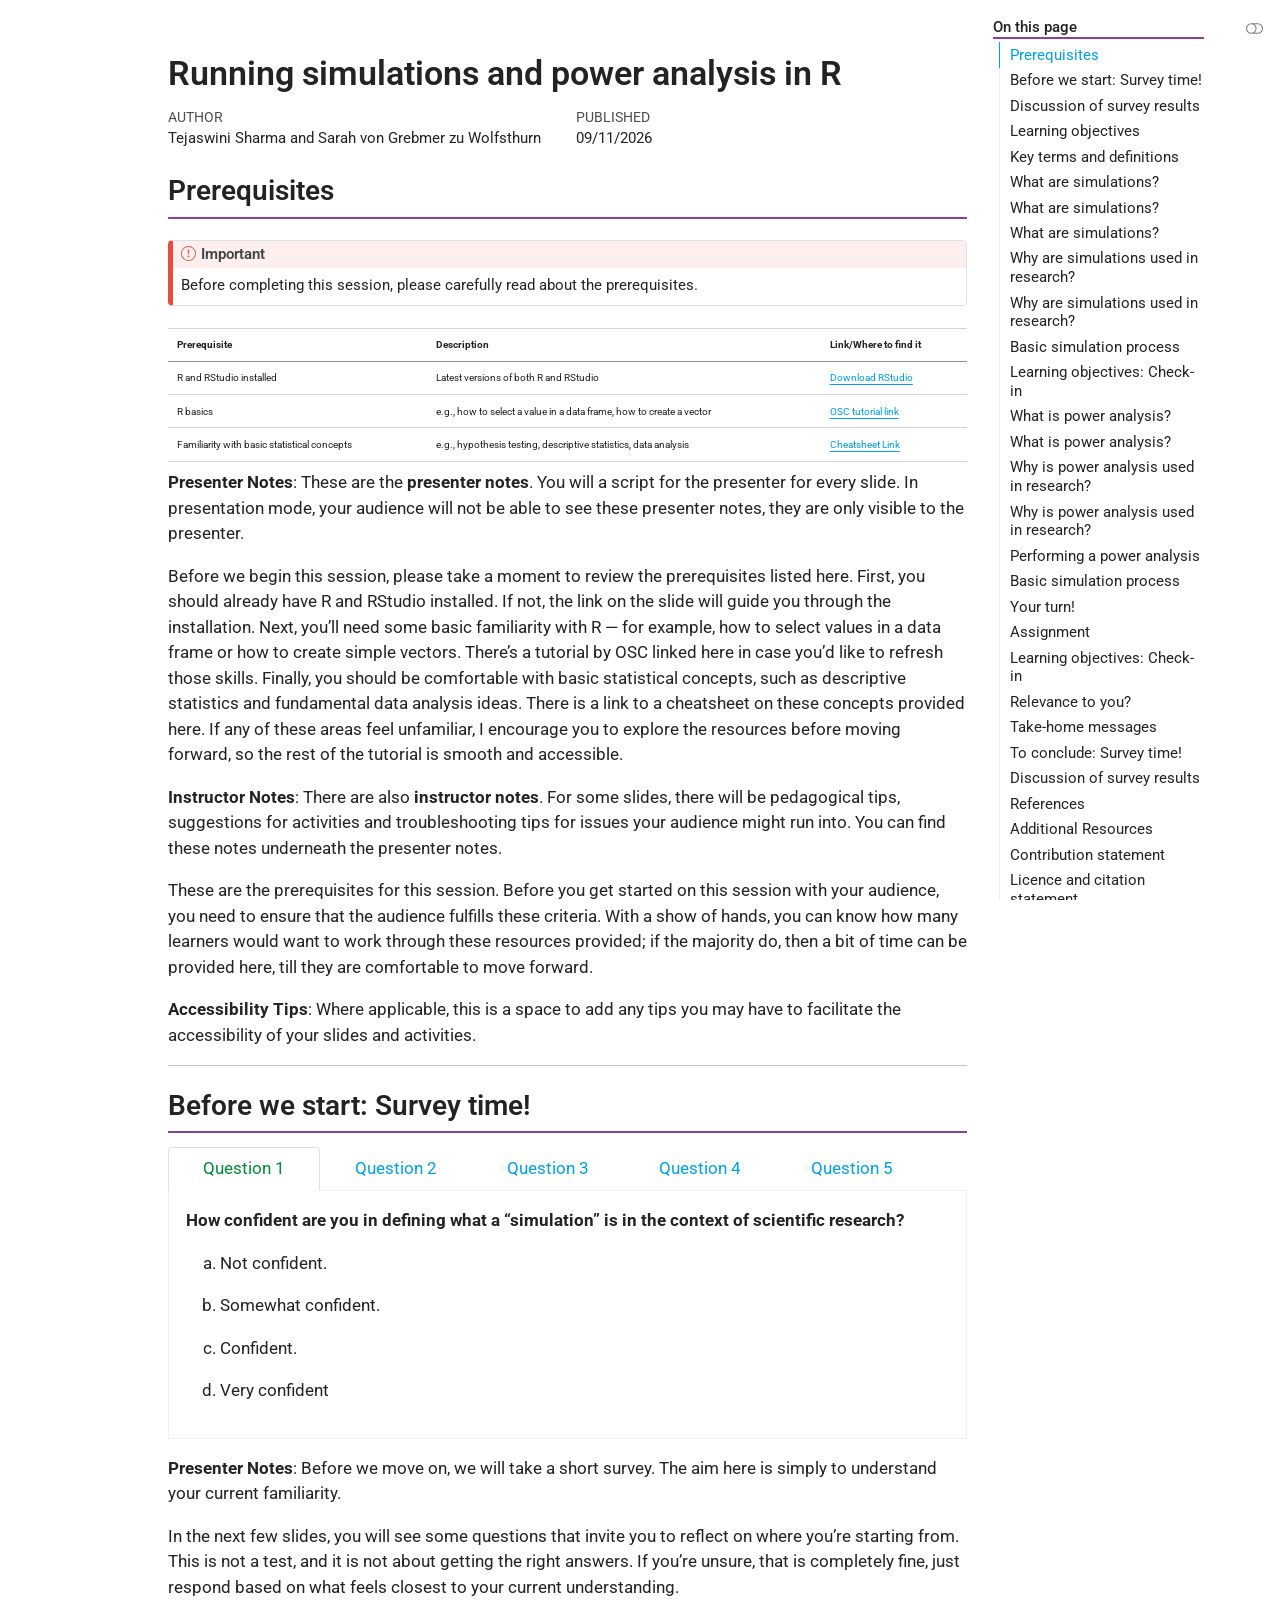
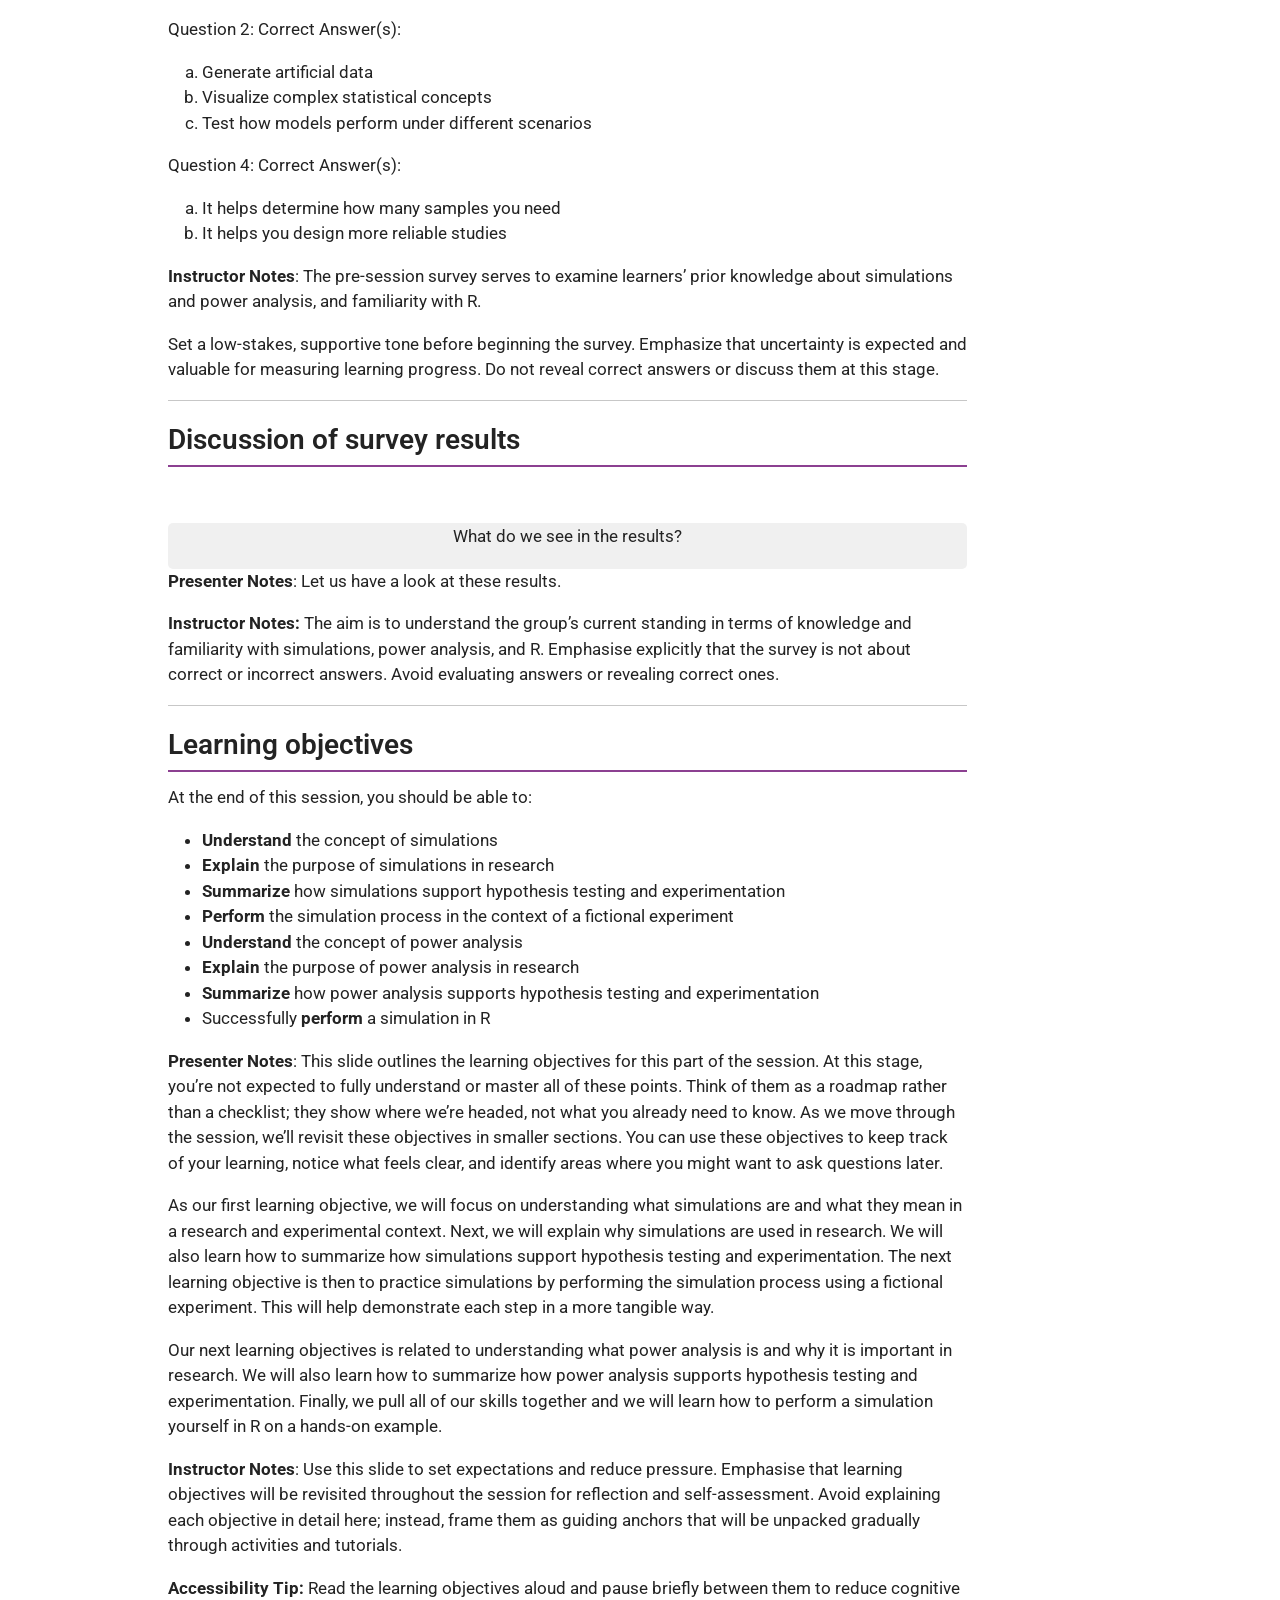
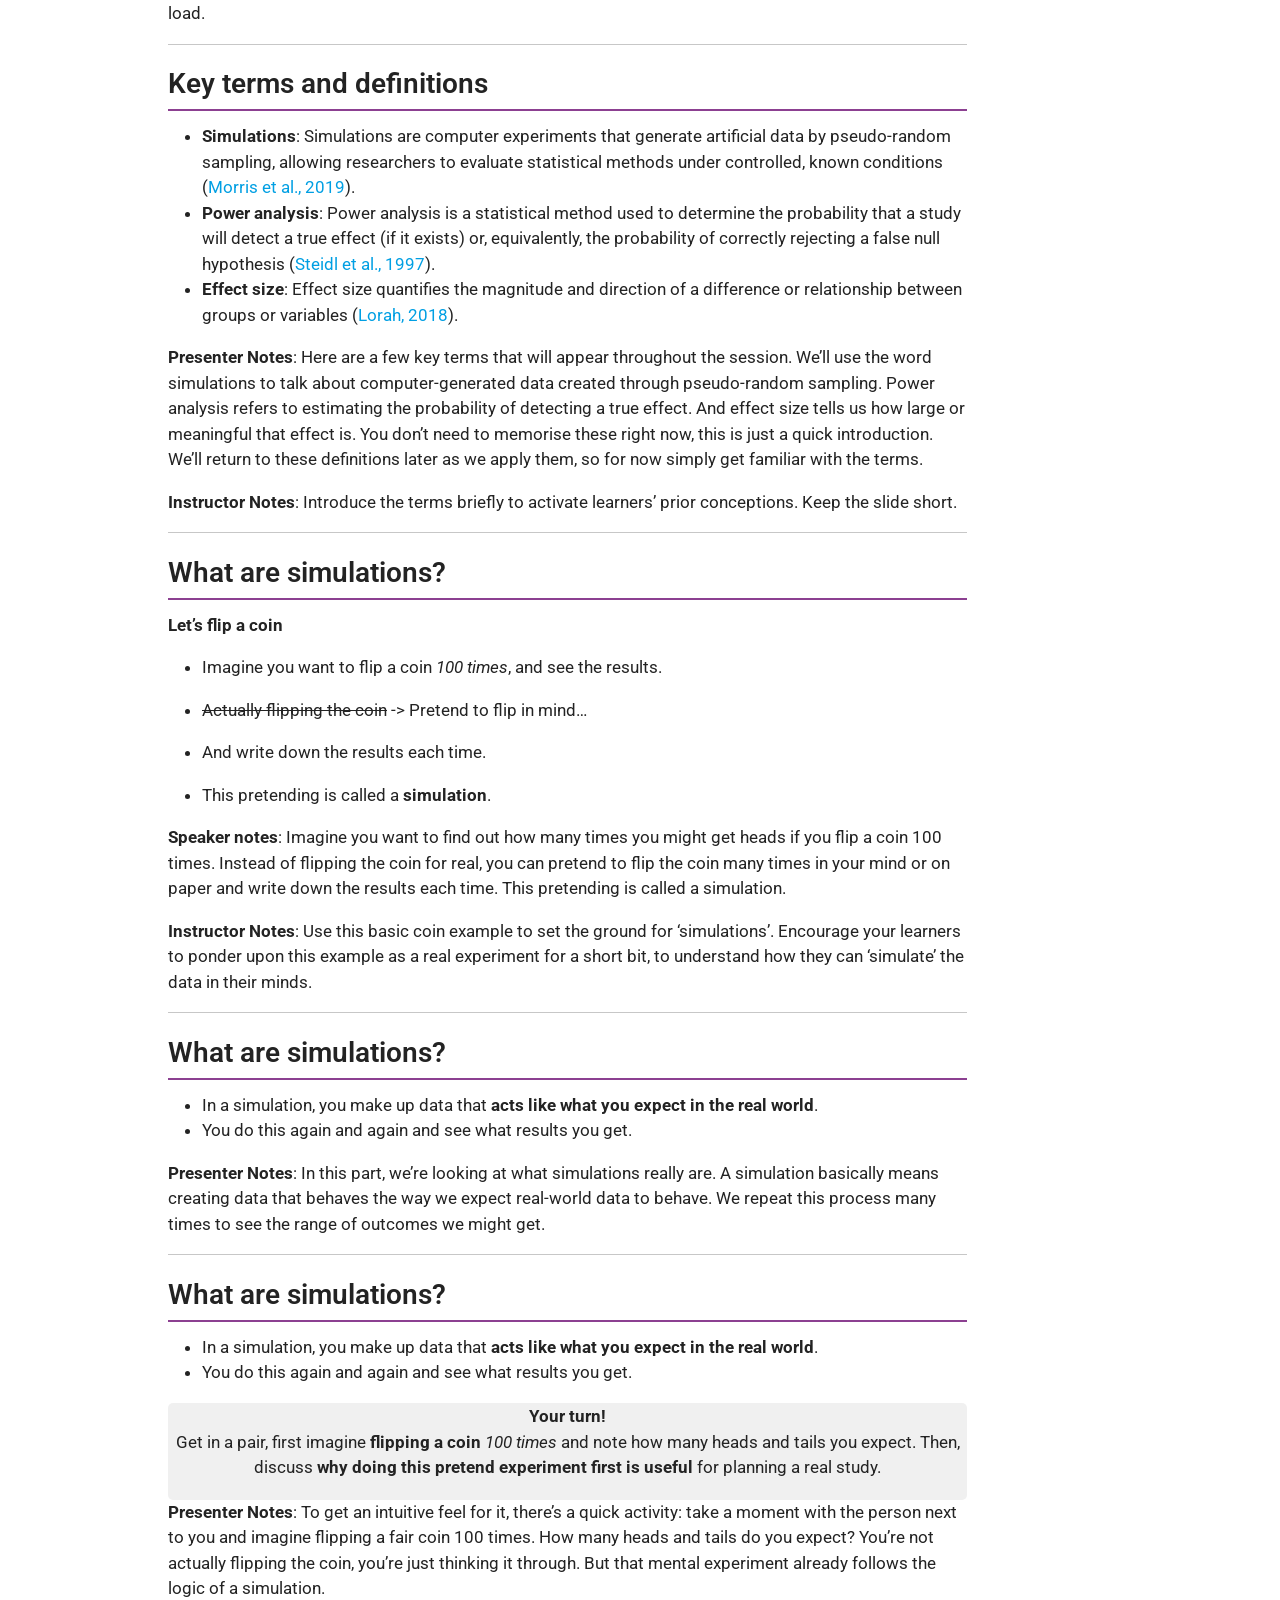
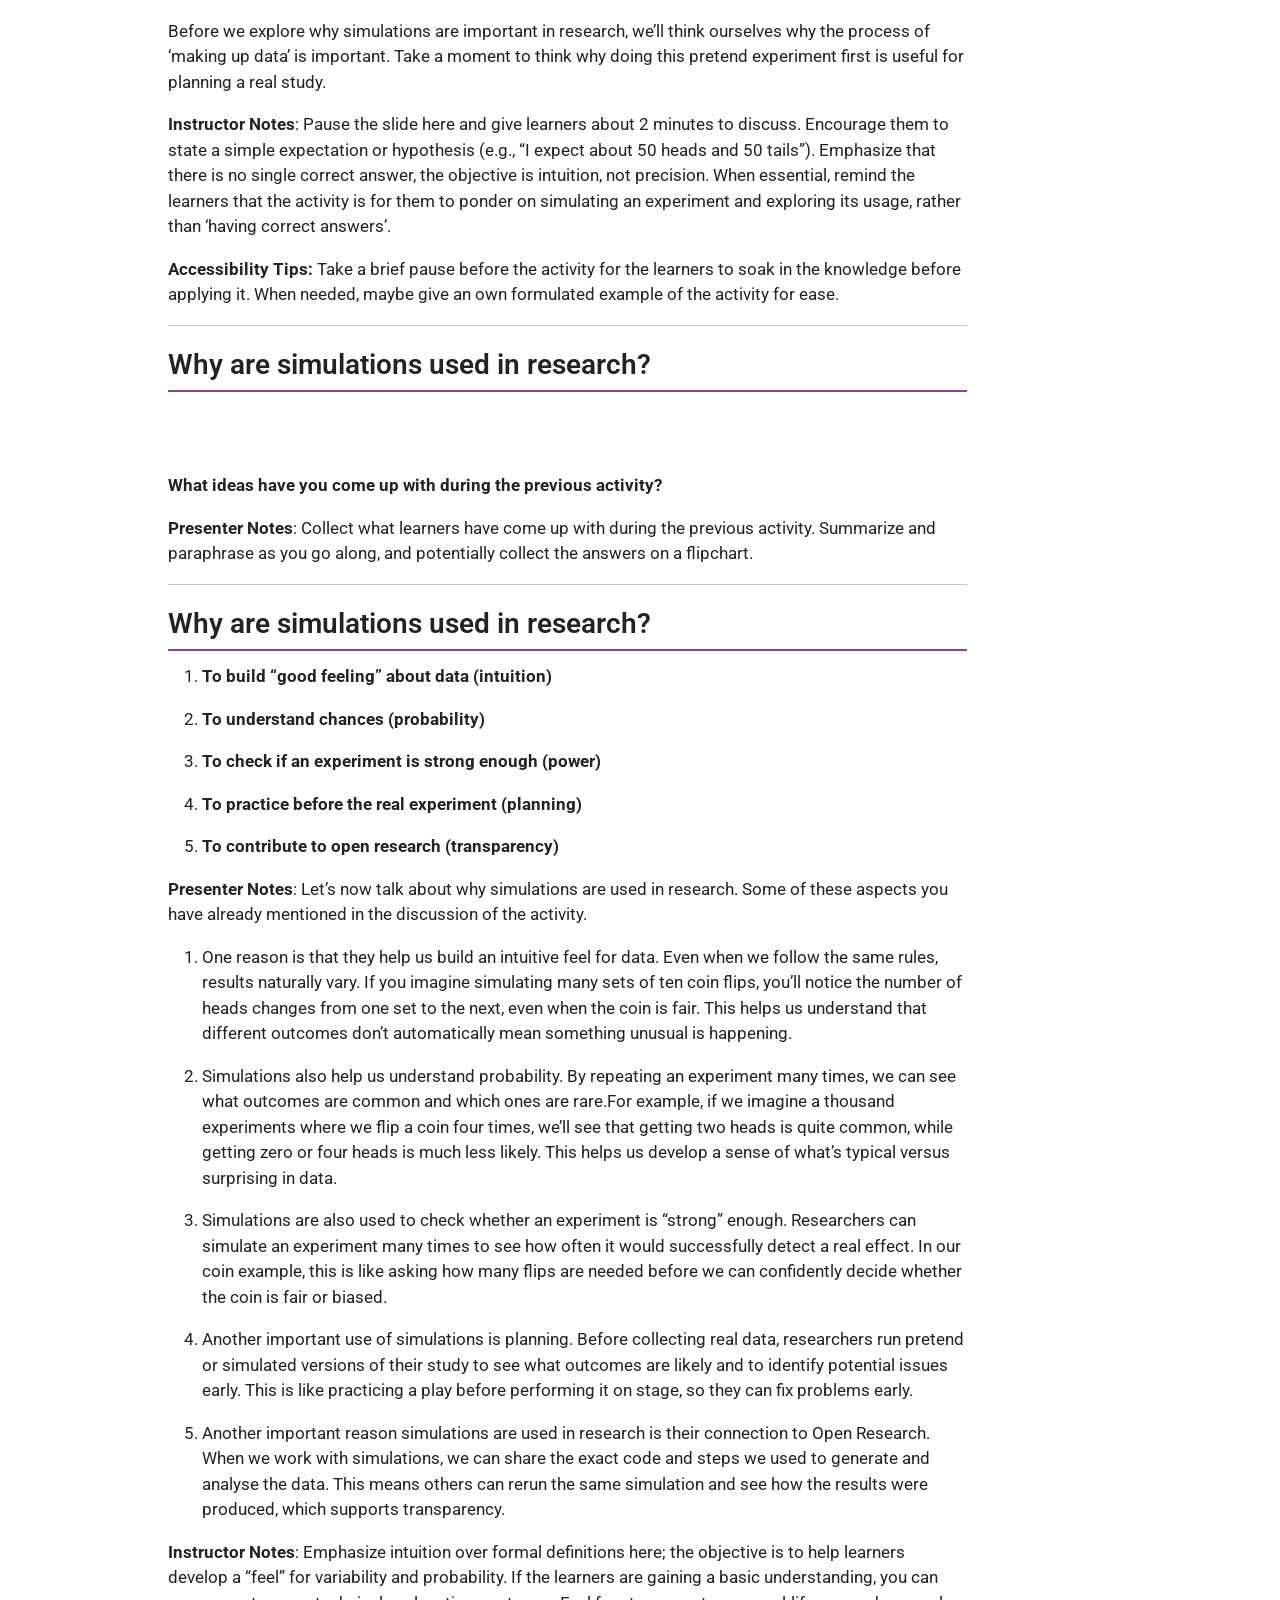
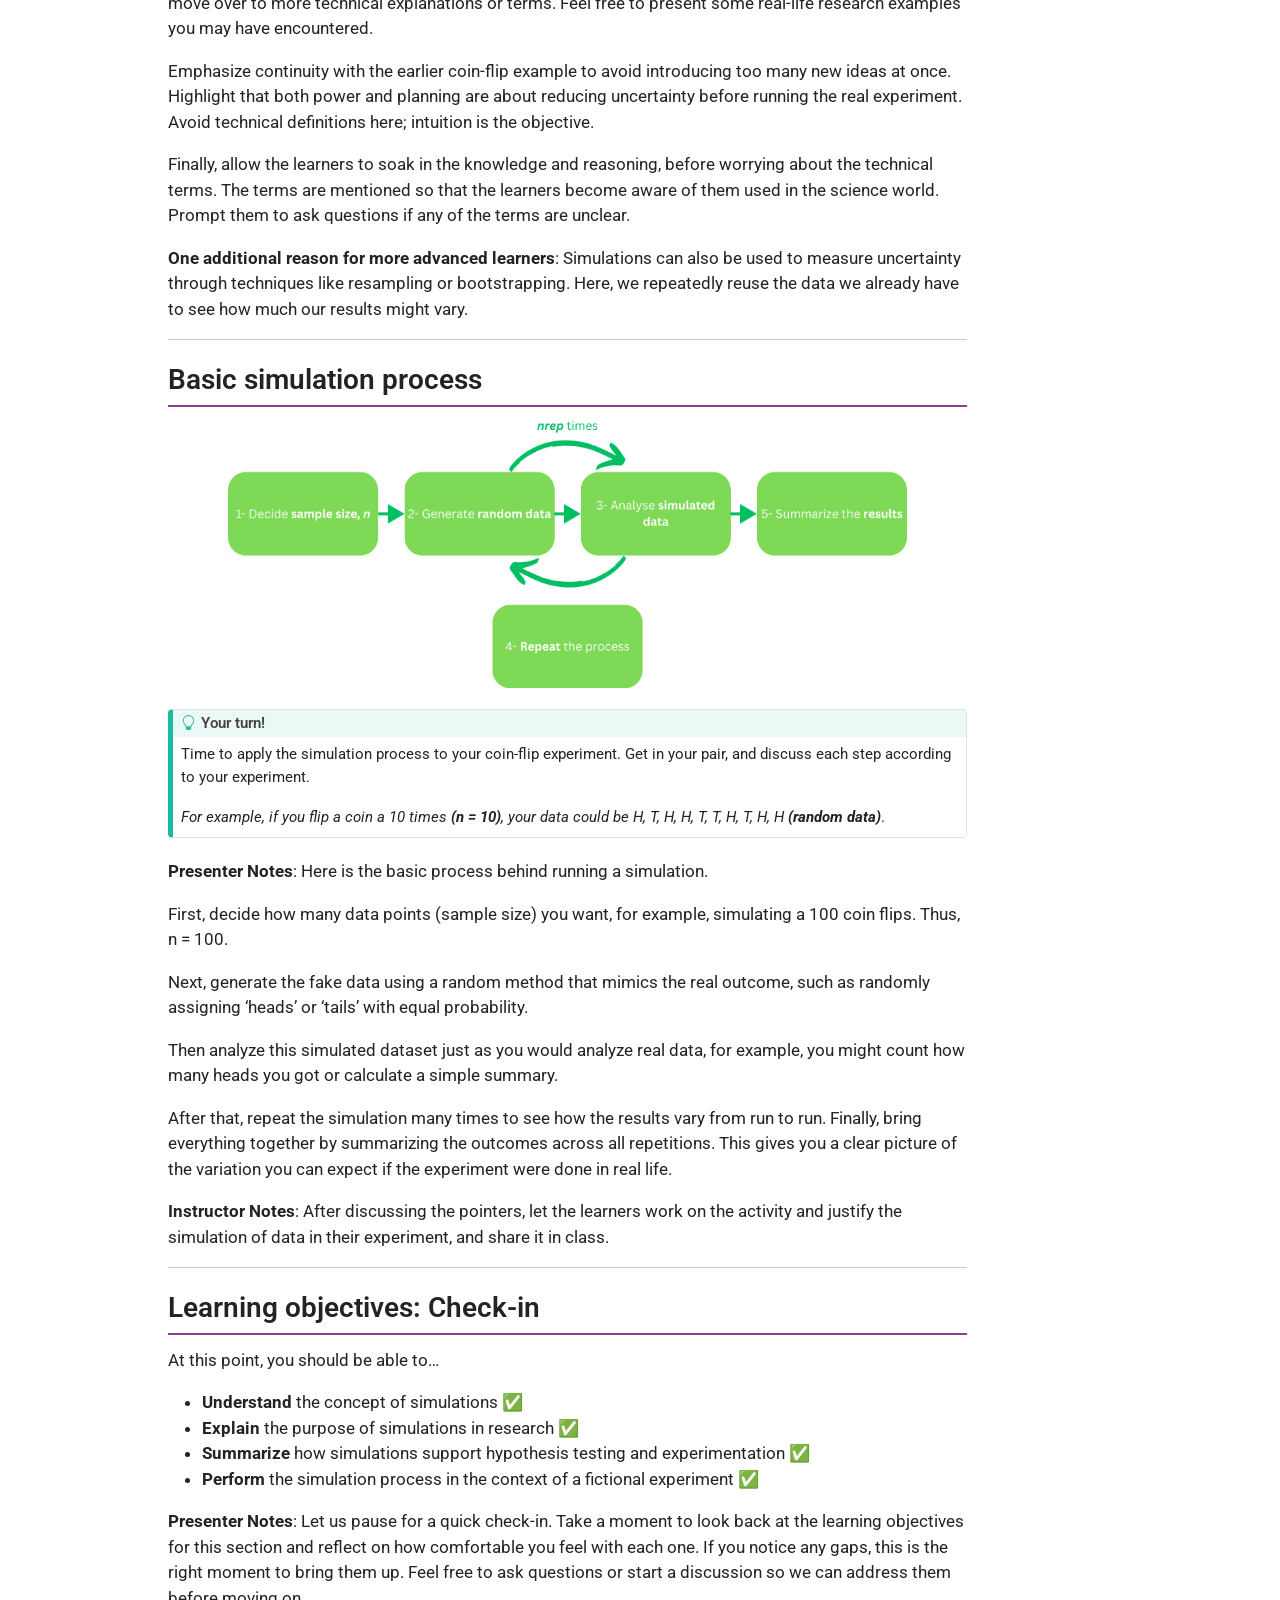
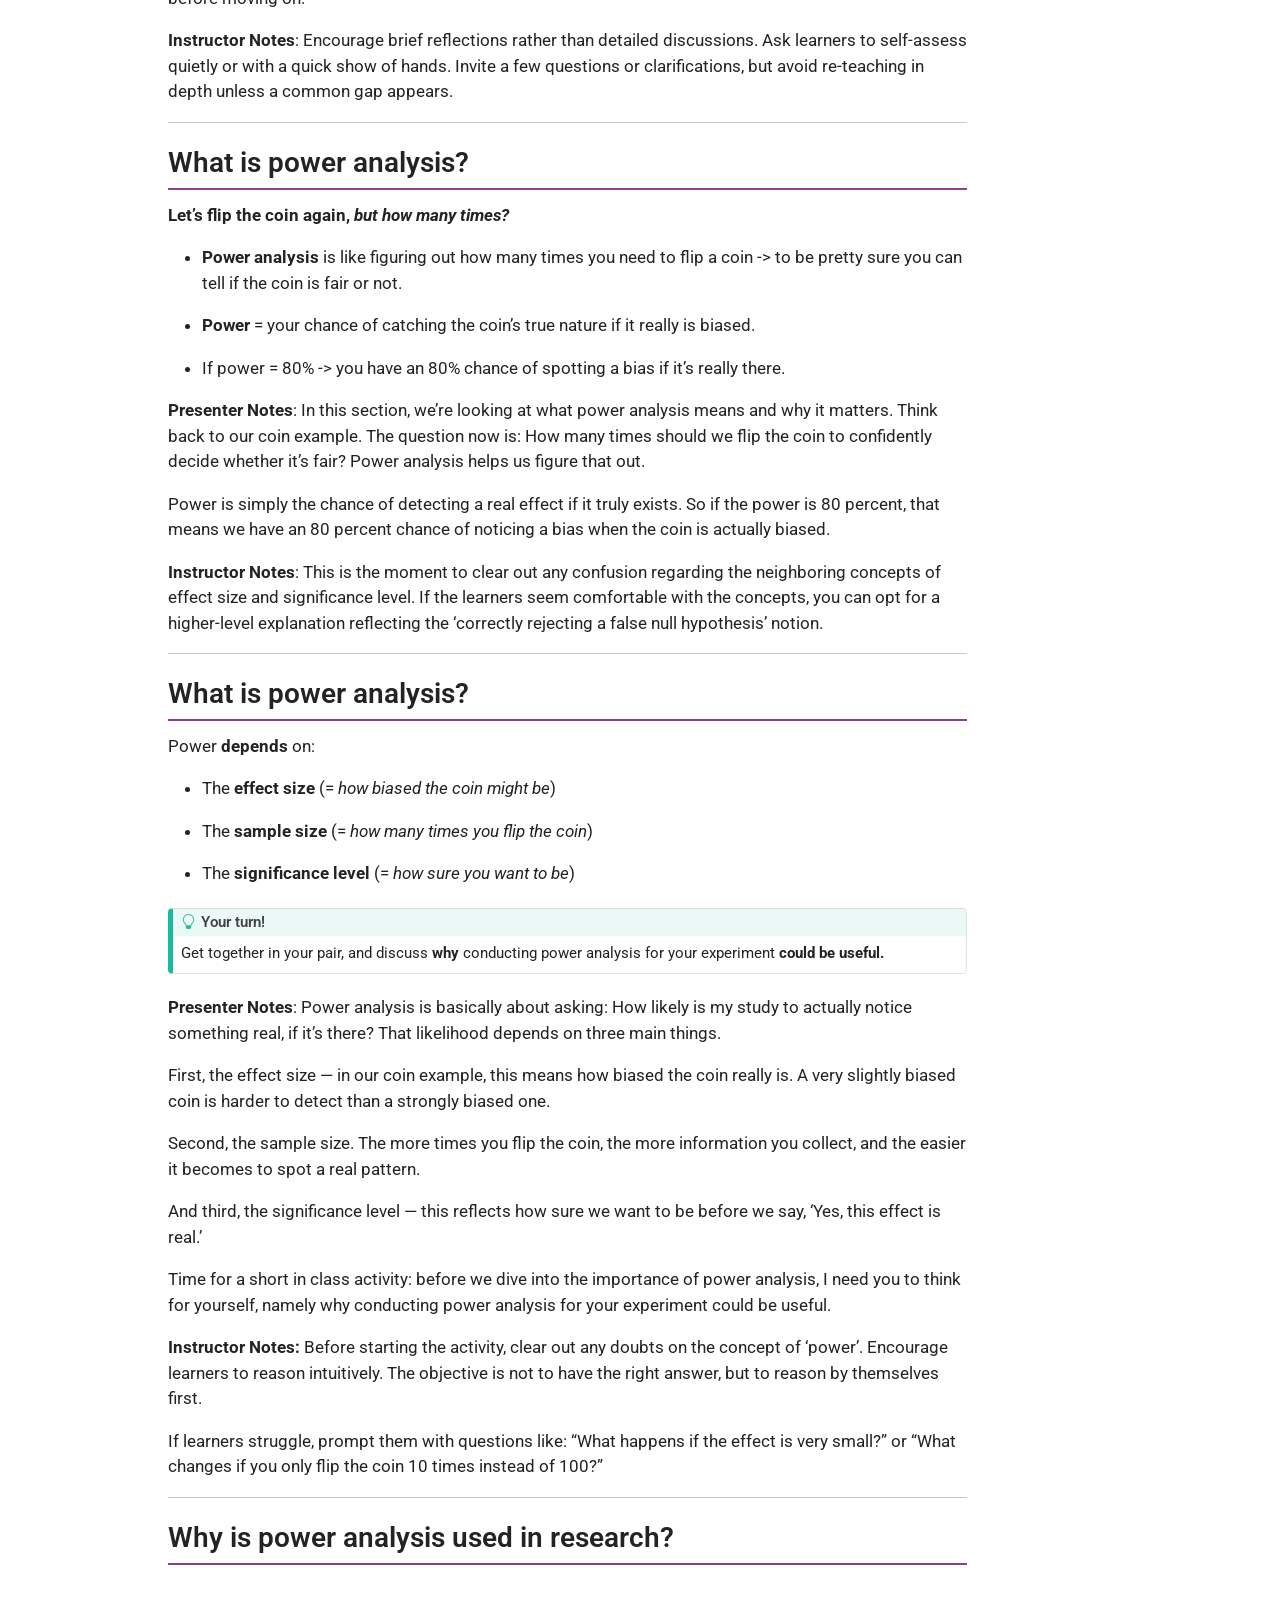
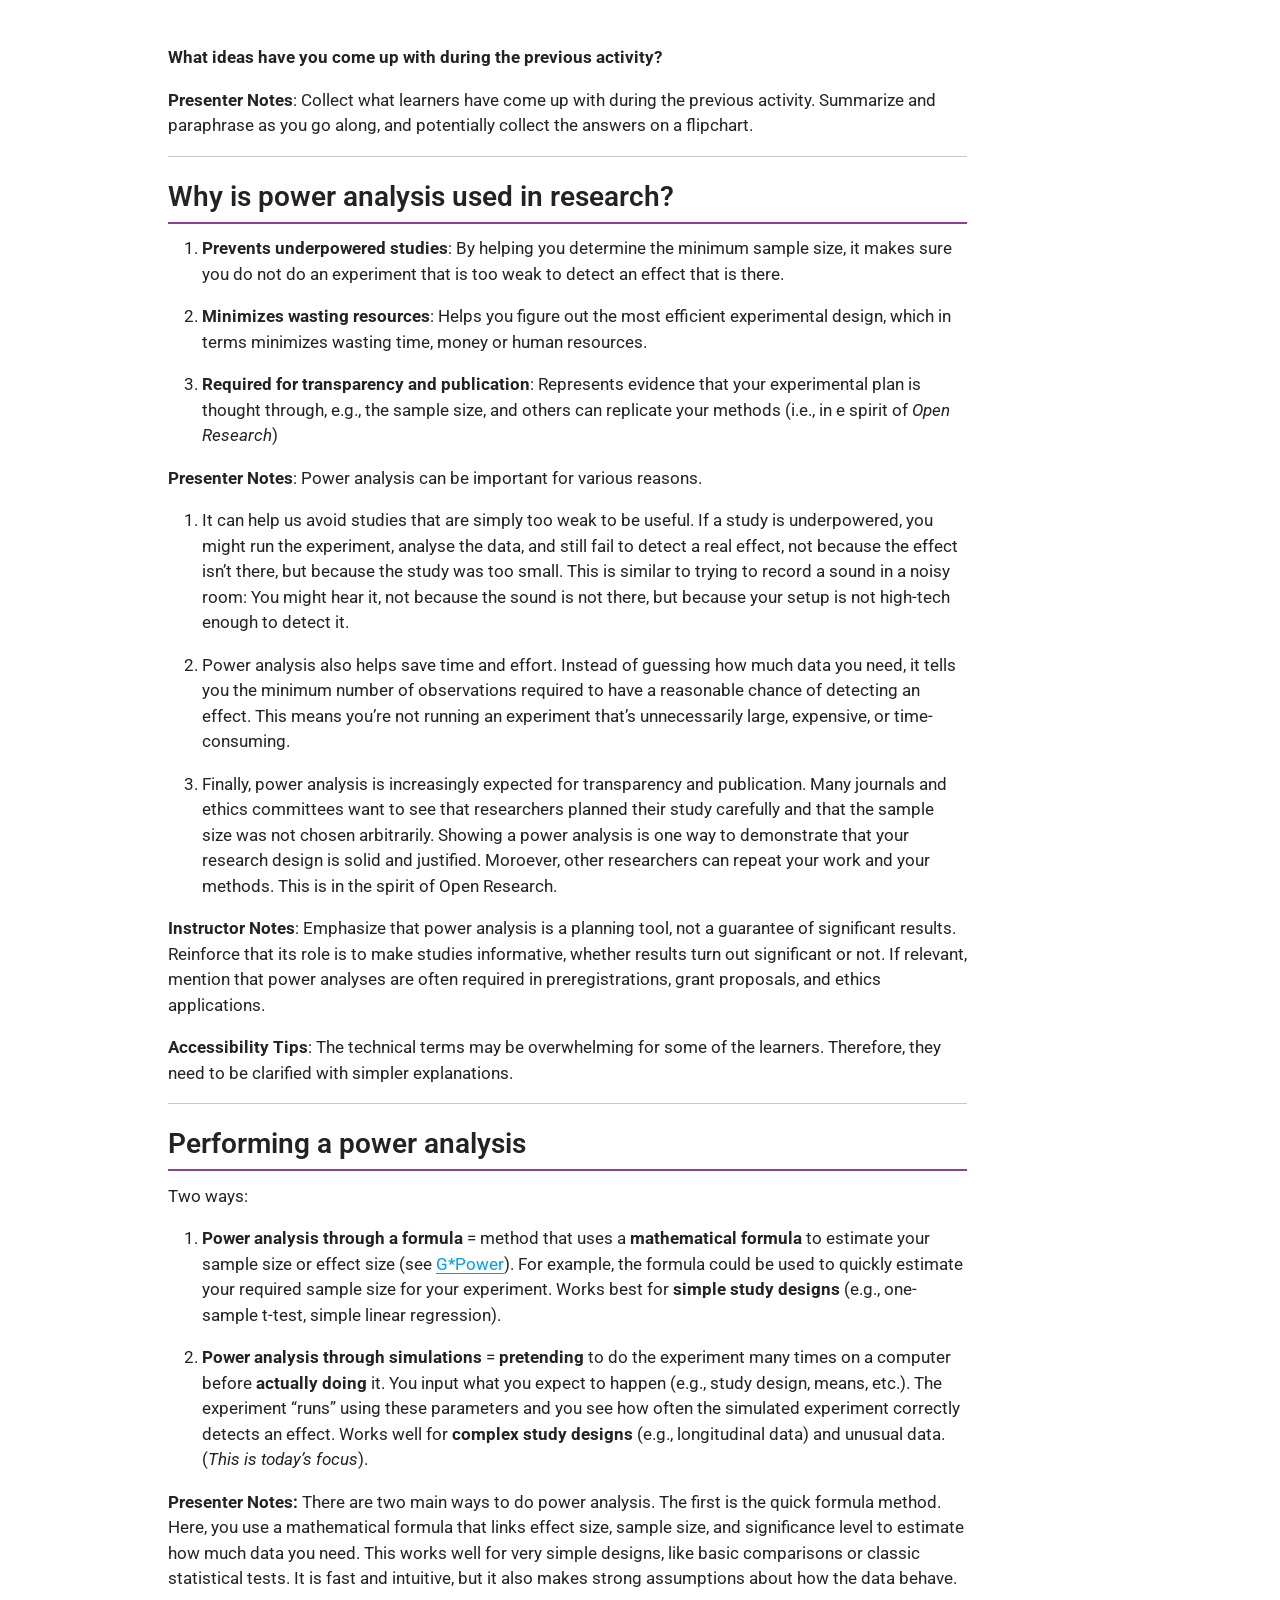
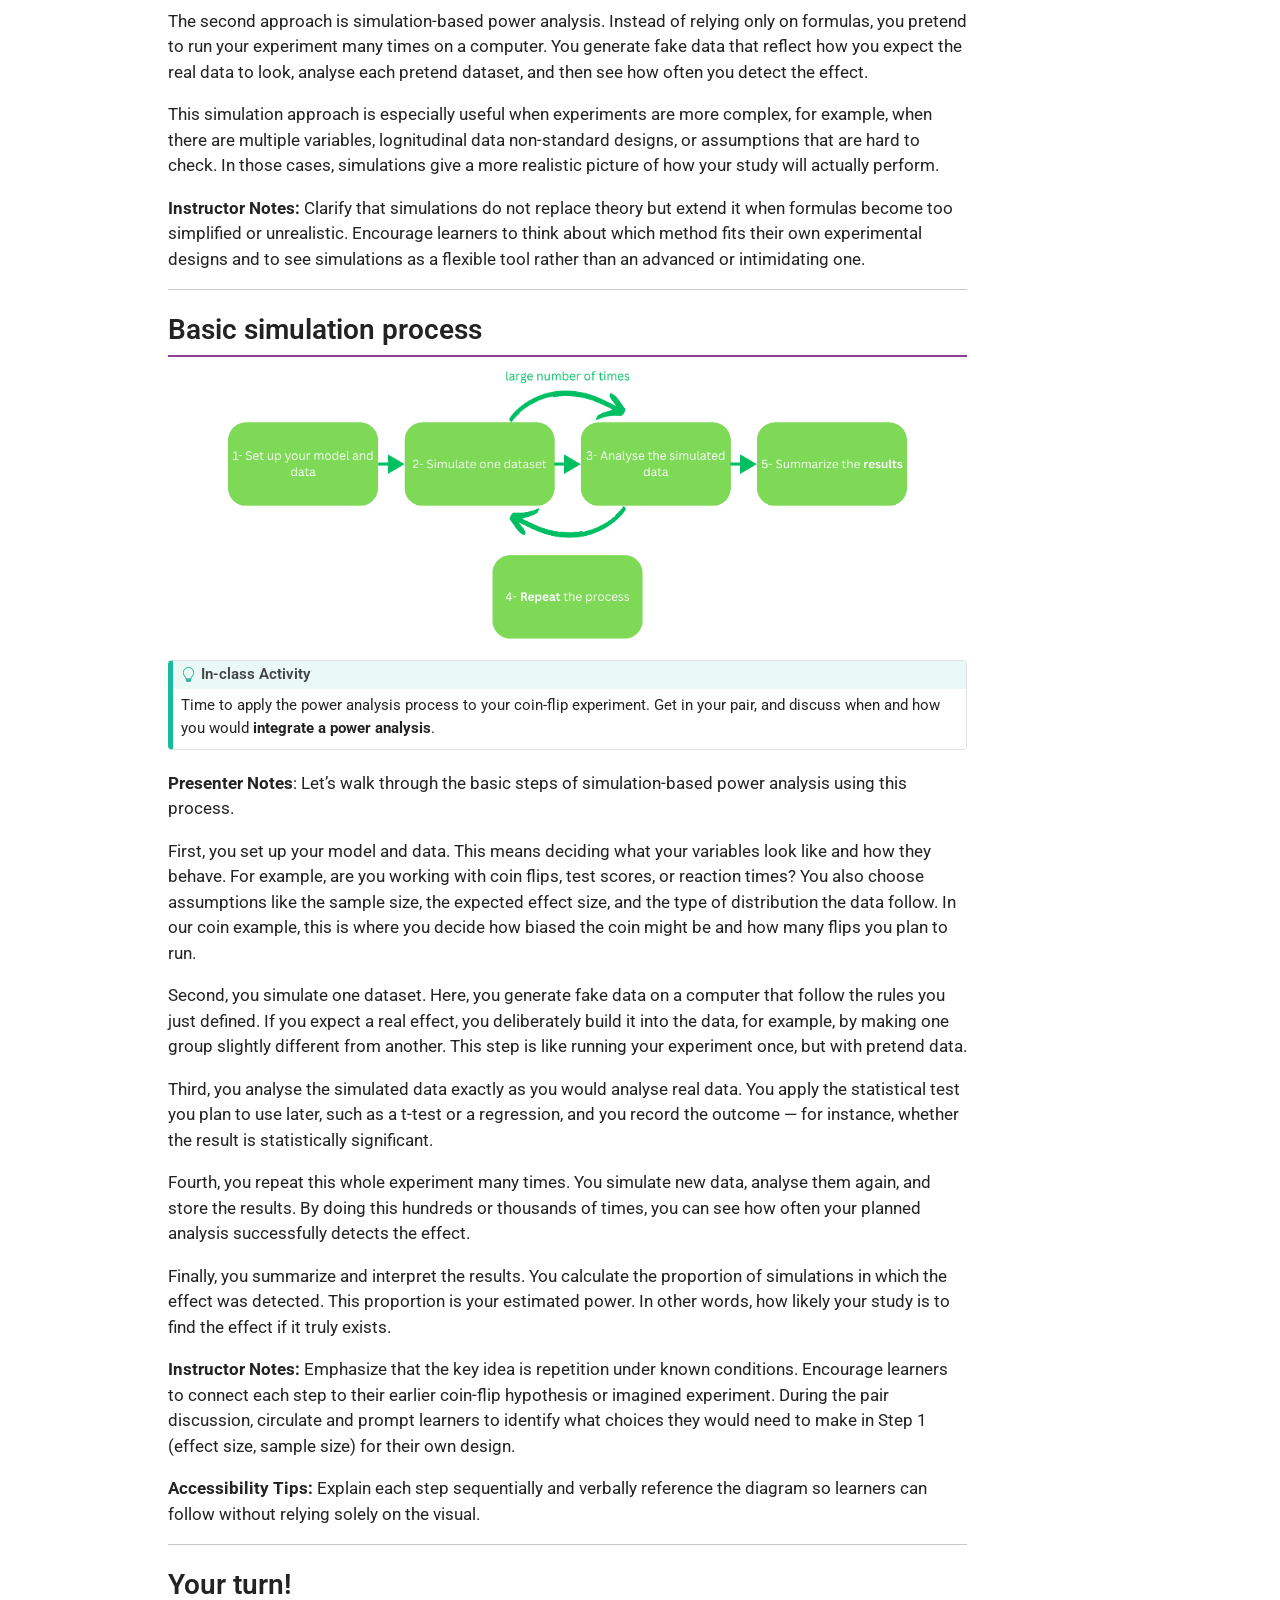
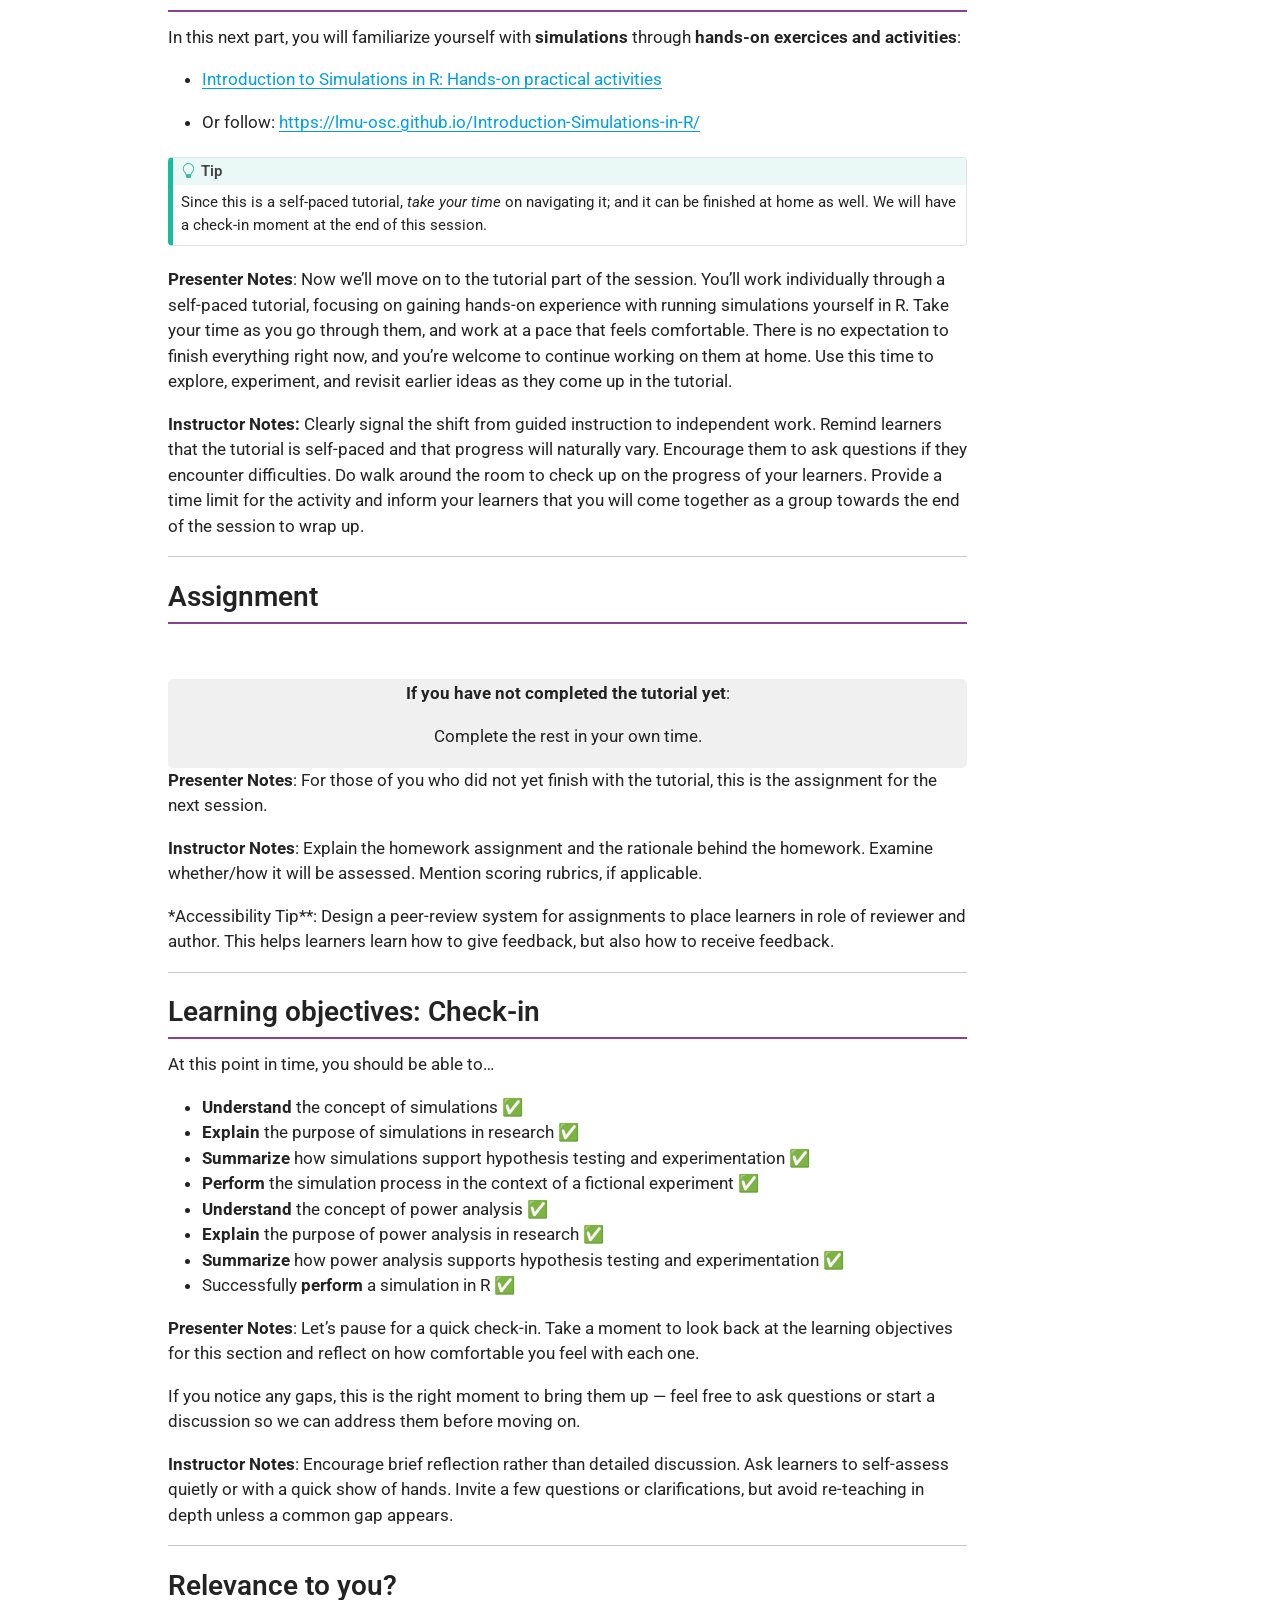
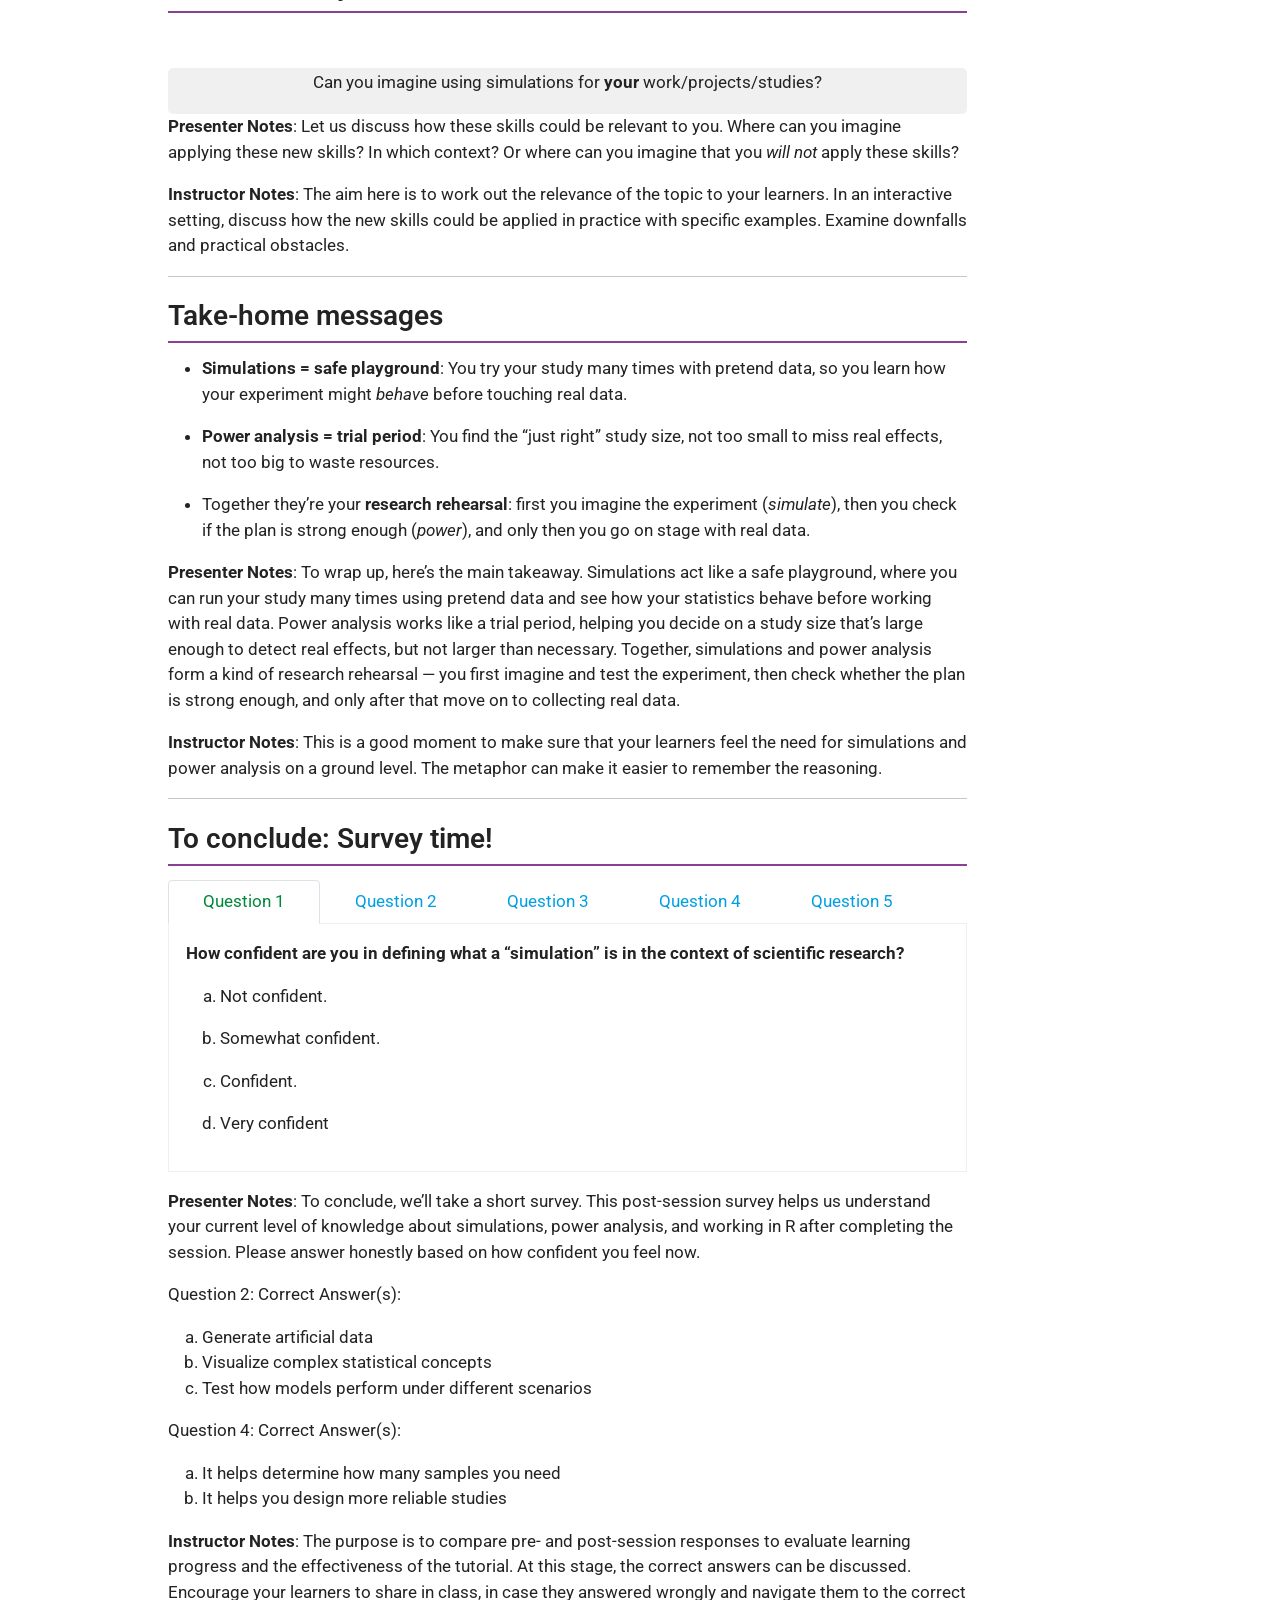
<file: index.html>
<!DOCTYPE html>
<html xmlns="http://www.w3.org/1999/xhtml" lang="en" xml:lang="en"><head>

<meta charset="utf-8">
<meta name="generator" content="quarto-1.11.9">

<meta name="viewport" content="width=device-width, initial-scale=1.0, user-scalable=yes">

<meta name="author" content="Tejaswini Sharma and Sarah von Grebmer zu Wolfsthurn">
<meta name="dcterms.date" content="2026-09-11">

<title>Running simulations and power analysis in R</title>
<style>
/* Default styles provided by pandoc.
** See https://pandoc.org/MANUAL.html#variables-for-html for config info.
*/
span.smallcaps{font-variant: small-caps;}
div.columns{display: flex; gap: 1.5em;}
div.column{flex: auto;}
@media screen {
div.columns{gap: min(4vw, 1.5em);}
div.column{overflow-x: auto;}
}
div.hanging-indent{margin-left: 1.5em; text-indent: -1.5em;}
ul.task-list{list-style: none;}
ul.task-list li input[type="checkbox"] {
  width: 0.8em;
  margin: 0 0.8em 0.2em -1em; /* quarto-specific, see https://github.com/quarto-dev/quarto-cli/issues/4556 */ 
  vertical-align: middle;
}
/* CSS for citations */
div.csl-bib-body { }
div.csl-entry {
  clear: both;
  margin-bottom: 0em;
}
.hanging-indent div.csl-entry {
  margin-left:2em;
  text-indent:-2em;
}
div.csl-left-margin {
  min-width:2em;
  float:left;
}
div.csl-right-inline {
  margin-left:2em;
  padding-left:1em;
}
div.csl-indent {
  margin-left: 2em;
}</style>


<script src="site_libs/quarto-nav/quarto-nav.js"></script>
<script src="site_libs/clipboard/clipboard.min.js"></script>
<script src="site_libs/quarto-search/autocomplete.umd.js"></script>
<script src="site_libs/quarto-search/fuse.min.js"></script>
<script src="site_libs/quarto-search/quarto-search.js"></script>
<meta name="quarto:offset" content="./">
<link href="site_libs/quarto-contrib/quarto-project/lmu-osc/osc-brand/lmu-osc-favicon.jpg" rel="icon" type="image/jpeg">
<script src="site_libs/quarto-html/quarto.js" type="module"></script>
<script src="site_libs/quarto-html/tabsets/tabsets.js" type="module"></script>
<script src="site_libs/quarto-html/scrollable-regions/scrollable-regions.js" type="module"></script>
<script src="site_libs/quarto-html/popper.min.js"></script>
<script src="site_libs/quarto-html/tippy.umd.min.js"></script>
<script src="site_libs/quarto-html/anchor.min.js"></script>
<link href="site_libs/quarto-html/tippy.css" rel="stylesheet">
<link href="site_libs/quarto-html/quarto-syntax-highlighting-47407c29e8f0cbb45854e90f85b31c93.css" rel="stylesheet" class="quarto-color-scheme" id="quarto-text-highlighting-styles">
<link href="site_libs/quarto-html/quarto-syntax-highlighting-dark-29bebc711971320925fa0dba636024dd.css" rel="stylesheet" class="quarto-color-scheme quarto-color-alternate" id="quarto-text-highlighting-styles">
<link href="site_libs/quarto-html/quarto-syntax-highlighting-47407c29e8f0cbb45854e90f85b31c93.css" rel="stylesheet" class="quarto-color-scheme-extra" id="quarto-text-highlighting-styles">
<script src="site_libs/bootstrap/bootstrap.min.js"></script>
<link href="site_libs/bootstrap/bootstrap-icons.css" rel="stylesheet">
<link href="site_libs/bootstrap/bootstrap-f3cb2139904eb7c3db8a8fbedb9f6c33.min.css" rel="stylesheet" append-hash="true" class="quarto-color-scheme" id="quarto-bootstrap" data-mode="light">
<link href="site_libs/bootstrap/bootstrap-dark-2050db9f1f5726cb65afa6f8f5766064.min.css" rel="stylesheet" append-hash="true" class="quarto-color-scheme quarto-color-alternate" id="quarto-bootstrap" data-mode="dark">
<link href="site_libs/bootstrap/bootstrap-f3cb2139904eb7c3db8a8fbedb9f6c33.min.css" rel="stylesheet" append-hash="true" class="quarto-color-scheme-extra" id="quarto-bootstrap" data-mode="light">
<script id="quarto-search-options" type="application/json">{
  "location": "sidebar",
  "copy-button": false,
  "collapse-after": 3,
  "panel-placement": "start",
  "type": "textbox",
  "limit": 50,
  "keyboard-shortcut": [
    "f",
    "/",
    "s"
  ],
  "show-item-context": false,
  "language": {
    "search-no-results-text": "No results",
    "search-matching-documents-text": "matching documents",
    "search-copy-link-title": "Copy link to search",
    "search-hide-matches-text": "Hide additional matches",
    "search-more-match-text": "more match in this document",
    "search-more-matches-text": "more matches in this document",
    "search-clear-button-title": "Clear",
    "search-text-placeholder": "",
    "search-detached-cancel-button-title": "Cancel",
    "search-submit-button-title": "Submit",
    "search-label": "Search"
  }
}</script>


</head>

<body class="quarto-light"><a id="quarto-skip-link" class="visually-hidden-focusable" href="#quarto-document-content">Skip to main content</a><script id="quarto-html-before-body" type="application/javascript">
    const toggleBodyColorMode = (bsSheetEl) => {
      const mode = bsSheetEl.getAttribute("data-mode");
      const bodyEl = window.document.querySelector("body");
      if (mode === "dark") {
        bodyEl.classList.add("quarto-dark");
        bodyEl.classList.remove("quarto-light");
      } else {
        bodyEl.classList.add("quarto-light");
        bodyEl.classList.remove("quarto-dark");
      }
    }
    const toggleBodyColorPrimary = () => {
      const bsSheetEl = window.document.querySelector("link#quarto-bootstrap:not([rel=disabled-stylesheet])");
      if (bsSheetEl) {
        toggleBodyColorMode(bsSheetEl);
      }
    }
    const setColorSchemeToggle = (alternate) => {
      const toggles = window.document.querySelectorAll('.quarto-color-scheme-toggle');
      for (let i=0; i < toggles.length; i++) {
        const toggle = toggles[i];
        if (toggle) {
          toggle.setAttribute("aria-checked", alternate ? "true" : "false");
          if (alternate) {
            toggle.classList.add("alternate");
          } else {
            toggle.classList.remove("alternate");
          }
        }
      }
    };
    const toggleColorMode = (alternate) => {
      // Switch the stylesheets
      const primaryStylesheets = window.document.querySelectorAll('link.quarto-color-scheme:not(.quarto-color-alternate)');
      const alternateStylesheets = window.document.querySelectorAll('link.quarto-color-scheme.quarto-color-alternate');
      manageTransitions('#quarto-margin-sidebar .nav-link', false);
      if (alternate) {
        // note: dark is layered on light, we don't disable primary!
        enableStylesheet(alternateStylesheets);
        for (const sheetNode of alternateStylesheets) {
          if (sheetNode.id === "quarto-bootstrap") {
            toggleBodyColorMode(sheetNode);
          }
        }
      } else {
        disableStylesheet(alternateStylesheets);
        enableStylesheet(primaryStylesheets)
        toggleBodyColorPrimary();
      }
      manageTransitions('#quarto-margin-sidebar .nav-link', true);
      // Switch the toggles
      setColorSchemeToggle(alternate)
    }
    // Hack to workaround the fact that safari doesn't
    // properly recolor the scrollbar when toggling (#1455).
    // Not run on load: stylesheets are set before first paint there, and
    // scrolling would undo the scroll to a URL fragment (#14973).
    // The one pixel nudge keeps the reader where they were.
    const refreshSafariScrollbar = () => {
      if (navigator.userAgent.indexOf('Safari') > 0 && navigator.userAgent.indexOf('Chrome') == -1) {
        manageTransitions("body", false);
        const scrollY = window.scrollY;
        window.scrollTo(0, scrollY > 0 ? scrollY - 1 : 1);
        setTimeout(() => {
          window.scrollTo(0, scrollY);
          manageTransitions("body", true);
        }, 40);
      }
    }
    const disableStylesheet = (stylesheets) => {
      for (let i=0; i < stylesheets.length; i++) {
        const stylesheet = stylesheets[i];
        stylesheet.rel = 'disabled-stylesheet';
      }
    }
    const enableStylesheet = (stylesheets) => {
      for (let i=0; i < stylesheets.length; i++) {
        const stylesheet = stylesheets[i];
        if(stylesheet.rel !== 'stylesheet') { // for Chrome, which will still FOUC without this check
          stylesheet.rel = 'stylesheet';
        }
      }
    }
    const manageTransitions = (selector, allowTransitions) => {
      const els = window.document.querySelectorAll(selector);
      for (let i=0; i < els.length; i++) {
        const el = els[i];
        if (allowTransitions) {
          el.classList.remove('notransition');
        } else {
          el.classList.add('notransition');
        }
      }
    }
    const isFileUrl = () => {
      return window.location.protocol === 'file:';
    }
    const hasAlternateSentinel = () => {
      let styleSentinel = getColorSchemeSentinel();
      if (styleSentinel !== null) {
        return styleSentinel === "alternate";
      } else {
        return false;
      }
    }
    const setStyleSentinel = (alternate) => {
      const value = alternate ? "alternate" : "default";
      if (!isFileUrl()) {
        window.localStorage.setItem("quarto-color-scheme", value);
      } else {
        localAlternateSentinel = value;
      }
    }
    const getColorSchemeSentinel = () => {
      if (!isFileUrl()) {
        const storageValue = window.localStorage.getItem("quarto-color-scheme");
        return storageValue != null ? storageValue : localAlternateSentinel;
      } else {
        return localAlternateSentinel;
      }
    }
    const toggleGiscusIfUsed = (isAlternate, darkModeDefault) => {
      const baseTheme = document.querySelector('#giscus-base-theme')?.value ?? 'light';
      const alternateTheme = document.querySelector('#giscus-alt-theme')?.value ?? 'dark';
      let newTheme = '';
      if(authorPrefersDark) {
        newTheme = isAlternate ? baseTheme : alternateTheme;
      } else {
        newTheme = isAlternate ? alternateTheme : baseTheme;
      }
      const changeGiscusTheme = () => {
        // From: https://github.com/giscus/giscus/issues/336
        const sendMessage = (message) => {
          const iframe = document.querySelector('iframe.giscus-frame');
          if (!iframe) return;
          iframe.contentWindow.postMessage({ giscus: message }, 'https://giscus.app');
        }
        sendMessage({
          setConfig: {
            theme: newTheme
          }
        });
      }
      const isGiscussLoaded = window.document.querySelector('iframe.giscus-frame') !== null;
      if (isGiscussLoaded) {
        changeGiscusTheme();
      }
    };
    const authorPrefersDark = false;
    const darkModeDefault = authorPrefersDark;
      document.querySelector('link#quarto-text-highlighting-styles.quarto-color-scheme-extra').rel = 'disabled-stylesheet';
      document.querySelector('link#quarto-bootstrap.quarto-color-scheme-extra').rel = 'disabled-stylesheet';
    let localAlternateSentinel = darkModeDefault ? 'alternate' : 'default';
    // Dark / light mode switch
    window.quartoToggleColorScheme = () => {
      // Read the current dark / light value
      let toAlternate = !hasAlternateSentinel();
      toggleColorMode(toAlternate);
      refreshSafariScrollbar();
      setStyleSentinel(toAlternate);
      toggleGiscusIfUsed(toAlternate, darkModeDefault);
      window.dispatchEvent(new Event('resize'));
    };
    // Switch to dark mode if need be
    if (hasAlternateSentinel()) {
      toggleColorMode(true);
    } else {
      toggleColorMode(false);
    }
  </script>

<div id="quarto-search-results"></div>
<!-- content -->
<div id="quarto-content" class="quarto-container page-columns page-rows-contents page-layout-article">
<!-- sidebar -->
<!-- margin-sidebar -->
    <div id="quarto-margin-sidebar" class="sidebar margin-sidebar">
        <nav id="TOC" role="doc-toc" aria-labelledby="toc-title" class="toc-active">
    <h2 id="toc-title">On this page</h2>
   
  <ul>
  <li><a href="#prerequisites" id="toc-prerequisites" class="nav-link active" data-scroll-target="#prerequisites">Prerequisites</a></li>
  <li><a href="#before-we-start-survey-time" id="toc-before-we-start-survey-time" class="nav-link" data-scroll-target="#before-we-start-survey-time">Before we start: Survey time!</a></li>
  <li><a href="#discussion-of-survey-results" id="toc-discussion-of-survey-results" class="nav-link" data-scroll-target="#discussion-of-survey-results">Discussion of survey results</a></li>
  <li><a href="#learning-objectives" id="toc-learning-objectives" class="nav-link" data-scroll-target="#learning-objectives">Learning objectives</a></li>
  <li><a href="#key-terms-and-definitions" id="toc-key-terms-and-definitions" class="nav-link" data-scroll-target="#key-terms-and-definitions">Key terms and definitions</a></li>
  <li><a href="#what-are-simulations" id="toc-what-are-simulations" class="nav-link" data-scroll-target="#what-are-simulations">What are simulations?</a></li>
  <li><a href="#what-are-simulations-1" id="toc-what-are-simulations-1" class="nav-link" data-scroll-target="#what-are-simulations-1">What are simulations?</a></li>
  <li><a href="#what-are-simulations-2" id="toc-what-are-simulations-2" class="nav-link" data-scroll-target="#what-are-simulations-2">What are simulations?</a></li>
  <li><a href="#why-are-simulations-used-in-research" id="toc-why-are-simulations-used-in-research" class="nav-link" data-scroll-target="#why-are-simulations-used-in-research">Why are simulations used in research?</a></li>
  <li><a href="#why-are-simulations-used-in-research-1" id="toc-why-are-simulations-used-in-research-1" class="nav-link" data-scroll-target="#why-are-simulations-used-in-research-1">Why are simulations used in research?</a></li>
  <li><a href="#basic-simulation-process" id="toc-basic-simulation-process" class="nav-link" data-scroll-target="#basic-simulation-process">Basic simulation process</a></li>
  <li><a href="#learning-objectives-check-in" id="toc-learning-objectives-check-in" class="nav-link" data-scroll-target="#learning-objectives-check-in">Learning objectives: Check-in</a></li>
  <li><a href="#what-is-power-analysis" id="toc-what-is-power-analysis" class="nav-link" data-scroll-target="#what-is-power-analysis">What is power analysis?</a></li>
  <li><a href="#what-is-power-analysis-1" id="toc-what-is-power-analysis-1" class="nav-link" data-scroll-target="#what-is-power-analysis-1">What is power analysis?</a></li>
  <li><a href="#why-is-power-analysis-used-in-research" id="toc-why-is-power-analysis-used-in-research" class="nav-link" data-scroll-target="#why-is-power-analysis-used-in-research">Why is power analysis used in research?</a></li>
  <li><a href="#why-is-power-analysis-used-in-research-1" id="toc-why-is-power-analysis-used-in-research-1" class="nav-link" data-scroll-target="#why-is-power-analysis-used-in-research-1">Why is power analysis used in research?</a></li>
  <li><a href="#performing-a-power-analysis" id="toc-performing-a-power-analysis" class="nav-link" data-scroll-target="#performing-a-power-analysis">Performing a power analysis</a></li>
  <li><a href="#basic-simulation-process-1" id="toc-basic-simulation-process-1" class="nav-link" data-scroll-target="#basic-simulation-process-1">Basic simulation process</a></li>
  <li><a href="#your-turn-2" id="toc-your-turn-2" class="nav-link" data-scroll-target="#your-turn-2">Your turn!</a></li>
  <li><a href="#assignment" id="toc-assignment" class="nav-link" data-scroll-target="#assignment">Assignment</a></li>
  <li><a href="#learning-objectives-check-in-1" id="toc-learning-objectives-check-in-1" class="nav-link" data-scroll-target="#learning-objectives-check-in-1">Learning objectives: Check-in</a></li>
  <li><a href="#relevance-to-you" id="toc-relevance-to-you" class="nav-link" data-scroll-target="#relevance-to-you">Relevance to you?</a></li>
  <li><a href="#take-home-messages" id="toc-take-home-messages" class="nav-link" data-scroll-target="#take-home-messages">Take-home messages</a></li>
  <li><a href="#to-conclude-survey-time" id="toc-to-conclude-survey-time" class="nav-link" data-scroll-target="#to-conclude-survey-time">To conclude: Survey time!</a></li>
  <li><a href="#discussion-of-survey-results-1" id="toc-discussion-of-survey-results-1" class="nav-link" data-scroll-target="#discussion-of-survey-results-1">Discussion of survey results</a></li>
  <li><a href="#references" id="toc-references" class="nav-link" data-scroll-target="#references">References</a></li>
  <li><a href="#additional-resources" id="toc-additional-resources" class="nav-link" data-scroll-target="#additional-resources">Additional Resources</a></li>
  <li><a href="#contribution-statement" id="toc-contribution-statement" class="nav-link" data-scroll-target="#contribution-statement">Contribution statement</a></li>
  <li><a href="#licence-and-citation-statement" id="toc-licence-and-citation-statement" class="nav-link" data-scroll-target="#licence-and-citation-statement">Licence and citation statement</a></li>
  </ul>
<div class="quarto-alternate-formats"><h2>Other Formats</h2><ul><li><a href="slides-simulations-revealjs.html"><i class="bi bi-file-slides"></i>RevealJS</a></li><li><a href="slides-simulations.pdf"><i class="bi bi-file-pdf"></i>PDF</a></li><li><a href="slides-simulations.pptx"><i class="bi bi-file-slides"></i>Powerpoint (osc-brand)</a></li></ul></div></nav>
    </div>
<!-- main -->
<main class="content" id="quarto-document-content" tabindex="-1">


<header id="title-block-header" class="quarto-title-block default">
<div class="quarto-title">
<h1 class="title">Running simulations and power analysis in R</h1>
</div>



<div class="quarto-title-meta">

    <div>
    <div class="quarto-title-meta-heading">Author</div>
    <div class="quarto-title-meta-contents">
             <p>Tejaswini Sharma and Sarah von Grebmer zu Wolfsthurn </p>
          </div>
  </div>
    
    <div>
    <div class="quarto-title-meta-heading">Published</div>
    <div class="quarto-title-meta-contents">
      <p class="date">09/11/2026</p>
    </div>
  </div>
  
    
  </div>
  


</header>


<section id="prerequisites" class="level2">
<h2 class="anchored" data-anchor-id="prerequisites">Prerequisites</h2>
<div class="callout callout-style-default callout-important callout-titled">
<div class="callout-header d-flex align-content-center">
<div class="callout-icon-container">
<i class="callout-icon"></i>
</div>
<div class="callout-title-container flex-fill">
Important
</div>
</div>
<div class="callout-body-container callout-body">
<p>Before completing this session, please carefully read about the prerequisites.</p>
</div>
</div>
<div style="font-size: 0.6em;">
<table class="caption-top table">
<thead>
<tr class="header">
<th>Prerequisite</th>
<th>Description</th>
<th>Link/Where to find it</th>
</tr>
</thead>
<tbody>
<tr class="odd">
<td>R and RStudio installed</td>
<td>Latest versions of both R and RStudio</td>
<td><a href="https://posit.co/download/rstudio-desktop/">Download RStudio</a></td>
</tr>
<tr class="even">
<td>R basics</td>
<td>e.g., how to select a value in a data frame, how to create a vector</td>
<td><a href="https://lmu-osc.github.io/introduction-to-R/">OSC tutorial link</a></td>
</tr>
<tr class="odd">
<td>Familiarity with basic statistical concepts</td>
<td>e.g., hypothesis testing, descriptive statistics, data analysis</td>
<td><a href="assets/statistics-cheatsheet.pdf">Cheatsheet Link</a></td>
</tr>
</tbody>
</table>
</div>
<div class="notes">
<p><strong>Presenter Notes</strong>: These are the <strong>presenter notes</strong>. You will a script for the presenter for every slide. In presentation mode, your audience will not be able to see these presenter notes, they are only visible to the presenter.</p>
<p>Before we begin this session, please take a moment to review the prerequisites listed here. First, you should already have R and RStudio installed. If not, the link on the slide will guide you through the installation. Next, you’ll need some basic familiarity with R — for example, how to select values in a data frame or how to create simple vectors. There’s a tutorial by OSC linked here in case you’d like to refresh those skills. Finally, you should be comfortable with basic statistical concepts, such as descriptive statistics and fundamental data analysis ideas. There is a link to a cheatsheet on these concepts provided here. If any of these areas feel unfamiliar, I encourage you to explore the resources before moving forward, so the rest of the tutorial is smooth and accessible.</p>
<p><strong>Instructor Notes</strong>: There are also <strong>instructor notes</strong>. For some slides, there will be pedagogical tips, suggestions for activities and troubleshooting tips for issues your audience might run into. You can find these notes underneath the presenter notes.</p>
<p>These are the prerequisites for this session. Before you get started on this session with your audience, you need to ensure that the audience fulfills these criteria. With a show of hands, you can know how many learners would want to work through these resources provided; if the majority do, then a bit of time can be provided here, till they are comfortable to move forward.</p>
<p><strong>Accessibility Tips</strong>: Where applicable, this is a space to add any tips you may have to facilitate the accessibility of your slides and activities.</p>
</div>
<hr>
</section>
<section id="before-we-start-survey-time" class="level2">
<h2 class="anchored" data-anchor-id="before-we-start-survey-time">Before we start: Survey time!</h2>
<div class="tabset-margin-container"></div><div class="panel-tabset">
<ul class="nav nav-tabs" role="tablist"><li class="nav-item" role="presentation"><a class="nav-link active" id="tabset-1-1-tab" data-bs-toggle="tab" data-bs-target="#tabset-1-1" role="tab" aria-controls="tabset-1-1" aria-selected="true" href="">Question 1</a></li><li class="nav-item" role="presentation"><a class="nav-link" id="tabset-1-2-tab" data-bs-toggle="tab" data-bs-target="#tabset-1-2" role="tab" aria-controls="tabset-1-2" aria-selected="false" href="">Question 2</a></li><li class="nav-item" role="presentation"><a class="nav-link" id="tabset-1-3-tab" data-bs-toggle="tab" data-bs-target="#tabset-1-3" role="tab" aria-controls="tabset-1-3" aria-selected="false" href="">Question 3</a></li><li class="nav-item" role="presentation"><a class="nav-link" id="tabset-1-4-tab" data-bs-toggle="tab" data-bs-target="#tabset-1-4" role="tab" aria-controls="tabset-1-4" aria-selected="false" href="">Question 4</a></li><li class="nav-item" role="presentation"><a class="nav-link" id="tabset-1-5-tab" data-bs-toggle="tab" data-bs-target="#tabset-1-5" role="tab" aria-controls="tabset-1-5" aria-selected="false" href="">Question 5</a></li></ul>
<div class="tab-content">
<div id="tabset-1-1" class="tab-pane active" role="tabpanel" aria-labelledby="tabset-1-1-tab">
<p><strong>How confident are you in defining what a “simulation” is in the context of scientific research?</strong></p>
<ol type="a">
<li><p>Not confident.</p></li>
<li><p>Somewhat confident.</p></li>
<li><p>Confident.</p></li>
<li><p>Very confident</p></li>
</ol>
</div>
<div id="tabset-1-2" class="tab-pane" role="tabpanel" aria-labelledby="tabset-1-2-tab">
<p><strong>Simulations are often used in research to… <em>(Select all you think apply)</em> </strong></p>
<ol type="a">
<li><p>Generate artificial data</p></li>
<li><p>Visualize complex statistical concepts</p></li>
<li><p>Replace all statistical analyses</p></li>
<li><p>Test how models perform under different scenarios</p></li>
<li><p>No clue</p></li>
</ol>
</div>
<div id="tabset-1-3" class="tab-pane" role="tabpanel" aria-labelledby="tabset-1-3-tab">
<p><strong>How familiar are you with the concept of “power” in statistics?</strong></p>
<ol type="1">
<li><p>I have never heard of it</p></li>
<li><p>I heard the term before, but do not know what it means</p></li>
<li><p>I understand the basics of “power”</p></li>
<li><p>I am comfortable with calculating power</p></li>
</ol>
</div>
<div id="tabset-1-4" class="tab-pane" role="tabpanel" aria-labelledby="tabset-1-4-tab">
<p><strong>Power analysis is important for research because… <em>(Select all you think apply)</em> </strong></p>
<ol type="a">
<li><p>It helps determine how many samples you need</p></li>
<li><p>It ensures studies always find significant results</p></li>
<li><p>It helps you design more reliable studies</p></li>
<li><p>It explains all statistical results</p></li>
<li><p>No clue</p></li>
</ol>
</div>
<div id="tabset-1-5" class="tab-pane" role="tabpanel" aria-labelledby="tabset-1-5-tab">
<p><strong>How comfortable are you with performing simulations in R?</strong></p>
<ol type="a">
<li><p>Very uncomfortable</p></li>
<li><p>Somewhat uncomfortable</p></li>
<li><p>Neutral</p></li>
<li><p>Somewhat comfortable</p></li>
<li><p>Very comfortable</p></li>
</ol>
</div>
</div>
</div>
<div class="notes">
<p><strong>Presenter Notes</strong>: Before we move on, we will take a short survey. The aim here is simply to understand your current familiarity.</p>
<p>In the next few slides, you will see some questions that invite you to reflect on where you’re starting from. This is not a test, and it is not about getting the right answers. If you’re unsure, that is completely fine, just respond based on what feels closest to your current understanding.</p>
<p>Question 2: Correct Answer(s):</p>
<ol type="a">
<li>Generate artificial data</li>
<li>Visualize complex statistical concepts</li>
<li>Test how models perform under different scenarios</li>
</ol>
<p>Question 4: Correct Answer(s):</p>
<ol type="a">
<li>It helps determine how many samples you need</li>
<li>It helps you design more reliable studies</li>
</ol>
<p><strong>Instructor Notes</strong>: The pre-session survey serves to examine learners’ prior knowledge about simulations and power analysis, and familiarity with R.</p>
<p>Set a low-stakes, supportive tone before beginning the survey. Emphasize that uncertainty is expected and valuable for measuring learning progress. Do not reveal correct answers or discuss them at this stage.</p>
</div>
<hr>
</section>
<section id="discussion-of-survey-results" class="level2">
<h2 class="anchored" data-anchor-id="discussion-of-survey-results">Discussion of survey results</h2>
<p><br></p>
<div style="background-color: #f0f0f0; padding: 0.1em; border-radius: 5px; font-size: 1em; text-align: center;">
<p>What do we see in the results?</p>
</div>
<div class="notes">
<p><strong>Presenter Notes</strong>: Let us have a look at these results.</p>
<p><strong>Instructor Notes:</strong> The aim is to understand the group’s current standing in terms of knowledge and familiarity with simulations, power analysis, and R. Emphasise explicitly that the survey is not about correct or incorrect answers. Avoid evaluating answers or revealing correct ones.</p>
</div>
<hr>
</section>
<section id="learning-objectives" class="level2">
<h2 class="anchored" data-anchor-id="learning-objectives">Learning objectives</h2>
<p>At the end of this session, you should be able to:</p>
<div class="incremental">
<ul class="incremental">
<li><strong>Understand</strong> the concept of simulations</li>
<li><strong>Explain</strong> the purpose of simulations in research</li>
<li><strong>Summarize</strong> how simulations support hypothesis testing and experimentation</li>
<li><strong>Perform</strong> the simulation process in the context of a fictional experiment</li>
<li><strong>Understand</strong> the concept of power analysis</li>
<li><strong>Explain</strong> the purpose of power analysis in research</li>
<li><strong>Summarize</strong> how power analysis supports hypothesis testing and experimentation</li>
<li>Successfully <strong>perform</strong> a simulation in R</li>
</ul>
</div>
<div class="notes">
<p><strong>Presenter Notes</strong>: This slide outlines the learning objectives for this part of the session. At this stage, you’re not expected to fully understand or master all of these points. Think of them as a roadmap rather than a checklist; they show where we’re headed, not what you already need to know. As we move through the session, we’ll revisit these objectives in smaller sections. You can use these objectives to keep track of your learning, notice what feels clear, and identify areas where you might want to ask questions later.</p>
<p>As our first learning objective, we will focus on understanding what simulations are and what they mean in a research and experimental context. Next, we will explain why simulations are used in research. We will also learn how to summarize how simulations support hypothesis testing and experimentation. The next learning objective is then to practice simulations by performing the simulation process using a fictional experiment. This will help demonstrate each step in a more tangible way.</p>
<p>Our next learning objectives is related to understanding what power analysis is and why it is important in research. We will also learn how to summarize how power analysis supports hypothesis testing and experimentation. Finally, we pull all of our skills together and we will learn how to perform a simulation yourself in R on a hands-on example.</p>
<p><strong>Instructor Notes</strong>: Use this slide to set expectations and reduce pressure. Emphasise that learning objectives will be revisited throughout the session for reflection and self-assessment. Avoid explaining each objective in detail here; instead, frame them as guiding anchors that will be unpacked gradually through activities and tutorials.</p>
<p><strong>Accessibility Tip:</strong> Read the learning objectives aloud and pause briefly between them to reduce cognitive load.</p>
</div>
<hr>
</section>
<section id="key-terms-and-definitions" class="level2">
<h2 class="anchored" data-anchor-id="key-terms-and-definitions">Key terms and definitions</h2>
<div class="incremental">
<ul class="incremental">
<li><strong>Simulations</strong>: Simulations are computer experiments that generate artificial data by pseudo-random sampling, allowing researchers to evaluate statistical methods under controlled, known conditions <span class="citation" data-cites="morrisUsingSimulationStudies2019">(<a href="#ref-morrisUsingSimulationStudies2019" role="doc-biblioref">Morris et al., 2019</a>)</span>.</li>
<li><strong>Power analysis</strong>: Power analysis is a statistical method used to determine the probability that a study will detect a true effect (if it exists) or, equivalently, the probability of correctly rejecting a false null hypothesis <span class="citation" data-cites="steidlStatisticalPowerAnalysis1997">(<a href="#ref-steidlStatisticalPowerAnalysis1997" role="doc-biblioref">Steidl et al., 1997</a>)</span>.</li>
<li><strong>Effect size</strong>: Effect size quantifies the magnitude and direction of a difference or relationship between groups or variables <span class="citation" data-cites="lorahEffectSizeMeasures2018">(<a href="#ref-lorahEffectSizeMeasures2018" role="doc-biblioref">Lorah, 2018</a>)</span>.</li>
</ul>
</div>
<div class="notes">
<p><strong>Presenter Notes</strong>: Here are a few key terms that will appear throughout the session. We’ll use the word simulations to talk about computer-generated data created through pseudo-random sampling. Power analysis refers to estimating the probability of detecting a true effect. And effect size tells us how large or meaningful that effect is. You don’t need to memorise these right now, this is just a quick introduction. We’ll return to these definitions later as we apply them, so for now simply get familiar with the terms.</p>
<p><strong>Instructor Notes</strong>: Introduce the terms briefly to activate learners’ prior conceptions. Keep the slide short.</p>
</div>
<hr>
</section>
<section id="what-are-simulations" class="level2">
<h2 class="anchored" data-anchor-id="what-are-simulations">What are simulations?</h2>
<p><strong>Let’s flip a coin</strong></p>
<div class="incremental">
<ul class="incremental">
<li><p>Imagine you want to flip a coin <em>100 times</em>, and see the results.</p></li>
<li><p><del>Actually flipping the coin</del> -&gt; Pretend to flip in mind…</p></li>
<li><p>And write down the results each time.</p></li>
<li><p>This pretending is called a <strong>simulation</strong>.</p></li>
</ul>
</div>
<div class="notes">
<p><strong>Speaker notes</strong>: Imagine you want to find out how many times you might get heads if you flip a coin 100 times. Instead of flipping the coin for real, you can pretend to flip the coin many times in your mind or on paper and write down the results each time. This pretending is called a simulation.</p>
<p><strong>Instructor Notes</strong>: Use this basic coin example to set the ground for ‘simulations’. Encourage your learners to ponder upon this example as a real experiment for a short bit, to understand how they can ‘simulate’ the data in their minds.</p>
</div>
<hr>
</section>
<section id="what-are-simulations-1" class="level2">
<h2 class="anchored" data-anchor-id="what-are-simulations-1">What are simulations?</h2>
<div class="incremental">
<ul class="incremental">
<li>In a simulation, you make up data that <strong>acts like what you expect in the real world</strong>.</li>
<li>You do this again and again and see what results you get.</li>
</ul>
</div>
<div class="notes">
<p><strong>Presenter Notes</strong>: In this part, we’re looking at what simulations really are. A simulation basically means creating data that behaves the way we expect real-world data to behave. We repeat this process many times to see the range of outcomes we might get.</p>
</div>
<hr>
</section>
<section id="what-are-simulations-2" class="level2">
<h2 class="anchored" data-anchor-id="what-are-simulations-2">What are simulations?</h2>
<ul>
<li>In a simulation, you make up data that <strong>acts like what you expect in the real world</strong>.</li>
<li>You do this again and again and see what results you get.</li>
</ul>
<div style="background-color: #f0f0f0; padding: 0.1em; border-radius: 5px; font-size: 1em; text-align: center;">
<p><strong>Your turn!</strong><br> Get in a pair, first imagine <strong>flipping a coin</strong> <em>100 times</em> and note how many heads and tails you expect. Then, discuss <strong>why doing this pretend experiment first is useful</strong> for planning a real study.</p>
</div>
<div class="notes">
<p><strong>Presenter Notes</strong>: To get an intuitive feel for it, there’s a quick activity: take a moment with the person next to you and imagine flipping a fair coin 100 times. How many heads and tails do you expect? You’re not actually flipping the coin, you’re just thinking it through. But that mental experiment already follows the logic of a simulation.</p>
<p>Before we explore why simulations are important in research, we’ll think ourselves why the process of ‘making up data’ is important. Take a moment to think why doing this pretend experiment first is useful for planning a real study.</p>
<p><strong>Instructor Notes</strong>: Pause the slide here and give learners about 2 minutes to discuss. Encourage them to state a simple expectation or hypothesis (e.g., “I expect about 50 heads and 50 tails”). Emphasize that there is no single correct answer, the objective is intuition, not precision. When essential, remind the learners that the activity is for them to ponder on simulating an experiment and exploring its usage, rather than ‘having correct answers’.</p>
<p><strong>Accessibility Tips:</strong> Take a brief pause before the activity for the learners to soak in the knowledge before applying it. When needed, maybe give an own formulated example of the activity for ease.</p>
</div>
<hr>
</section>
<section id="why-are-simulations-used-in-research" class="level2">
<h2 class="anchored" data-anchor-id="why-are-simulations-used-in-research">Why are simulations used in research?</h2>
<p><br> <br></p>
<p><strong>What ideas have you come up with during the previous activity?</strong></p>
<div class="notes">
<p><strong>Presenter Notes</strong>: Collect what learners have come up with during the previous activity. Summarize and paraphrase as you go along, and potentially collect the answers on a flipchart.</p>
</div>
<hr>
</section>
<section id="why-are-simulations-used-in-research-1" class="level2">
<h2 class="anchored" data-anchor-id="why-are-simulations-used-in-research-1">Why are simulations used in research?</h2>
<div class="incremental">
<ol class="incremental" type="1">
<li><p><strong>To build “good feeling” about data (intuition)</strong></p></li>
<li><p><strong>To understand chances (probability)</strong></p></li>
<li><p><strong>To check if an experiment is strong enough (power)</strong></p></li>
<li><p><strong>To practice before the real experiment (planning)</strong></p></li>
<li><p><strong>To contribute to open research (transparency)</strong></p></li>
</ol>
</div>
<div class="notes">
<p><strong>Presenter Notes</strong>: Let’s now talk about why simulations are used in research. Some of these aspects you have already mentioned in the discussion of the activity.</p>
<ol type="1">
<li><p>One reason is that they help us build an intuitive feel for data. Even when we follow the same rules, results naturally vary. If you imagine simulating many sets of ten coin flips, you’ll notice the number of heads changes from one set to the next, even when the coin is fair. This helps us understand that different outcomes don’t automatically mean something unusual is happening.</p></li>
<li><p>Simulations also help us understand probability. By repeating an experiment many times, we can see what outcomes are common and which ones are rare.For example, if we imagine a thousand experiments where we flip a coin four times, we’ll see that getting two heads is quite common, while getting zero or four heads is much less likely. This helps us develop a sense of what’s typical versus surprising in data.</p></li>
<li><p>Simulations are also used to check whether an experiment is “strong” enough. Researchers can simulate an experiment many times to see how often it would successfully detect a real effect. In our coin example, this is like asking how many flips are needed before we can confidently decide whether the coin is fair or biased.</p></li>
<li><p>Another important use of simulations is planning. Before collecting real data, researchers run pretend or simulated versions of their study to see what outcomes are likely and to identify potential issues early. This is like practicing a play before performing it on stage, so they can fix problems early.</p></li>
<li><p>Another important reason simulations are used in research is their connection to Open Research. When we work with simulations, we can share the exact code and steps we used to generate and analyse the data. This means others can rerun the same simulation and see how the results were produced, which supports transparency.</p></li>
</ol>
<p><strong>Instructor Notes</strong>: Emphasize intuition over formal definitions here; the objective is to help learners develop a “feel” for variability and probability. If the learners are gaining a basic understanding, you can move over to more technical explanations or terms. Feel free to present some real-life research examples you may have encountered.</p>
<p>Emphasize continuity with the earlier coin-flip example to avoid introducing too many new ideas at once. Highlight that both power and planning are about reducing uncertainty before running the real experiment. Avoid technical definitions here; intuition is the objective.</p>
<p>Finally, allow the learners to soak in the knowledge and reasoning, before worrying about the technical terms. The terms are mentioned so that the learners become aware of them used in the science world. Prompt them to ask questions if any of the terms are unclear.</p>
<p><strong>One additional reason for more advanced learners</strong>: Simulations can also be used to measure uncertainty through techniques like resampling or bootstrapping. Here, we repeatedly reuse the data we already have to see how much our results might vary.</p>
</div>
<hr>
</section>
<section id="basic-simulation-process" class="level2">
<h2 class="anchored" data-anchor-id="basic-simulation-process">Basic simulation process</h2>
<div style="text-align: center;">
<p><img src="images/SimulationProcess.png" style="width:85%;"></p>
</div>
<div style="font-size: 0.8em;">
<div class="callout callout-style-default callout-tip callout-titled">
<div class="callout-header d-flex align-content-center">
<div class="callout-icon-container">
<i class="callout-icon"></i>
</div>
<div class="callout-title-container flex-fill">
<span class="screen-reader-only">Tip</span>Your turn!
</div>
</div>
<div class="callout-body-container callout-body">
<p>Time to apply the simulation process to your coin-flip experiment. Get in your pair, and discuss each step according to your experiment.</p>
<p><em>For example, if you flip a coin a 10 times <strong>(n = 10)</strong>, your data could be H, T, H, H, T, T, H, T, H, H <strong>(random data)</strong></em>.</p>
</div>
</div>
</div>
<div class="notes">
<p><strong>Presenter Notes</strong>: Here is the basic process behind running a simulation.</p>
<p>First, decide how many data points (sample size) you want, for example, simulating a 100 coin flips. Thus, n = 100.</p>
<p>Next, generate the fake data using a random method that mimics the real outcome, such as randomly assigning ‘heads’ or ‘tails’ with equal probability.</p>
<p>Then analyze this simulated dataset just as you would analyze real data, for example, you might count how many heads you got or calculate a simple summary.</p>
<p>After that, repeat the simulation many times to see how the results vary from run to run. Finally, bring everything together by summarizing the outcomes across all repetitions. This gives you a clear picture of the variation you can expect if the experiment were done in real life.</p>
<p><strong>Instructor Notes</strong>: After discussing the pointers, let the learners work on the activity and justify the simulation of data in their experiment, and share it in class.</p>
</div>
<hr>
</section>
<section id="learning-objectives-check-in" class="level2">
<h2 class="anchored" data-anchor-id="learning-objectives-check-in">Learning objectives: Check-in</h2>
<p>At this point, you should be able to…</p>
<div class="incremental">
<ul class="incremental">
<li><strong>Understand</strong> the concept of simulations ✅</li>
<li><strong>Explain</strong> the purpose of simulations in research ✅</li>
<li><strong>Summarize</strong> how simulations support hypothesis testing and experimentation ✅</li>
<li><strong>Perform</strong> the simulation process in the context of a fictional experiment ✅</li>
</ul>
</div>
<div class="notes">
<p><strong>Presenter Notes</strong>: Let us pause for a quick check-in. Take a moment to look back at the learning objectives for this section and reflect on how comfortable you feel with each one. If you notice any gaps, this is the right moment to bring them up. Feel free to ask questions or start a discussion so we can address them before moving on.</p>
<p><strong>Instructor Notes</strong>: Encourage brief reflections rather than detailed discussions. Ask learners to self-assess quietly or with a quick show of hands. Invite a few questions or clarifications, but avoid re-teaching in depth unless a common gap appears.</p>
</div>
<hr>
</section>
<section id="what-is-power-analysis" class="level2">
<h2 class="anchored" data-anchor-id="what-is-power-analysis">What is power analysis?</h2>
<p><strong>Let’s flip the coin again, <em>but how many times?</em> </strong></p>
<div class="incremental">
<ul class="incremental">
<li><p><strong>Power analysis</strong> is like figuring out how many times you need to flip a coin -&gt; to be pretty sure you can tell if the coin is fair or not.</p></li>
<li><p><strong>Power</strong> = your chance of catching the coin’s true nature if it really is biased.</p></li>
<li><p>If power = 80% -&gt; you have an 80% chance of spotting a bias if it’s really there.</p></li>
</ul>
</div>
<div class="notes">
<p><strong>Presenter Notes</strong>: In this section, we’re looking at what power analysis means and why it matters. Think back to our coin example. The question now is: How many times should we flip the coin to confidently decide whether it’s fair? Power analysis helps us figure that out.</p>
<p>Power is simply the chance of detecting a real effect if it truly exists. So if the power is 80 percent, that means we have an 80 percent chance of noticing a bias when the coin is actually biased.</p>
<p><strong>Instructor Notes</strong>: This is the moment to clear out any confusion regarding the neighboring concepts of effect size and significance level. If the learners seem comfortable with the concepts, you can opt for a higher-level explanation reflecting the ‘correctly rejecting a false null hypothesis’ notion.</p>
</div>
<hr>
</section>
<section id="what-is-power-analysis-1" class="level2">
<h2 class="anchored" data-anchor-id="what-is-power-analysis-1">What is power analysis?</h2>
<div class="incremental">
<p>Power <strong>depends</strong> on:</p>
<ul class="incremental">
<li><p>The <strong>effect size</strong> (= <em>how biased the coin might be</em>)</p></li>
<li><p>The <strong>sample size</strong> (= <em>how many times you flip the coin</em>)</p></li>
<li><p>The <strong>significance level</strong> (= <em>how sure you want to be</em>)</p></li>
</ul>
</div>
<div class="callout callout-style-default callout-tip callout-titled">
<div class="callout-header d-flex align-content-center">
<div class="callout-icon-container">
<i class="callout-icon"></i>
</div>
<div class="callout-title-container flex-fill">
<span class="screen-reader-only">Tip</span>Your turn!
</div>
</div>
<div class="callout-body-container callout-body">
<p>Get together in your pair, and discuss <strong>why</strong> conducting power analysis for your experiment <strong>could be useful.</strong></p>
</div>
</div>
<div class="notes">
<p><strong>Presenter Notes</strong>: Power analysis is basically about asking: How likely is my study to actually notice something real, if it’s there? That likelihood depends on three main things.</p>
<p>First, the effect size — in our coin example, this means how biased the coin really is. A very slightly biased coin is harder to detect than a strongly biased one.</p>
<p>Second, the sample size. The more times you flip the coin, the more information you collect, and the easier it becomes to spot a real pattern.</p>
<p>And third, the significance level — this reflects how sure we want to be before we say, ‘Yes, this effect is real.’</p>
<p>Time for a short in class activity: before we dive into the importance of power analysis, I need you to think for yourself, namely why conducting power analysis for your experiment could be useful.</p>
<p><strong>Instructor Notes:</strong> Before starting the activity, clear out any doubts on the concept of ‘power’. Encourage learners to reason intuitively. The objective is not to have the right answer, but to reason by themselves first.</p>
<p>If learners struggle, prompt them with questions like: “What happens if the effect is very small?” or “What changes if you only flip the coin 10 times instead of 100?”</p>
</div>
<hr>
</section>
<section id="why-is-power-analysis-used-in-research" class="level2">
<h2 class="anchored" data-anchor-id="why-is-power-analysis-used-in-research">Why is power analysis used in research?</h2>
<p><br> <br></p>
<p><strong>What ideas have you come up with during the previous activity?</strong></p>
<div class="notes">
<p><strong>Presenter Notes</strong>: Collect what learners have come up with during the previous activity. Summarize and paraphrase as you go along, and potentially collect the answers on a flipchart.</p>
</div>
<hr>
</section>
<section id="why-is-power-analysis-used-in-research-1" class="level2">
<h2 class="anchored" data-anchor-id="why-is-power-analysis-used-in-research-1">Why is power analysis used in research?</h2>
<div class="incremental">
<ol class="incremental" type="1">
<li><p><strong>Prevents underpowered studies</strong>: By helping you determine the minimum sample size, it makes sure you do not do an experiment that is too weak to detect an effect that is there.</p></li>
<li><p><strong>Minimizes wasting resources</strong>: Helps you figure out the most efficient experimental design, which in terms minimizes wasting time, money or human resources.</p></li>
<li><p><strong>Required for transparency and publication</strong>: Represents evidence that your experimental plan is thought through, e.g., the sample size, and others can replicate your methods (i.e., in e spirit of <em>Open Research</em>)</p></li>
</ol>
</div>
<div class="notes">
<p><strong>Presenter Notes</strong>: Power analysis can be important for various reasons.</p>
<ol type="1">
<li><p>It can help us avoid studies that are simply too weak to be useful. If a study is underpowered, you might run the experiment, analyse the data, and still fail to detect a real effect, not because the effect isn’t there, but because the study was too small. This is similar to trying to record a sound in a noisy room: You might hear it, not because the sound is not there, but because your setup is not high-tech enough to detect it.</p></li>
<li><p>Power analysis also helps save time and effort. Instead of guessing how much data you need, it tells you the minimum number of observations required to have a reasonable chance of detecting an effect. This means you’re not running an experiment that’s unnecessarily large, expensive, or time-consuming.</p></li>
<li><p>Finally, power analysis is increasingly expected for transparency and publication. Many journals and ethics committees want to see that researchers planned their study carefully and that the sample size was not chosen arbitrarily. Showing a power analysis is one way to demonstrate that your research design is solid and justified. Moroever, other researchers can repeat your work and your methods. This is in the spirit of Open Research.</p></li>
</ol>
<p><strong>Instructor Notes</strong>: Emphasize that power analysis is a planning tool, not a guarantee of significant results. Reinforce that its role is to make studies informative, whether results turn out significant or not. If relevant, mention that power analyses are often required in preregistrations, grant proposals, and ethics applications.</p>
<p><strong>Accessibility Tips</strong>: The technical terms may be overwhelming for some of the learners. Therefore, they need to be clarified with simpler explanations.</p>
</div>
<hr>
</section>
<section id="performing-a-power-analysis" class="level2">
<h2 class="anchored" data-anchor-id="performing-a-power-analysis">Performing a power analysis</h2>
<div class="incremental">
<p>Two ways:</p>
<ol class="incremental" type="1">
<li><p><strong>Power analysis through a formula</strong> = method that uses a <strong>mathematical formula</strong> to estimate your sample size or effect size (see <a href="https://www.psychologie.hhu.de/arbeitsgruppen/allgemeine-psychologie-und-arbeitspsychologie/gpower">G*Power</a>). For example, the formula could be used to quickly estimate your required sample size for your experiment. Works best for <strong>simple study designs</strong> (e.g., one-sample t-test, simple linear regression).</p></li>
<li><p><strong>Power analysis through simulations</strong> = <strong>pretending</strong> to do the experiment many times on a computer before <strong>actually doing</strong> it. You input what you expect to happen (e.g., study design, means, etc.). The experiment “runs” using these parameters and you see how often the simulated experiment correctly detects an effect. Works well for <strong>complex study designs</strong> (e.g., longitudinal data) and unusual data. (<em>This is today’s focus</em>).</p></li>
</ol>
</div>
<div class="notes">
<p><strong>Presenter Notes:</strong> There are two main ways to do power analysis. The first is the quick formula method. Here, you use a mathematical formula that links effect size, sample size, and significance level to estimate how much data you need. This works well for very simple designs, like basic comparisons or classic statistical tests. It is fast and intuitive, but it also makes strong assumptions about how the data behave.</p>
<p>The second approach is simulation-based power analysis. Instead of relying only on formulas, you pretend to run your experiment many times on a computer. You generate fake data that reflect how you expect the real data to look, analyse each pretend dataset, and then see how often you detect the effect.</p>
<p>This simulation approach is especially useful when experiments are more complex, for example, when there are multiple variables, lognitudinal data non-standard designs, or assumptions that are hard to check. In those cases, simulations give a more realistic picture of how your study will actually perform.</p>
<p><strong>Instructor Notes:</strong> Clarify that simulations do not replace theory but extend it when formulas become too simplified or unrealistic. Encourage learners to think about which method fits their own experimental designs and to see simulations as a flexible tool rather than an advanced or intimidating one.</p>
</div>
<hr>
</section>
<section id="basic-simulation-process-1" class="level2">
<h2 class="anchored" data-anchor-id="basic-simulation-process-1">Basic simulation process</h2>
<div style="text-align: center;">
<p><img src="images/PowerAnalysisProcess.png" style="width:85%;"></p>
</div>
<div style="font-size: 0.8em;">
<div class="callout callout-style-default callout-tip callout-titled">
<div class="callout-header d-flex align-content-center">
<div class="callout-icon-container">
<i class="callout-icon"></i>
</div>
<div class="callout-title-container flex-fill">
<span class="screen-reader-only">Tip</span>In-class Activity
</div>
</div>
<div class="callout-body-container callout-body">
<p>Time to apply the power analysis process to your coin-flip experiment. Get in your pair, and discuss when and how you would <strong>integrate a power analysis</strong>.</p>
</div>
</div>
</div>
<div class="notes">
<p><strong>Presenter Notes</strong>: Let’s walk through the basic steps of simulation-based power analysis using this process.</p>
<p>First, you set up your model and data. This means deciding what your variables look like and how they behave. For example, are you working with coin flips, test scores, or reaction times? You also choose assumptions like the sample size, the expected effect size, and the type of distribution the data follow. In our coin example, this is where you decide how biased the coin might be and how many flips you plan to run.</p>
<p>Second, you simulate one dataset. Here, you generate fake data on a computer that follow the rules you just defined. If you expect a real effect, you deliberately build it into the data, for example, by making one group slightly different from another. This step is like running your experiment once, but with pretend data.</p>
<p>Third, you analyse the simulated data exactly as you would analyse real data. You apply the statistical test you plan to use later, such as a t-test or a regression, and you record the outcome — for instance, whether the result is statistically significant.</p>
<p>Fourth, you repeat this whole experiment many times. You simulate new data, analyse them again, and store the results. By doing this hundreds or thousands of times, you can see how often your planned analysis successfully detects the effect.</p>
<p>Finally, you summarize and interpret the results. You calculate the proportion of simulations in which the effect was detected. This proportion is your estimated power. In other words, how likely your study is to find the effect if it truly exists.</p>
<p><strong>Instructor Notes:</strong> Emphasize that the key idea is repetition under known conditions. Encourage learners to connect each step to their earlier coin-flip hypothesis or imagined experiment. During the pair discussion, circulate and prompt learners to identify what choices they would need to make in Step 1 (effect size, sample size) for their own design.</p>
<p><strong>Accessibility Tips:</strong> Explain each step sequentially and verbally reference the diagram so learners can follow without relying solely on the visual.</p>
</div>
<hr>
</section>
<section id="your-turn-2" class="level2">
<h2 class="anchored" data-anchor-id="your-turn-2">Your turn!</h2>
<p>In this next part, you will familiarize yourself with <strong>simulations</strong> through <strong>hands-on exercices and activities</strong>:</p>
<ul>
<li><p><a href="https://lmu-osc.github.io/Introduction-Simulations-in-R/">Introduction to Simulations in R: Hands-on practical activities</a></p></li>
<li><p>Or follow: <a href="https://lmu-osc.github.io/Introduction-Simulations-in-R/">https://lmu-osc.github.io/Introduction-Simulations-in-R/</a></p></li>
</ul>
<div class="callout callout-style-default callout-tip callout-titled">
<div class="callout-header d-flex align-content-center">
<div class="callout-icon-container">
<i class="callout-icon"></i>
</div>
<div class="callout-title-container flex-fill">
<span class="screen-reader-only">Tip</span>Tip
</div>
</div>
<div class="callout-body-container callout-body">
<p>Since this is a self-paced tutorial, <em>take your time</em> on navigating it; and it can be finished at home as well. We will have a check-in moment at the end of this session.</p>
</div>
</div>
<div class="notes">
<p><strong>Presenter Notes</strong>: Now we’ll move on to the tutorial part of the session. You’ll work individually through a self-paced tutorial, focusing on gaining hands-on experience with running simulations yourself in R. Take your time as you go through them, and work at a pace that feels comfortable. There is no expectation to finish everything right now, and you’re welcome to continue working on them at home. Use this time to explore, experiment, and revisit earlier ideas as they come up in the tutorial.</p>
<p><strong>Instructor Notes:</strong> Clearly signal the shift from guided instruction to independent work. Remind learners that the tutorial is self-paced and that progress will naturally vary. Encourage them to ask questions if they encounter difficulties. Do walk around the room to check up on the progress of your learners. Provide a time limit for the activity and inform your learners that you will come together as a group towards the end of the session to wrap up.</p>
</div>
<hr>
</section>
<section id="assignment" class="level2">
<h2 class="anchored" data-anchor-id="assignment">Assignment</h2>
<p><br></p>
<div style="background-color: #f0f0f0; padding: 0.1em; border-radius: 5px; font-size: 1em; text-align: center;">
<p><strong>If you have not completed the tutorial yet</strong>:</p>
<p>Complete the rest in your own time.</p>
</div>
<div class="notes">
<p><strong>Presenter Notes</strong>: For those of you who did not yet finish with the tutorial, this is the assignment for the next session.</p>
<p><strong>Instructor Notes</strong>: Explain the homework assignment and the rationale behind the homework. Examine whether/how it will be assessed. Mention scoring rubrics, if applicable.</p>
<p>*Accessibility Tip**: Design a peer-review system for assignments to place learners in role of reviewer and author. This helps learners learn how to give feedback, but also how to receive feedback.</p>
</div>
<hr>
</section>
<section id="learning-objectives-check-in-1" class="level2">
<h2 class="anchored" data-anchor-id="learning-objectives-check-in-1">Learning objectives: Check-in</h2>
<p>At this point in time, you should be able to…</p>
<div class="incremental">
<ul class="incremental">
<li><strong>Understand</strong> the concept of simulations ✅</li>
<li><strong>Explain</strong> the purpose of simulations in research ✅</li>
<li><strong>Summarize</strong> how simulations support hypothesis testing and experimentation ✅</li>
<li><strong>Perform</strong> the simulation process in the context of a fictional experiment ✅</li>
<li><strong>Understand</strong> the concept of power analysis ✅</li>
<li><strong>Explain</strong> the purpose of power analysis in research ✅</li>
<li><strong>Summarize</strong> how power analysis supports hypothesis testing and experimentation ✅</li>
<li>Successfully <strong>perform</strong> a simulation in R ✅</li>
</ul>
</div>
<div class="notes">
<p><strong>Presenter Notes</strong>: Let’s pause for a quick check-in. Take a moment to look back at the learning objectives for this section and reflect on how comfortable you feel with each one.</p>
<p>If you notice any gaps, this is the right moment to bring them up — feel free to ask questions or start a discussion so we can address them before moving on.</p>
<p><strong>Instructor Notes</strong>: Encourage brief reflection rather than detailed discussion. Ask learners to self-assess quietly or with a quick show of hands. Invite a few questions or clarifications, but avoid re-teaching in depth unless a common gap appears.</p>
</div>
<hr>
</section>
<section id="relevance-to-you" class="level2">
<h2 class="anchored" data-anchor-id="relevance-to-you">Relevance to you?</h2>
<p><br></p>
<div style="background-color: #f0f0f0; padding: 0.1em; border-radius: 5px; font-size: 1em; text-align: center;">
<p>Can you imagine using simulations for <strong>your</strong> work/projects/studies?</p>
</div>
<div class="notes">
<p><strong>Presenter Notes</strong>: Let us discuss how these skills could be relevant to you. Where can you imagine applying these new skills? In which context? Or where can you imagine that you <em>will not</em> apply these skills?</p>
<p><strong>Instructor Notes</strong>: The aim here is to work out the relevance of the topic to your learners. In an interactive setting, discuss how the new skills could be applied in practice with specific examples. Examine downfalls and practical obstacles.</p>
</div>
<hr>
</section>
<section id="take-home-messages" class="level2">
<h2 class="anchored" data-anchor-id="take-home-messages">Take-home messages</h2>
<div class="incremental">
<ul class="incremental">
<li><p><strong>Simulations = safe playground</strong>: You try your study many times with pretend data, so you learn how your experiment might <em>behave</em> before touching real data.</p></li>
<li><p><strong>Power analysis = trial period</strong>: You find the “just right” study size, not too small to miss real effects, not too big to waste resources.</p></li>
<li><p>Together they’re your <strong>research rehearsal</strong>: first you imagine the experiment (<em>simulate</em>), then you check if the plan is strong enough (<em>power</em>), and only then you go on stage with real data.</p></li>
</ul>
</div>
<div class="notes">
<p><strong>Presenter Notes</strong>: To wrap up, here’s the main takeaway. Simulations act like a safe playground, where you can run your study many times using pretend data and see how your statistics behave before working with real data. Power analysis works like a trial period, helping you decide on a study size that’s large enough to detect real effects, but not larger than necessary. Together, simulations and power analysis form a kind of research rehearsal — you first imagine and test the experiment, then check whether the plan is strong enough, and only after that move on to collecting real data.</p>
<p><strong>Instructor Notes</strong>: This is a good moment to make sure that your learners feel the need for simulations and power analysis on a ground level. The metaphor can make it easier to remember the reasoning.</p>
</div>
<hr>
</section>
<section id="to-conclude-survey-time" class="level2">
<h2 class="anchored" data-anchor-id="to-conclude-survey-time">To conclude: Survey time!</h2>
<div class="tabset-margin-container"></div><div class="panel-tabset">
<ul class="nav nav-tabs" role="tablist"><li class="nav-item" role="presentation"><a class="nav-link active" id="tabset-2-1-tab" data-bs-toggle="tab" data-bs-target="#tabset-2-1" role="tab" aria-controls="tabset-2-1" aria-selected="true" href="">Question 1</a></li><li class="nav-item" role="presentation"><a class="nav-link" id="tabset-2-2-tab" data-bs-toggle="tab" data-bs-target="#tabset-2-2" role="tab" aria-controls="tabset-2-2" aria-selected="false" href="">Question 2</a></li><li class="nav-item" role="presentation"><a class="nav-link" id="tabset-2-3-tab" data-bs-toggle="tab" data-bs-target="#tabset-2-3" role="tab" aria-controls="tabset-2-3" aria-selected="false" href="">Question 3</a></li><li class="nav-item" role="presentation"><a class="nav-link" id="tabset-2-4-tab" data-bs-toggle="tab" data-bs-target="#tabset-2-4" role="tab" aria-controls="tabset-2-4" aria-selected="false" href="">Question 4</a></li><li class="nav-item" role="presentation"><a class="nav-link" id="tabset-2-5-tab" data-bs-toggle="tab" data-bs-target="#tabset-2-5" role="tab" aria-controls="tabset-2-5" aria-selected="false" href="">Question 5</a></li></ul>
<div class="tab-content">
<div id="tabset-2-1" class="tab-pane active" role="tabpanel" aria-labelledby="tabset-2-1-tab">
<p><strong>How confident are you in defining what a “simulation” is in the context of scientific research?</strong></p>
<ol type="a">
<li><p>Not confident.</p></li>
<li><p>Somewhat confident.</p></li>
<li><p>Confident.</p></li>
<li><p>Very confident</p></li>
</ol>
</div>
<div id="tabset-2-2" class="tab-pane" role="tabpanel" aria-labelledby="tabset-2-2-tab">
<p><strong>Simulations are often used in research to… <em>(Select all you think apply)</em> </strong></p>
<ol type="a">
<li><p>Generate artificial data</p></li>
<li><p>Visualize complex statistical concepts</p></li>
<li><p>Replace all statistical analysis</p></li>
<li><p>Test how models perform under different scenarios</p></li>
</ol>
</div>
<div id="tabset-2-3" class="tab-pane" role="tabpanel" aria-labelledby="tabset-2-3-tab">
<p><strong>How familiar are you with the concept of “power” in statistics?</strong></p>
<ol type="1">
<li><p>I’ve never heard of it</p></li>
<li><p>I know the term</p></li>
<li><p>I understand the basics</p></li>
<li><p>I’m comfortable with calculating power</p></li>
</ol>
</div>
<div id="tabset-2-4" class="tab-pane" role="tabpanel" aria-labelledby="tabset-2-4-tab">
<p><strong>Power analysis is important for research because… <em>(Select all you think apply)</em> </strong></p>
<ol type="a">
<li><p>It helps determine how many samples you need</p></li>
<li><p>It ensures studies always find significant results</p></li>
<li><p>It helps you design more reliable studies</p></li>
<li><p>It explains all statistical results</p></li>
<li><p>No clue</p></li>
</ol>
</div>
<div id="tabset-2-5" class="tab-pane" role="tabpanel" aria-labelledby="tabset-2-5-tab">
<p><strong>How comfortable are you with running basic R code and performing simulations in R?</strong></p>
<ol type="a">
<li><p>Very uncomfortable</p></li>
<li><p>Somewhat uncomfortable</p></li>
<li><p>Neutral</p></li>
<li><p>Somewhat comfortable</p></li>
<li><p>Very comfortable</p></li>
</ol>
</div>
</div>
</div>
<div class="notes">
<p><strong>Presenter Notes</strong>: To conclude, we’ll take a short survey. This post-session survey helps us understand your current level of knowledge about simulations, power analysis, and working in R after completing the session. Please answer honestly based on how confident you feel now.</p>
<p>Question 2: Correct Answer(s):</p>
<ol type="a">
<li>Generate artificial data</li>
<li>Visualize complex statistical concepts</li>
<li>Test how models perform under different scenarios</li>
</ol>
<p>Question 4: Correct Answer(s):</p>
<ol type="a">
<li>It helps determine how many samples you need</li>
<li>It helps you design more reliable studies</li>
</ol>
<p><strong>Instructor Notes</strong>: The purpose is to compare pre- and post-session responses to evaluate learning progress and the effectiveness of the tutorial. At this stage, the correct answers can be discussed. Encourage your learners to share in class, in case they answered wrongly and navigate them to the correct answer. Use this space to answer doubts, and provide learning or practice tips if the learners still feel under-confident in these areas.</p>
</div>
<hr>
</section>
<section id="discussion-of-survey-results-1" class="level2">
<h2 class="anchored" data-anchor-id="discussion-of-survey-results-1">Discussion of survey results</h2>
<p><br></p>
<div style="background-color: #f0f0f0; padding: 0.1em; border-radius: 5px; font-size: 1em; text-align: center;">
<p>What do we see in the results?</p>
</div>
<div class="notes">
<p><strong>Presenter Notes</strong>: Let’s take a moment to look at these survey results together. The objective here is not to see who got answers “right” or “wrong,” but to get a sense of where we are as a group right now. These results give us a snapshot of your current familiarity with simulations, power analysis, and R, which helps us understand what feels familiar and what might feel new. <br> <strong>Instructer Notes</strong>: The post-survey aims to assess the difference in knowledge and skill before and after the class. Highlight general patterns rather than individual responses (e.g., areas of confidence vs.&nbsp;uncertainty). Avoid correcting answers.</p>
</div>
<hr>
</section>
<section id="references" class="level2">
<h2 class="anchored" data-anchor-id="references">References</h2>
<div id="refs" class="references csl-bib-body hanging-indent" data-entry-spacing="0" data-line-spacing="2" role="list">
<div id="ref-lorahEffectSizeMeasures2018" class="csl-entry" role="listitem">
Lorah, J. (2018). Effect size measures for multilevel models: Definition, interpretation, and <span>TIMSS</span> example. <em>Large-Scale Assessments in Education</em>, <em>6</em>(1), 8. <a href="https://doi.org/10.1186/s40536-018-0061-2">https://doi.org/10.1186/s40536-018-0061-2</a>
</div>
<div id="ref-morrisUsingSimulationStudies2019" class="csl-entry" role="listitem">
Morris, T. P., White, I. R., &amp; Crowther, M. J. (2019). Using simulation studies to evaluate statistical methods. <em>Statistics in Medicine</em>, <em>38</em>(11), 2074–2102. <a href="https://doi.org/10.1002/sim.8086">https://doi.org/10.1002/sim.8086</a>
</div>
<div id="ref-steidlStatisticalPowerAnalysis1997" class="csl-entry" role="listitem">
Steidl, R. J., Hayes, J. P., &amp; Schauber, E. (1997). Statistical power analysis in wildlife research. <em>The Journal of Wildlife Management</em>, <em>61</em>(2), 270–279. <a href="https://doi.org/10.2307/3802582">https://doi.org/10.2307/3802582</a>
</div>
</div>
<div class="notes">
<p><strong>Presenter Notes</strong>: This slide lists all the sources that informed today’s session. You don’t need to read through them now. They are here so you can see where the ideas and definitions come from and so you can revisit any of these readings later if you’re interested.</p>
<p><strong>Instructor Notes</strong>: Emphasize that learners are not expected to engage with all sources now; this slide mainly serves documentation and follow-up purposes.</p>
</div>
<hr>
</section>
<section id="additional-resources" class="level2">
<h2 class="anchored" data-anchor-id="additional-resources">Additional Resources</h2>
<ul>
<li>Hallgren, K. A. (2013). Conducting Simulation Studies in the R Programming Environment. <em>Tutorials in Quantitative Methods for Psychology, 9(2), 43–60</em>. <a href="https://doi.org/10.20982/tqmp.09.2.p043">https://doi.org/10.20982/tqmp.09.2.p043</a> <br></li>
<li>Mullendore, G. L., Mayernik, M. S., &amp; Schuster, D. C. (2021). Open Science Expectations for Simulation-Based Research. <em>Frontiers in Climate, 3</em>. <a href="https://doi.org/10.3389/fclim.2021.763420">https://doi.org/10.3389/fclim.2021.763420</a> <br></li>
<li>Wassertheil, S., &amp; Cohen, J. (1970). Statistical Power Analysis for the Behavioral Sciences. <em>Biometrics, 26(3), 588.</em> <a href="https://doi.org/10.2307/2529115">https://doi.org/10.2307/2529115</a> <br></li>
<li><a href="https://osf.io/7wfed/files/asf53">Introduction to Power Analysis by Courtney K. Soderberg</a></li>
</ul>
<div class="notes">
<p><strong>Presenter Notes</strong>: This slide lists the key references and additional resources used throughout the session. You don’t need to go through these right now. They’re here so you can revisit the concepts in more depth later, explore practical examples, or follow up on topics that interested you during the tutorial. Feel free to use these resources at your own pace.</p>
</div>
<hr>
</section>
<section id="contribution-statement" class="level2">
<h2 class="anchored" data-anchor-id="contribution-statement">Contribution statement</h2>
<p><br></p>
<p><strong>Creator</strong>: Sharma, Tejaswini (<img src="images/ORCID-iD_icon_16x16.png" class="img-fluid" alt="orcid logo"><a href="https://orcid.org/0009-0000-0305-9751">0009-0000-0305-9751</a>)</p>
<p><strong>Consultant</strong>: Ihle, Malika (<img src="images/ORCID-iD_icon_16x16.png" class="img-fluid" alt="orcid logo"><a href="https://orcid.org/0000-0002-3242-5981">0000-0002-3242-5981</a>)</p>
<p><strong>Reviewer</strong>: Von Grebmer zu Wolfsthurn, Sarah (<img src="images/ORCID-iD_icon_16x16.png" class="img-fluid" alt="orcid logo"><a href="https://orcid.org/0000-0002-6413-3895">0000-0002-6413-3895</a>)</p>
<hr>
</section>
<section id="licence-and-citation-statement" class="level2">
<h2 class="anchored" data-anchor-id="licence-and-citation-statement">Licence and citation statement</h2>
<p><br></p>
<p style="text-align:center;">
<img src="images/cc-by-sa.png" alt="Creative Commons Attribution 4.0 SA" style="width:160px;">
</p>
<div style="background-color: #f0f0f0; padding: 0.05em; border-radius: 2px; font-size: 0.4em;">
<p>This work was originally created by <a href="https://www.osc.lmu.de/people/people/malika-ihle.html">Malika Ihle</a> based on materials from <a href="https://joelpick.github.io/">Joel Pick</a>, <a href="https://www.yumpu.com/en/document/view/19077330/simulation-hadley-wickham">Hadley Wickham</a>, and <a href="https://www.tqmp.org/RegularArticles/vol09-2/p043/">Kevin Hallgren</a>, with contributions from <a href="https://github.com/worcjamessmith">James Smith</a>. This current work by Tejaswini Sharma, Malika Ihle and Sarah von Grebmer zu Wolfsthurn is licensed under a <a href="https://creativecommons.org/licenses/by-sa/4.0/deed.en">Creative Commons Attribution 4.0 International SA License</a> (CC-BY-SA 4.0). Code snippets are dedicated to the public domain and licensed under a <a href="https://creativecommons.org/publicdomain/zero/1.0/">Creative Commons Universal License</a> (CC0 1.0).</p>
<p>Please cite these materials as: Sharma, T., Ihle, M., &amp; Von Grebmer Zu Wolfsthurn, S. (2026). <em>Introduction to simulations and power analysis in R</em> [Quarto slides]. <a href="https://www.osc.lmu.de/">LMU Open Science Center</a>. <a href="https://lmu-osc.github.io/teaching-material-for-novices/open-research-tools/simulations">https://lmu-osc.github.io/teaching-material-for-novices/open-research-tools/simulations</a></p>
</div>
<div class="notes">
<p><strong>Presenter Notes</strong>: The <a href="https://creativecommons.org/licenses/by-sa/4.0/deed.en">Creative Commons Attribution 4.0 International SA License</a>, or CC BY-SA 4.0, allows others to copy, share, and adapt a work in any medium, including for commercial purposes. These permissions are broad and cannot be withdrawn as long as the license terms are followed. The main requirement is attribution: users must give appropriate credit to the original creator, provide a link to the license, and clearly indicate whether any changes were made, without implying endorsement by the original author. In addition, the ShareAlike condition means that if someone modifies or builds upon the work, the resulting material must be distributed under the same CC BY-SA 4.0 license, or a compatible one. Finally, users are not allowed to apply legal or technical restrictions, such as DRM, that would prevent others from exercising these same rights.</p>
<p>Code snippets are dedicated to the public domain and licensed under a <a href="https://creativecommons.org/publicdomain/zero/1.0/">Creative Commons Universal License</a> (CC0 1.0). You may use, modify, distribute, and sell the code snippets for any purpose, without permission or attribution. The code snippets are provided “as is”, without warranty of any kind.</p>
</div>


</section>

</main> <!-- /main -->
<script id="quarto-html-after-body" type="application/javascript">
  window.document.addEventListener("DOMContentLoaded", function (event) {
    // Ensure there is a toggle, if there isn't float one in the top right
    if (window.document.querySelector('.quarto-color-scheme-toggle') === null) {
      const toggle = window.document.createElement('button');
      toggle.type = "button";
      toggle.setAttribute("role", "switch");
      toggle.setAttribute("aria-checked", "false");
      toggle.classList.add('top-right');
      toggle.classList.add('quarto-color-scheme-toggle');
      toggle.setAttribute("aria-label", "Toggle dark mode");
      toggle.onclick = function() { try { window.quartoToggleColorScheme(); } catch {} return false; };
      const i = window.document.createElement("i");
      i.classList.add('bi');
      toggle.appendChild(i);
      // Put the toggle in a landmark of its own, so that landmark navigation
      // can reach it.
      //
      // The container is always a fresh direct child of body, and the toggle is
      // never moved into page furniture that the theme or the author controls.
      // The toggle is positioned against the page, so any ancestor that
      // establishes a containing block captures it: a positioned element or a
      // grid for position: absolute, and transform, filter, will-change or
      // contain for position: fixed. A direct child of body has none of these
      // to inherit, and the shift when one appears is silent and visual.
      //
      // ARIA says a document should have at most one banner, and axe reports a
      // duplicate whether or not the banners carry distinct labels. So use a
      // header when the page has no banner yet, and a named region otherwise.
      //
      // A header is a banner wherever it sits, unless it is inside sectioning
      // content, so this cannot just look at the children of body: a custom
      // page layout wraps the title block header in a plain div. An explicit
      // role="banner" always counts.
      const sectioning = 'article, aside, main, nav, section, [role="article"], [role="complementary"], [role="main"], [role="navigation"], [role="region"]';
      const hasBanner = Array.from(
        window.document.querySelectorAll('header:not([role]), [role="banner"]')
      ).some(function(el) {
        return el.hasAttribute("role") || el.closest(sectioning) === null;
      });
      const container = window.document.createElement(hasBanner ? "div" : "header");
      if (hasBanner) {
        container.setAttribute("role", "region");
        container.setAttribute("aria-label", "Toggle dark mode");
      }
      container.classList.add('quarto-color-scheme-toggle-container');
      container.appendChild(toggle);
      window.document.body.appendChild(container);
    }
    setColorSchemeToggle(hasAlternateSentinel())
    const icon = "";
    const anchorJS = new window.AnchorJS();
    anchorJS.options = {
      placement: 'right',
      icon: icon
    };
    anchorJS.add('.anchored');
    const isCodeAnnotation = (el) => {
      for (const clz of el.classList) {
        if (clz.startsWith('code-annotation-')) {                     
          return true;
        }
      }
      return false;
    }
    const onCopySuccess = function(e) {
      // button target
      const button = e.trigger;
      // don't keep focus
      button.blur();
      // flash "checked"
      button.classList.add('code-copy-button-checked');
      var currentTitle = button.getAttribute("title");
      button.setAttribute("title", "Copied!");
      let tooltip;
      if (window.bootstrap) {
        button.setAttribute("data-bs-toggle", "tooltip");
        button.setAttribute("data-bs-placement", "left");
        button.setAttribute("data-bs-title", "Copied!");
        tooltip = new bootstrap.Tooltip(button, 
          { trigger: "manual", 
            customClass: "code-copy-button-tooltip",
            offset: [0, -8]});
        tooltip.show();    
      }
      setTimeout(function() {
        if (tooltip) {
          tooltip.hide();
          button.removeAttribute("data-bs-title");
          button.removeAttribute("data-bs-toggle");
          button.removeAttribute("data-bs-placement");
        }
        button.setAttribute("title", currentTitle);
        button.classList.remove('code-copy-button-checked');
      }, 1000);
      // clear code selection
      e.clearSelection();
    }
    const getTextToCopy = function(trigger) {
      const outerScaffold = trigger.parentElement.cloneNode(true);
      const codeEl = outerScaffold.querySelector('code');
      for (const childEl of codeEl.children) {
        if (isCodeAnnotation(childEl)) {
          childEl.remove();
        }
      }
      return codeEl.innerText;
    }
    const clipboard = new window.ClipboardJS('.code-copy-button:not([data-in-quarto-modal])', {
      text: getTextToCopy
    });
    clipboard.on('success', onCopySuccess);
    if (window.document.getElementById('quarto-embedded-source-code-modal')) {
      const clipboardModal = new window.ClipboardJS('.code-copy-button[data-in-quarto-modal]', {
        text: getTextToCopy,
        container: window.document.getElementById('quarto-embedded-source-code-modal')
      });
      clipboardModal.on('success', onCopySuccess);
    }
      var localhostRegex = new RegExp(/^(?:http|https):\/\/localhost\:?[0-9]*\//);
      var mailtoRegex = new RegExp(/^mailto:/);
        var filterRegex = new RegExp("https:\/\/lmu-osc\.github\.io\/slides-simulations\/");
      var isInternal = (href) => {
          return filterRegex.test(href) || localhostRegex.test(href) || mailtoRegex.test(href);
      }
      // Inspect non-navigation links and adorn them if external
      window.quartoDecorateExternalLinks = function (root) {
     var links = (root || window.document).querySelectorAll('a[href]:not(.nav-link):not(.navbar-brand):not(.toc-action):not(.sidebar-link):not(.sidebar-item-toggle):not(.pagination-link):not(.no-external):not([aria-hidden]):not(.dropdown-item):not(.quarto-navigation-tool):not(.about-link)');
      for (var i=0; i<links.length; i++) {
        const link = links[i];
        if (!isInternal(link.href)) {
          // undo the damage that might have been done by quarto-nav.js in the case of
          // links that we want to consider external
          if (link.dataset.originalHref !== undefined) {
            link.href = link.dataset.originalHref;
          }
          if (!link.classList.contains('no-external-icon')) {
          }
        }
      }
      };
      window.quartoDecorateExternalLinks(window.document);
    // Esc closes the popup (WCAG 1.4.13) and focus leaving both trigger and
    // popup closes it (WCAG 2.4.11); tippy handles neither for interactive popups.
    const hideOnEscAndFocusOut = {
      name: 'hideOnEscAndFocusOut',
      defaultValue: true,
      fn(instance) {
        const dismiss = () => {
          // A show scheduled by the trigger delay would otherwise reopen it
          instance.clearDelayTimeouts();
          instance.hide();
        };
        const onKeyDown = (event) => {
          if (event.key !== 'Escape') {
            return;
          }
          // Keep Esc from also reaching page handlers (e.g. reveal.js overview),
          // except an open reveal.js slide menu, which Esc should close too.
          // The menu handles keys only when its keyboard option is on.
          const menuHandlesEsc = window.Reveal?.getPlugin?.('menu')?.isOpen() &&
            window.Reveal.getConfig().menu?.keyboard !== false;
          if (!menuHandlesEsc) {
            event.stopPropagation();
          }
          if (instance.popper.contains(window.document.activeElement)) {
            // Disabled while refocusing so the focus trigger does not reopen it
            instance.disable();
            instance.reference.focus();
            instance.enable();
          }
          dismiss();
        };
        const onFocusOut = (event) => {
          const target = event.relatedTarget;
          if (target && !instance.reference.contains(target) &&
              !instance.popper.contains(target)) {
            dismiss();
          }
        };
        // On the trigger too: a click trigger (code-annotations: select) has no
        // blur handling. Attached for the instance's lifetime so leaving the
        // trigger also cancels a show still pending on the trigger delay.
        instance.reference.addEventListener('focusout', onFocusOut);
        return {
          onShow() {
            window.document.addEventListener('keydown', onKeyDown, true);
            instance.popper.addEventListener('focusout', onFocusOut);
          },
          onHide() {
            window.document.removeEventListener('keydown', onKeyDown, true);
            instance.popper.removeEventListener('focusout', onFocusOut);
          },
          onDestroy() {
            instance.reference.removeEventListener('focusout', onFocusOut);
          },
        };
      },
    };
    function tippyHover(el, contentFn, onTriggerFn, onUntriggerFn) {
      const config = {
        allowHTML: true,
        maxWidth: 500,
        delay: 100,
        arrow: false,
        appendTo: function(el) {
            return el.parentElement;
        },
        interactive: true,
        interactiveBorder: 10,
        theme: 'quarto',
        placement: 'bottom-start',
        plugins: [hideOnEscAndFocusOut],
      };
      if (contentFn) {
        config.content = contentFn;
      }
      if (onTriggerFn) {
        config.onTrigger = onTriggerFn;
      }
      if (onUntriggerFn) {
        config.onUntrigger = onUntriggerFn;
      }
      window.tippy(el, config); 
    }
    const noterefs = window.document.querySelectorAll('a[role="doc-noteref"]');
    for (var i=0; i<noterefs.length; i++) {
      const ref = noterefs[i];
      tippyHover(ref, function() {
        // use id or data attribute instead here
        let href = ref.getAttribute('data-footnote-href') || ref.getAttribute('href');
        try { href = new URL(href).hash; } catch {}
        const id = href.replace(/^#\/?/, "");
        const note = window.document.getElementById(id);
        if (note) {
          return note.innerHTML;
        } else {
          return "";
        }
      });
    }
    const xrefs = window.document.querySelectorAll('a.quarto-xref');
    const processXRef = (id, note) => {
      // Strip column container classes
      const stripColumnClz = (el) => {
        el.classList.remove("page-full", "page-columns");
        if (el.children) {
          for (const child of el.children) {
            stripColumnClz(child);
          }
        }
      }
      stripColumnClz(note)
      if (id === null || id.startsWith('sec-')) {
        // Special case sections, only their first couple elements
        const container = document.createElement("div");
        if (note.children && note.children.length > 2) {
          container.appendChild(note.children[0].cloneNode(true));
          for (let i = 1; i < note.children.length; i++) {
            const child = note.children[i];
            if (child.tagName === "P" && child.innerText === "") {
              continue;
            } else {
              container.appendChild(child.cloneNode(true));
              break;
            }
          }
          if (window.Quarto?.typesetMath) {
            window.Quarto.typesetMath(container);
          }
          return container.innerHTML
        } else {
          if (window.Quarto?.typesetMath) {
            window.Quarto.typesetMath(note);
          }
          return note.innerHTML;
        }
      } else {
        // Remove any anchor links if they are present
        const anchorLink = note.querySelector('a.anchorjs-link');
        if (anchorLink) {
          anchorLink.remove();
        }
        if (window.Quarto?.typesetMath) {
          window.Quarto.typesetMath(note);
        }
        if (note.classList.contains("callout")) {
          return note.outerHTML;
        } else {
          return note.innerHTML;
        }
      }
    }
    for (var i=0; i<xrefs.length; i++) {
      const xref = xrefs[i];
      tippyHover(xref, undefined, function(instance) {
        instance.disable();
        let url = xref.getAttribute('href');
        let hash = undefined; 
        if (url.startsWith('#')) {
          hash = url;
        } else {
          try { hash = new URL(url).hash; } catch {}
        }
        if (hash) {
          const id = hash.replace(/^#\/?/, "");
          const note = window.document.getElementById(id);
          if (note !== null) {
            try {
              const html = processXRef(id, note.cloneNode(true));
              instance.setContent(html);
            } finally {
              instance.enable();
              instance.show();
            }
          } else {
            // See if we can fetch this
            fetch(url.split('#')[0])
            .then(res => res.text())
            .then(html => {
              const parser = new DOMParser();
              const htmlDoc = parser.parseFromString(html, "text/html");
              const note = htmlDoc.getElementById(id);
              if (note !== null) {
                const html = processXRef(id, note);
                instance.setContent(html);
              } 
            }).finally(() => {
              instance.enable();
              instance.show();
            });
          }
        } else {
          // See if we can fetch a full url (with no hash to target)
          // This is a special case and we should probably do some content thinning / targeting
          fetch(url)
          .then(res => res.text())
          .then(html => {
            const parser = new DOMParser();
            const htmlDoc = parser.parseFromString(html, "text/html");
            const note = htmlDoc.querySelector('main.content');
            if (note !== null) {
              // This should only happen for chapter cross references
              // (since there is no id in the URL)
              // remove the first header
              if (note.children.length > 0 && note.children[0].tagName === "HEADER") {
                note.children[0].remove();
              }
              const html = processXRef(null, note);
              instance.setContent(html);
            } 
          }).finally(() => {
            instance.enable();
            instance.show();
          });
        }
      }, function(instance) {
      });
    }
        let selectedAnnoteEl;
        const selectorForAnnotation = ( cell, annotation) => {
          let cellAttr = 'data-code-cell="' + cell + '"';
          let lineAttr = 'data-code-annotation="' +  annotation + '"';
          const selector = 'span[' + cellAttr + '][' + lineAttr + ']';
          return selector;
        }
        const selectCodeLines = (annoteEl) => {
          const doc = window.document;
          const targetCell = annoteEl.getAttribute("data-target-cell");
          const targetAnnotation = annoteEl.getAttribute("data-target-annotation");
          const annoteSpan = window.document.querySelector(selectorForAnnotation(targetCell, targetAnnotation));
          const lines = annoteSpan.getAttribute("data-code-lines").split(",");
          const lineIds = lines.map((line) => {
            return targetCell + "-" + line;
          })
          // Each band is positioned against its own containing block, which is
          // not the offsetParent of the lines, so place it from client rects.
          const placeBand = (band, firstEl, lastEl, codeBlock) => {
            const container = band.offsetParent;
            if (container === null) {
              return;
            }
            const containerRect = container.getBoundingClientRect();
            // Reveal.js scales slides with a transform, so convert client
            // pixels back to the CSS pixels of the container.
            const scale = containerRect.height / container.offsetHeight || 1;
            const firstRect = firstEl.getBoundingClientRect();
            const lastRect = lastEl.getBoundingClientRect();
            const top = (firstRect.top - containerRect.top) / scale - container.clientTop + container.scrollTop;
            const height = (lastRect.bottom - firstRect.top) / scale;
            band.style.top = top - 2 + "px";
            band.style.height = height + 4 + "px";
            if (codeBlock) {
              // Without the copy button wrapper, the containing block is wider
              // than the code block, so span the code block explicitly.
              const blockRect = codeBlock.getBoundingClientRect();
              band.style.left = (blockRect.left - containerRect.left) / scale - container.clientLeft + container.scrollLeft + "px";
              band.style.width = blockRect.width / scale + "px";
            }
          };
          if (lineIds.length > 0) {
            const el = window.document.getElementById(lineIds[0]);
            const lastEl = window.document.getElementById(lineIds[lineIds.length - 1]);
            const parent = el.parentElement.parentElement;
            // cook up a div (if necessary) and position it
            let div = window.document.getElementById("code-annotation-line-highlight");
            if (div === null) {
              div = window.document.createElement("div");
              div.setAttribute("id", "code-annotation-line-highlight");
              div.style.position = 'absolute';
              parent.appendChild(div);
            }
            placeBand(div, el, lastEl, parent.closest("div.sourceCode") || parent);
            let gutterDiv = window.document.getElementById("code-annotation-line-highlight-gutter");
            if (gutterDiv === null) {
              gutterDiv = window.document.createElement("div");
              gutterDiv.setAttribute("id", "code-annotation-line-highlight-gutter");
              gutterDiv.style.position = 'absolute';
              const codeCell = window.document.getElementById(targetCell);
              const gutter = codeCell.querySelector('.code-annotation-gutter');
              gutter.appendChild(gutterDiv);
            }
            placeBand(gutterDiv, el, lastEl);
            selectedAnnoteEl = annoteEl;
          }
        };
        const unselectCodeLines = () => {
          const elementsIds = ["code-annotation-line-highlight", "code-annotation-line-highlight-gutter"];
          elementsIds.forEach((elId) => {
            const div = window.document.getElementById(elId);
            if (div) {
              div.remove();
            }
          });
          selectedAnnoteEl = undefined;
        };
          // Handle positioning of the toggle
      window.addEventListener(
        "resize",
        throttle(() => {
          elRect = undefined;
          if (selectedAnnoteEl) {
            selectCodeLines(selectedAnnoteEl);
          }
        }, 10)
      );
      function throttle(fn, ms) {
      let throttle = false;
      let timer;
        return (...args) => {
          if(!throttle) { // first call gets through
              fn.apply(this, args);
              throttle = true;
          } else { // all the others get throttled
              if(timer) clearTimeout(timer); // cancel #2
              timer = setTimeout(() => {
                fn.apply(this, args);
                timer = throttle = false;
              }, ms);
          }
        };
      }
        // Attach click handler to the DT
        const annoteDls = window.document.querySelectorAll('dt[data-target-cell]');
        for (const annoteDlNode of annoteDls) {
          annoteDlNode.addEventListener('click', (event) => {
            const clickedEl = event.target;
            if (clickedEl !== selectedAnnoteEl) {
              unselectCodeLines();
              const activeEl = window.document.querySelector('dt[data-target-cell].code-annotation-active');
              if (activeEl) {
                activeEl.classList.remove('code-annotation-active');
              }
              selectCodeLines(clickedEl);
              clickedEl.classList.add('code-annotation-active');
            } else {
              // Unselect the line
              unselectCodeLines();
              clickedEl.classList.remove('code-annotation-active');
            }
          });
        }
    const findCites = (el) => {
      const parentEl = el.parentElement;
      if (parentEl) {
        const cites = parentEl.dataset.cites;
        if (cites) {
          return {
            el,
            cites: cites.split(' ')
          };
        } else {
          return findCites(el.parentElement)
        }
      } else {
        return undefined;
      }
    };
    var bibliorefs = window.document.querySelectorAll('a[role="doc-biblioref"]');
    for (var i=0; i<bibliorefs.length; i++) {
      const ref = bibliorefs[i];
      const citeInfo = findCites(ref);
      if (citeInfo) {
        tippyHover(citeInfo.el, function() {
          var popup = window.document.createElement('div');
          citeInfo.cites.forEach(function(cite) {
            var citeDiv = window.document.createElement('div');
            citeDiv.classList.add('hanging-indent');
            citeDiv.classList.add('csl-entry');
            var biblioDiv = window.document.getElementById('ref-' + cite);
            if (biblioDiv) {
              citeDiv.innerHTML = biblioDiv.innerHTML;
            }
            popup.appendChild(citeDiv);
          });
          return popup.innerHTML;
        });
      }
    }
  });
  </script>
  <script type="application/javascript">
  window.quartoScrollableRegionsLabels = {"code":"Scrollable code","output":"Scrollable output"};
  </script>
</div> <!-- /content -->




</body></html>
</file>
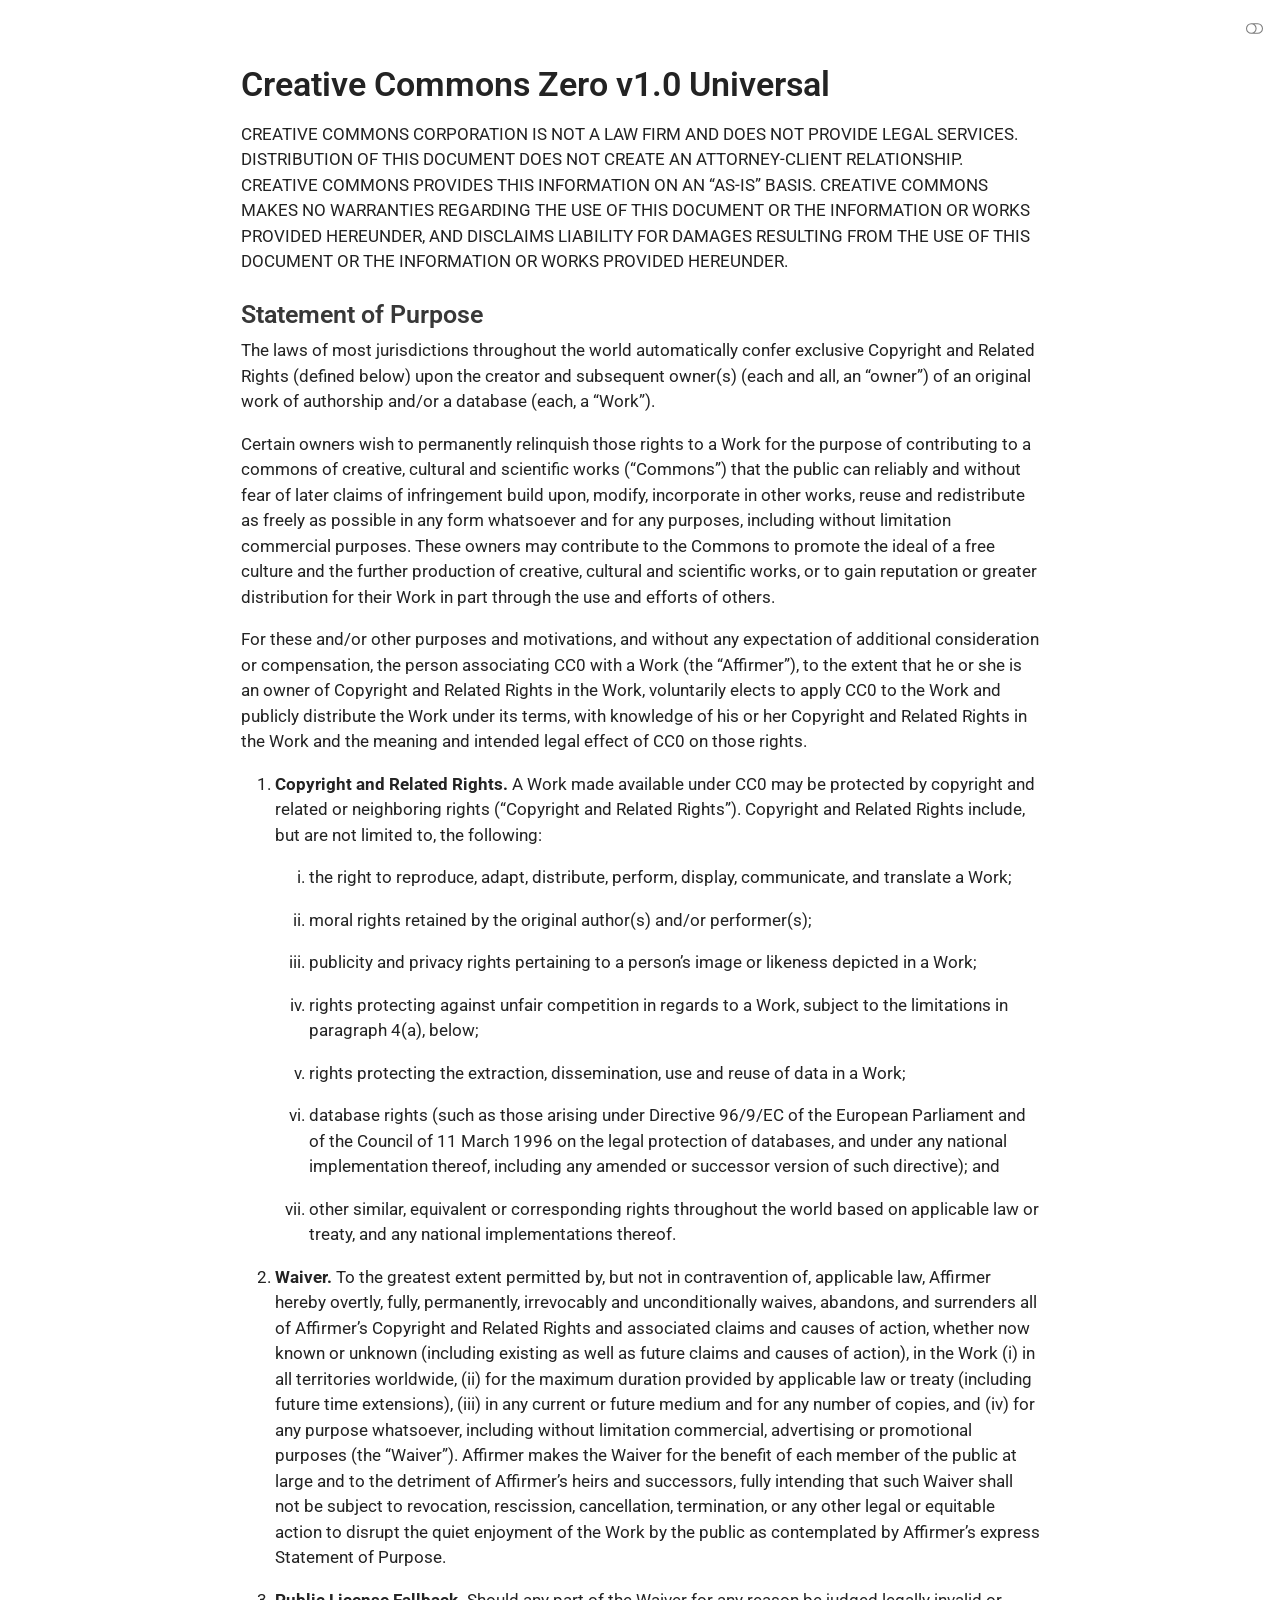
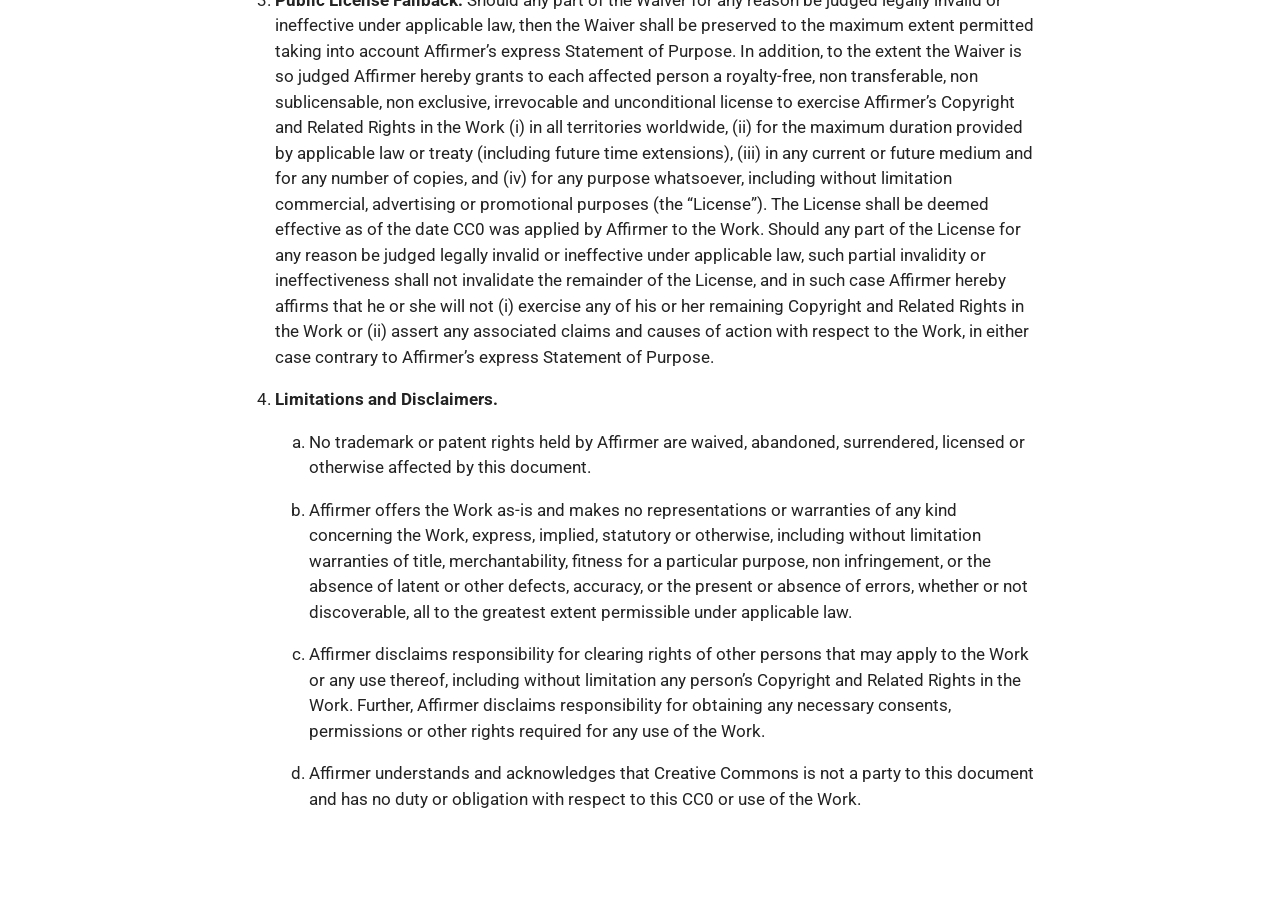
<file: LICENSE-CODE.html>
<!DOCTYPE html>
<html xmlns="http://www.w3.org/1999/xhtml" lang="en" xml:lang="en"><head>

<meta charset="utf-8">
<meta name="generator" content="quarto-1.11.9">

<meta name="viewport" content="width=device-width, initial-scale=1.0, user-scalable=yes">


<title>license-code</title>
<style>
/* Default styles provided by pandoc.
** See https://pandoc.org/MANUAL.html#variables-for-html for config info.
*/
span.smallcaps{font-variant: small-caps;}
div.columns{display: flex; gap: 1.5em;}
div.column{flex: auto;}
@media screen {
div.columns{gap: min(4vw, 1.5em);}
div.column{overflow-x: auto;}
}
div.hanging-indent{margin-left: 1.5em; text-indent: -1.5em;}
ul.task-list{list-style: none;}
ul.task-list li input[type="checkbox"] {
  width: 0.8em;
  margin: 0 0.8em 0.2em -1em; /* quarto-specific, see https://github.com/quarto-dev/quarto-cli/issues/4556 */ 
  vertical-align: middle;
}
</style>


<script src="site_libs/quarto-nav/quarto-nav.js"></script>
<script src="site_libs/clipboard/clipboard.min.js"></script>
<script src="site_libs/quarto-search/autocomplete.umd.js"></script>
<script src="site_libs/quarto-search/fuse.min.js"></script>
<script src="site_libs/quarto-search/quarto-search.js"></script>
<meta name="quarto:offset" content="./">
<link href="site_libs/quarto-contrib/quarto-project/lmu-osc/osc-brand/lmu-osc-favicon.jpg" rel="icon" type="image/jpeg">
<script src="site_libs/quarto-html/quarto.js" type="module"></script>
<script src="site_libs/quarto-html/tabsets/tabsets.js" type="module"></script>
<script src="site_libs/quarto-html/scrollable-regions/scrollable-regions.js" type="module"></script>
<script src="site_libs/quarto-html/popper.min.js"></script>
<script src="site_libs/quarto-html/tippy.umd.min.js"></script>
<script src="site_libs/quarto-html/anchor.min.js"></script>
<link href="site_libs/quarto-html/tippy.css" rel="stylesheet">
<link href="site_libs/quarto-html/quarto-syntax-highlighting-47407c29e8f0cbb45854e90f85b31c93.css" rel="stylesheet" class="quarto-color-scheme" id="quarto-text-highlighting-styles">
<link href="site_libs/quarto-html/quarto-syntax-highlighting-dark-29bebc711971320925fa0dba636024dd.css" rel="stylesheet" class="quarto-color-scheme quarto-color-alternate" id="quarto-text-highlighting-styles">
<link href="site_libs/quarto-html/quarto-syntax-highlighting-47407c29e8f0cbb45854e90f85b31c93.css" rel="stylesheet" class="quarto-color-scheme-extra" id="quarto-text-highlighting-styles">
<script src="site_libs/bootstrap/bootstrap.min.js"></script>
<link href="site_libs/bootstrap/bootstrap-icons.css" rel="stylesheet">
<link href="site_libs/bootstrap/bootstrap-3c212fb5380e5862dc63e3421f55cf9c.min.css" rel="stylesheet" append-hash="true" class="quarto-color-scheme" id="quarto-bootstrap" data-mode="light">
<link href="site_libs/bootstrap/bootstrap-dark-a7b4344c3630158015b2ae424a7251cc.min.css" rel="stylesheet" append-hash="true" class="quarto-color-scheme quarto-color-alternate" id="quarto-bootstrap" data-mode="dark">
<link href="site_libs/bootstrap/bootstrap-3c212fb5380e5862dc63e3421f55cf9c.min.css" rel="stylesheet" append-hash="true" class="quarto-color-scheme-extra" id="quarto-bootstrap" data-mode="light">
<script id="quarto-search-options" type="application/json">{
  "location": "sidebar",
  "copy-button": false,
  "collapse-after": 3,
  "panel-placement": "start",
  "type": "textbox",
  "limit": 50,
  "keyboard-shortcut": [
    "f",
    "/",
    "s"
  ],
  "show-item-context": false,
  "language": {
    "search-no-results-text": "No results",
    "search-matching-documents-text": "matching documents",
    "search-copy-link-title": "Copy link to search",
    "search-hide-matches-text": "Hide additional matches",
    "search-more-match-text": "more match in this document",
    "search-more-matches-text": "more matches in this document",
    "search-clear-button-title": "Clear",
    "search-text-placeholder": "",
    "search-detached-cancel-button-title": "Cancel",
    "search-submit-button-title": "Submit",
    "search-label": "Search"
  }
}</script>


</head>

<body class="fullcontent quarto-light"><a id="quarto-skip-link" class="visually-hidden-focusable" href="#quarto-document-content">Skip to main content</a><script id="quarto-html-before-body" type="application/javascript">
    const toggleBodyColorMode = (bsSheetEl) => {
      const mode = bsSheetEl.getAttribute("data-mode");
      const bodyEl = window.document.querySelector("body");
      if (mode === "dark") {
        bodyEl.classList.add("quarto-dark");
        bodyEl.classList.remove("quarto-light");
      } else {
        bodyEl.classList.add("quarto-light");
        bodyEl.classList.remove("quarto-dark");
      }
    }
    const toggleBodyColorPrimary = () => {
      const bsSheetEl = window.document.querySelector("link#quarto-bootstrap:not([rel=disabled-stylesheet])");
      if (bsSheetEl) {
        toggleBodyColorMode(bsSheetEl);
      }
    }
    const setColorSchemeToggle = (alternate) => {
      const toggles = window.document.querySelectorAll('.quarto-color-scheme-toggle');
      for (let i=0; i < toggles.length; i++) {
        const toggle = toggles[i];
        if (toggle) {
          toggle.setAttribute("aria-checked", alternate ? "true" : "false");
          if (alternate) {
            toggle.classList.add("alternate");
          } else {
            toggle.classList.remove("alternate");
          }
        }
      }
    };
    const toggleColorMode = (alternate) => {
      // Switch the stylesheets
      const primaryStylesheets = window.document.querySelectorAll('link.quarto-color-scheme:not(.quarto-color-alternate)');
      const alternateStylesheets = window.document.querySelectorAll('link.quarto-color-scheme.quarto-color-alternate');
      manageTransitions('#quarto-margin-sidebar .nav-link', false);
      if (alternate) {
        // note: dark is layered on light, we don't disable primary!
        enableStylesheet(alternateStylesheets);
        for (const sheetNode of alternateStylesheets) {
          if (sheetNode.id === "quarto-bootstrap") {
            toggleBodyColorMode(sheetNode);
          }
        }
      } else {
        disableStylesheet(alternateStylesheets);
        enableStylesheet(primaryStylesheets)
        toggleBodyColorPrimary();
      }
      manageTransitions('#quarto-margin-sidebar .nav-link', true);
      // Switch the toggles
      setColorSchemeToggle(alternate)
    }
    // Hack to workaround the fact that safari doesn't
    // properly recolor the scrollbar when toggling (#1455).
    // Not run on load: stylesheets are set before first paint there, and
    // scrolling would undo the scroll to a URL fragment (#14973).
    // The one pixel nudge keeps the reader where they were.
    const refreshSafariScrollbar = () => {
      if (navigator.userAgent.indexOf('Safari') > 0 && navigator.userAgent.indexOf('Chrome') == -1) {
        manageTransitions("body", false);
        const scrollY = window.scrollY;
        window.scrollTo(0, scrollY > 0 ? scrollY - 1 : 1);
        setTimeout(() => {
          window.scrollTo(0, scrollY);
          manageTransitions("body", true);
        }, 40);
      }
    }
    const disableStylesheet = (stylesheets) => {
      for (let i=0; i < stylesheets.length; i++) {
        const stylesheet = stylesheets[i];
        stylesheet.rel = 'disabled-stylesheet';
      }
    }
    const enableStylesheet = (stylesheets) => {
      for (let i=0; i < stylesheets.length; i++) {
        const stylesheet = stylesheets[i];
        if(stylesheet.rel !== 'stylesheet') { // for Chrome, which will still FOUC without this check
          stylesheet.rel = 'stylesheet';
        }
      }
    }
    const manageTransitions = (selector, allowTransitions) => {
      const els = window.document.querySelectorAll(selector);
      for (let i=0; i < els.length; i++) {
        const el = els[i];
        if (allowTransitions) {
          el.classList.remove('notransition');
        } else {
          el.classList.add('notransition');
        }
      }
    }
    const isFileUrl = () => {
      return window.location.protocol === 'file:';
    }
    const hasAlternateSentinel = () => {
      let styleSentinel = getColorSchemeSentinel();
      if (styleSentinel !== null) {
        return styleSentinel === "alternate";
      } else {
        return false;
      }
    }
    const setStyleSentinel = (alternate) => {
      const value = alternate ? "alternate" : "default";
      if (!isFileUrl()) {
        window.localStorage.setItem("quarto-color-scheme", value);
      } else {
        localAlternateSentinel = value;
      }
    }
    const getColorSchemeSentinel = () => {
      if (!isFileUrl()) {
        const storageValue = window.localStorage.getItem("quarto-color-scheme");
        return storageValue != null ? storageValue : localAlternateSentinel;
      } else {
        return localAlternateSentinel;
      }
    }
    const toggleGiscusIfUsed = (isAlternate, darkModeDefault) => {
      const baseTheme = document.querySelector('#giscus-base-theme')?.value ?? 'light';
      const alternateTheme = document.querySelector('#giscus-alt-theme')?.value ?? 'dark';
      let newTheme = '';
      if(authorPrefersDark) {
        newTheme = isAlternate ? baseTheme : alternateTheme;
      } else {
        newTheme = isAlternate ? alternateTheme : baseTheme;
      }
      const changeGiscusTheme = () => {
        // From: https://github.com/giscus/giscus/issues/336
        const sendMessage = (message) => {
          const iframe = document.querySelector('iframe.giscus-frame');
          if (!iframe) return;
          iframe.contentWindow.postMessage({ giscus: message }, 'https://giscus.app');
        }
        sendMessage({
          setConfig: {
            theme: newTheme
          }
        });
      }
      const isGiscussLoaded = window.document.querySelector('iframe.giscus-frame') !== null;
      if (isGiscussLoaded) {
        changeGiscusTheme();
      }
    };
    const authorPrefersDark = false;
    const darkModeDefault = authorPrefersDark;
      document.querySelector('link#quarto-text-highlighting-styles.quarto-color-scheme-extra').rel = 'disabled-stylesheet';
      document.querySelector('link#quarto-bootstrap.quarto-color-scheme-extra').rel = 'disabled-stylesheet';
    let localAlternateSentinel = darkModeDefault ? 'alternate' : 'default';
    // Dark / light mode switch
    window.quartoToggleColorScheme = () => {
      // Read the current dark / light value
      let toAlternate = !hasAlternateSentinel();
      toggleColorMode(toAlternate);
      refreshSafariScrollbar();
      setStyleSentinel(toAlternate);
      toggleGiscusIfUsed(toAlternate, darkModeDefault);
      window.dispatchEvent(new Event('resize'));
    };
    // Switch to dark mode if need be
    if (hasAlternateSentinel()) {
      toggleColorMode(true);
    } else {
      toggleColorMode(false);
    }
  </script>

<div id="quarto-search-results"></div>
<!-- content -->
<div id="quarto-content" class="quarto-container page-columns page-rows-contents page-layout-article">
<!-- sidebar -->
<!-- margin-sidebar -->
    
<!-- main -->
<main class="content" id="quarto-document-content" tabindex="-1"><header id="title-block-header" class="quarto-title-block"></header>





<section id="creative-commons-zero-v1.0-universal" class="level1">
<h1>Creative Commons Zero v1.0 Universal</h1>
<p>CREATIVE COMMONS CORPORATION IS NOT A LAW FIRM AND DOES NOT PROVIDE LEGAL SERVICES. DISTRIBUTION OF THIS DOCUMENT DOES NOT CREATE AN ATTORNEY-CLIENT RELATIONSHIP. CREATIVE COMMONS PROVIDES THIS INFORMATION ON AN “AS-IS” BASIS. CREATIVE COMMONS MAKES NO WARRANTIES REGARDING THE USE OF THIS DOCUMENT OR THE INFORMATION OR WORKS PROVIDED HEREUNDER, AND DISCLAIMS LIABILITY FOR DAMAGES RESULTING FROM THE USE OF THIS DOCUMENT OR THE INFORMATION OR WORKS PROVIDED HEREUNDER.</p>
<section id="statement-of-purpose" class="level3">
<h3 class="anchored" data-anchor-id="statement-of-purpose">Statement of Purpose</h3>
<p>The laws of most jurisdictions throughout the world automatically confer exclusive Copyright and Related Rights (defined below) upon the creator and subsequent owner(s) (each and all, an “owner”) of an original work of authorship and/or a database (each, a “Work”).</p>
<p>Certain owners wish to permanently relinquish those rights to a Work for the purpose of contributing to a commons of creative, cultural and scientific works (“Commons”) that the public can reliably and without fear of later claims of infringement build upon, modify, incorporate in other works, reuse and redistribute as freely as possible in any form whatsoever and for any purposes, including without limitation commercial purposes. These owners may contribute to the Commons to promote the ideal of a free culture and the further production of creative, cultural and scientific works, or to gain reputation or greater distribution for their Work in part through the use and efforts of others.</p>
<p>For these and/or other purposes and motivations, and without any expectation of additional consideration or compensation, the person associating CC0 with a Work (the “Affirmer”), to the extent that he or she is an owner of Copyright and Related Rights in the Work, voluntarily elects to apply CC0 to the Work and publicly distribute the Work under its terms, with knowledge of his or her Copyright and Related Rights in the Work and the meaning and intended legal effect of CC0 on those rights.</p>
<ol type="1">
<li><p><strong>Copyright and Related Rights.</strong> A Work made available under CC0 may be protected by copyright and related or neighboring rights (“Copyright and Related Rights”). Copyright and Related Rights include, but are not limited to, the following:</p>
<ol type="i">
<li><p>the right to reproduce, adapt, distribute, perform, display, communicate, and translate a Work;</p></li>
<li><p>moral rights retained by the original author(s) and/or performer(s);</p></li>
<li><p>publicity and privacy rights pertaining to a person’s image or likeness depicted in a Work;</p></li>
<li><p>rights protecting against unfair competition in regards to a Work, subject to the limitations in paragraph 4(a), below;</p></li>
<li><p>rights protecting the extraction, dissemination, use and reuse of data in a Work;</p></li>
<li><p>database rights (such as those arising under Directive 96/9/EC of the European Parliament and of the Council of 11 March 1996 on the legal protection of databases, and under any national implementation thereof, including any amended or successor version of such directive); and</p></li>
<li><p>other similar, equivalent or corresponding rights throughout the world based on applicable law or treaty, and any national implementations thereof.</p></li>
</ol></li>
<li><p><strong>Waiver.</strong> To the greatest extent permitted by, but not in contravention of, applicable law, Affirmer hereby overtly, fully, permanently, irrevocably and unconditionally waives, abandons, and surrenders all of Affirmer’s Copyright and Related Rights and associated claims and causes of action, whether now known or unknown (including existing as well as future claims and causes of action), in the Work (i) in all territories worldwide, (ii) for the maximum duration provided by applicable law or treaty (including future time extensions), (iii) in any current or future medium and for any number of copies, and (iv) for any purpose whatsoever, including without limitation commercial, advertising or promotional purposes (the “Waiver”). Affirmer makes the Waiver for the benefit of each member of the public at large and to the detriment of Affirmer’s heirs and successors, fully intending that such Waiver shall not be subject to revocation, rescission, cancellation, termination, or any other legal or equitable action to disrupt the quiet enjoyment of the Work by the public as contemplated by Affirmer’s express Statement of Purpose.</p></li>
<li><p><strong>Public License Fallback.</strong> Should any part of the Waiver for any reason be judged legally invalid or ineffective under applicable law, then the Waiver shall be preserved to the maximum extent permitted taking into account Affirmer’s express Statement of Purpose. In addition, to the extent the Waiver is so judged Affirmer hereby grants to each affected person a royalty-free, non transferable, non sublicensable, non exclusive, irrevocable and unconditional license to exercise Affirmer’s Copyright and Related Rights in the Work (i) in all territories worldwide, (ii) for the maximum duration provided by applicable law or treaty (including future time extensions), (iii) in any current or future medium and for any number of copies, and (iv) for any purpose whatsoever, including without limitation commercial, advertising or promotional purposes (the “License”). The License shall be deemed effective as of the date CC0 was applied by Affirmer to the Work. Should any part of the License for any reason be judged legally invalid or ineffective under applicable law, such partial invalidity or ineffectiveness shall not invalidate the remainder of the License, and in such case Affirmer hereby affirms that he or she will not (i) exercise any of his or her remaining Copyright and Related Rights in the Work or (ii) assert any associated claims and causes of action with respect to the Work, in either case contrary to Affirmer’s express Statement of Purpose.</p></li>
<li><p><strong>Limitations and Disclaimers.</strong></p>
<ol type="a">
<li><p>No trademark or patent rights held by Affirmer are waived, abandoned, surrendered, licensed or otherwise affected by this document.</p></li>
<li><p>Affirmer offers the Work as-is and makes no representations or warranties of any kind concerning the Work, express, implied, statutory or otherwise, including without limitation warranties of title, merchantability, fitness for a particular purpose, non infringement, or the absence of latent or other defects, accuracy, or the present or absence of errors, whether or not discoverable, all to the greatest extent permissible under applicable law.</p></li>
<li><p>Affirmer disclaims responsibility for clearing rights of other persons that may apply to the Work or any use thereof, including without limitation any person’s Copyright and Related Rights in the Work. Further, Affirmer disclaims responsibility for obtaining any necessary consents, permissions or other rights required for any use of the Work.</p></li>
<li><p>Affirmer understands and acknowledges that Creative Commons is not a party to this document and has no duty or obligation with respect to this CC0 or use of the Work.</p></li>
</ol></li>
</ol>


</section>
</section>

</main> <!-- /main -->
<script id="quarto-html-after-body" type="application/javascript">
  window.document.addEventListener("DOMContentLoaded", function (event) {
    // Ensure there is a toggle, if there isn't float one in the top right
    if (window.document.querySelector('.quarto-color-scheme-toggle') === null) {
      const toggle = window.document.createElement('button');
      toggle.type = "button";
      toggle.setAttribute("role", "switch");
      toggle.setAttribute("aria-checked", "false");
      toggle.classList.add('top-right');
      toggle.classList.add('quarto-color-scheme-toggle');
      toggle.setAttribute("aria-label", "Toggle dark mode");
      toggle.onclick = function() { try { window.quartoToggleColorScheme(); } catch {} return false; };
      const i = window.document.createElement("i");
      i.classList.add('bi');
      toggle.appendChild(i);
      // Put the toggle in a landmark of its own, so that landmark navigation
      // can reach it.
      //
      // The container is always a fresh direct child of body, and the toggle is
      // never moved into page furniture that the theme or the author controls.
      // The toggle is positioned against the page, so any ancestor that
      // establishes a containing block captures it: a positioned element or a
      // grid for position: absolute, and transform, filter, will-change or
      // contain for position: fixed. A direct child of body has none of these
      // to inherit, and the shift when one appears is silent and visual.
      //
      // ARIA says a document should have at most one banner, and axe reports a
      // duplicate whether or not the banners carry distinct labels. So use a
      // header when the page has no banner yet, and a named region otherwise.
      //
      // A header is a banner wherever it sits, unless it is inside sectioning
      // content, so this cannot just look at the children of body: a custom
      // page layout wraps the title block header in a plain div. An explicit
      // role="banner" always counts.
      const sectioning = 'article, aside, main, nav, section, [role="article"], [role="complementary"], [role="main"], [role="navigation"], [role="region"]';
      const hasBanner = Array.from(
        window.document.querySelectorAll('header:not([role]), [role="banner"]')
      ).some(function(el) {
        return el.hasAttribute("role") || el.closest(sectioning) === null;
      });
      const container = window.document.createElement(hasBanner ? "div" : "header");
      if (hasBanner) {
        container.setAttribute("role", "region");
        container.setAttribute("aria-label", "Toggle dark mode");
      }
      container.classList.add('quarto-color-scheme-toggle-container');
      container.appendChild(toggle);
      window.document.body.appendChild(container);
    }
    setColorSchemeToggle(hasAlternateSentinel())
    const icon = "";
    const anchorJS = new window.AnchorJS();
    anchorJS.options = {
      placement: 'right',
      icon: icon
    };
    anchorJS.add('.anchored');
    const isCodeAnnotation = (el) => {
      for (const clz of el.classList) {
        if (clz.startsWith('code-annotation-')) {                     
          return true;
        }
      }
      return false;
    }
    const onCopySuccess = function(e) {
      // button target
      const button = e.trigger;
      // don't keep focus
      button.blur();
      // flash "checked"
      button.classList.add('code-copy-button-checked');
      var currentTitle = button.getAttribute("title");
      button.setAttribute("title", "Copied!");
      let tooltip;
      if (window.bootstrap) {
        button.setAttribute("data-bs-toggle", "tooltip");
        button.setAttribute("data-bs-placement", "left");
        button.setAttribute("data-bs-title", "Copied!");
        tooltip = new bootstrap.Tooltip(button, 
          { trigger: "manual", 
            customClass: "code-copy-button-tooltip",
            offset: [0, -8]});
        tooltip.show();    
      }
      setTimeout(function() {
        if (tooltip) {
          tooltip.hide();
          button.removeAttribute("data-bs-title");
          button.removeAttribute("data-bs-toggle");
          button.removeAttribute("data-bs-placement");
        }
        button.setAttribute("title", currentTitle);
        button.classList.remove('code-copy-button-checked');
      }, 1000);
      // clear code selection
      e.clearSelection();
    }
    const getTextToCopy = function(trigger) {
      const outerScaffold = trigger.parentElement.cloneNode(true);
      const codeEl = outerScaffold.querySelector('code');
      for (const childEl of codeEl.children) {
        if (isCodeAnnotation(childEl)) {
          childEl.remove();
        }
      }
      return codeEl.innerText;
    }
    const clipboard = new window.ClipboardJS('.code-copy-button:not([data-in-quarto-modal])', {
      text: getTextToCopy
    });
    clipboard.on('success', onCopySuccess);
    if (window.document.getElementById('quarto-embedded-source-code-modal')) {
      const clipboardModal = new window.ClipboardJS('.code-copy-button[data-in-quarto-modal]', {
        text: getTextToCopy,
        container: window.document.getElementById('quarto-embedded-source-code-modal')
      });
      clipboardModal.on('success', onCopySuccess);
    }
      var localhostRegex = new RegExp(/^(?:http|https):\/\/localhost\:?[0-9]*\//);
      var mailtoRegex = new RegExp(/^mailto:/);
        var filterRegex = new RegExp("https:\/\/lmu-osc\.github\.io\/slides-simulations\/");
      var isInternal = (href) => {
          return filterRegex.test(href) || localhostRegex.test(href) || mailtoRegex.test(href);
      }
      // Inspect non-navigation links and adorn them if external
      window.quartoDecorateExternalLinks = function (root) {
     var links = (root || window.document).querySelectorAll('a[href]:not(.nav-link):not(.navbar-brand):not(.toc-action):not(.sidebar-link):not(.sidebar-item-toggle):not(.pagination-link):not(.no-external):not([aria-hidden]):not(.dropdown-item):not(.quarto-navigation-tool):not(.about-link)');
      for (var i=0; i<links.length; i++) {
        const link = links[i];
        if (!isInternal(link.href)) {
          // undo the damage that might have been done by quarto-nav.js in the case of
          // links that we want to consider external
          if (link.dataset.originalHref !== undefined) {
            link.href = link.dataset.originalHref;
          }
          if (!link.classList.contains('no-external-icon')) {
          }
        }
      }
      };
      window.quartoDecorateExternalLinks(window.document);
    // Esc closes the popup (WCAG 1.4.13) and focus leaving both trigger and
    // popup closes it (WCAG 2.4.11); tippy handles neither for interactive popups.
    const hideOnEscAndFocusOut = {
      name: 'hideOnEscAndFocusOut',
      defaultValue: true,
      fn(instance) {
        const dismiss = () => {
          // A show scheduled by the trigger delay would otherwise reopen it
          instance.clearDelayTimeouts();
          instance.hide();
        };
        const onKeyDown = (event) => {
          if (event.key !== 'Escape') {
            return;
          }
          // Keep Esc from also reaching page handlers (e.g. reveal.js overview),
          // except an open reveal.js slide menu, which Esc should close too.
          // The menu handles keys only when its keyboard option is on.
          const menuHandlesEsc = window.Reveal?.getPlugin?.('menu')?.isOpen() &&
            window.Reveal.getConfig().menu?.keyboard !== false;
          if (!menuHandlesEsc) {
            event.stopPropagation();
          }
          if (instance.popper.contains(window.document.activeElement)) {
            // Disabled while refocusing so the focus trigger does not reopen it
            instance.disable();
            instance.reference.focus();
            instance.enable();
          }
          dismiss();
        };
        const onFocusOut = (event) => {
          const target = event.relatedTarget;
          if (target && !instance.reference.contains(target) &&
              !instance.popper.contains(target)) {
            dismiss();
          }
        };
        // On the trigger too: a click trigger (code-annotations: select) has no
        // blur handling. Attached for the instance's lifetime so leaving the
        // trigger also cancels a show still pending on the trigger delay.
        instance.reference.addEventListener('focusout', onFocusOut);
        return {
          onShow() {
            window.document.addEventListener('keydown', onKeyDown, true);
            instance.popper.addEventListener('focusout', onFocusOut);
          },
          onHide() {
            window.document.removeEventListener('keydown', onKeyDown, true);
            instance.popper.removeEventListener('focusout', onFocusOut);
          },
          onDestroy() {
            instance.reference.removeEventListener('focusout', onFocusOut);
          },
        };
      },
    };
    function tippyHover(el, contentFn, onTriggerFn, onUntriggerFn) {
      const config = {
        allowHTML: true,
        maxWidth: 500,
        delay: 100,
        arrow: false,
        appendTo: function(el) {
            return el.parentElement;
        },
        interactive: true,
        interactiveBorder: 10,
        theme: 'quarto',
        placement: 'bottom-start',
        plugins: [hideOnEscAndFocusOut],
      };
      if (contentFn) {
        config.content = contentFn;
      }
      if (onTriggerFn) {
        config.onTrigger = onTriggerFn;
      }
      if (onUntriggerFn) {
        config.onUntrigger = onUntriggerFn;
      }
      window.tippy(el, config); 
    }
    const noterefs = window.document.querySelectorAll('a[role="doc-noteref"]');
    for (var i=0; i<noterefs.length; i++) {
      const ref = noterefs[i];
      tippyHover(ref, function() {
        // use id or data attribute instead here
        let href = ref.getAttribute('data-footnote-href') || ref.getAttribute('href');
        try { href = new URL(href).hash; } catch {}
        const id = href.replace(/^#\/?/, "");
        const note = window.document.getElementById(id);
        if (note) {
          return note.innerHTML;
        } else {
          return "";
        }
      });
    }
    const xrefs = window.document.querySelectorAll('a.quarto-xref');
    const processXRef = (id, note) => {
      // Strip column container classes
      const stripColumnClz = (el) => {
        el.classList.remove("page-full", "page-columns");
        if (el.children) {
          for (const child of el.children) {
            stripColumnClz(child);
          }
        }
      }
      stripColumnClz(note)
      if (id === null || id.startsWith('sec-')) {
        // Special case sections, only their first couple elements
        const container = document.createElement("div");
        if (note.children && note.children.length > 2) {
          container.appendChild(note.children[0].cloneNode(true));
          for (let i = 1; i < note.children.length; i++) {
            const child = note.children[i];
            if (child.tagName === "P" && child.innerText === "") {
              continue;
            } else {
              container.appendChild(child.cloneNode(true));
              break;
            }
          }
          if (window.Quarto?.typesetMath) {
            window.Quarto.typesetMath(container);
          }
          return container.innerHTML
        } else {
          if (window.Quarto?.typesetMath) {
            window.Quarto.typesetMath(note);
          }
          return note.innerHTML;
        }
      } else {
        // Remove any anchor links if they are present
        const anchorLink = note.querySelector('a.anchorjs-link');
        if (anchorLink) {
          anchorLink.remove();
        }
        if (window.Quarto?.typesetMath) {
          window.Quarto.typesetMath(note);
        }
        if (note.classList.contains("callout")) {
          return note.outerHTML;
        } else {
          return note.innerHTML;
        }
      }
    }
    for (var i=0; i<xrefs.length; i++) {
      const xref = xrefs[i];
      tippyHover(xref, undefined, function(instance) {
        instance.disable();
        let url = xref.getAttribute('href');
        let hash = undefined; 
        if (url.startsWith('#')) {
          hash = url;
        } else {
          try { hash = new URL(url).hash; } catch {}
        }
        if (hash) {
          const id = hash.replace(/^#\/?/, "");
          const note = window.document.getElementById(id);
          if (note !== null) {
            try {
              const html = processXRef(id, note.cloneNode(true));
              instance.setContent(html);
            } finally {
              instance.enable();
              instance.show();
            }
          } else {
            // See if we can fetch this
            fetch(url.split('#')[0])
            .then(res => res.text())
            .then(html => {
              const parser = new DOMParser();
              const htmlDoc = parser.parseFromString(html, "text/html");
              const note = htmlDoc.getElementById(id);
              if (note !== null) {
                const html = processXRef(id, note);
                instance.setContent(html);
              } 
            }).finally(() => {
              instance.enable();
              instance.show();
            });
          }
        } else {
          // See if we can fetch a full url (with no hash to target)
          // This is a special case and we should probably do some content thinning / targeting
          fetch(url)
          .then(res => res.text())
          .then(html => {
            const parser = new DOMParser();
            const htmlDoc = parser.parseFromString(html, "text/html");
            const note = htmlDoc.querySelector('main.content');
            if (note !== null) {
              // This should only happen for chapter cross references
              // (since there is no id in the URL)
              // remove the first header
              if (note.children.length > 0 && note.children[0].tagName === "HEADER") {
                note.children[0].remove();
              }
              const html = processXRef(null, note);
              instance.setContent(html);
            } 
          }).finally(() => {
            instance.enable();
            instance.show();
          });
        }
      }, function(instance) {
      });
    }
        let selectedAnnoteEl;
        const selectorForAnnotation = ( cell, annotation) => {
          let cellAttr = 'data-code-cell="' + cell + '"';
          let lineAttr = 'data-code-annotation="' +  annotation + '"';
          const selector = 'span[' + cellAttr + '][' + lineAttr + ']';
          return selector;
        }
        const selectCodeLines = (annoteEl) => {
          const doc = window.document;
          const targetCell = annoteEl.getAttribute("data-target-cell");
          const targetAnnotation = annoteEl.getAttribute("data-target-annotation");
          const annoteSpan = window.document.querySelector(selectorForAnnotation(targetCell, targetAnnotation));
          const lines = annoteSpan.getAttribute("data-code-lines").split(",");
          const lineIds = lines.map((line) => {
            return targetCell + "-" + line;
          })
          // Each band is positioned against its own containing block, which is
          // not the offsetParent of the lines, so place it from client rects.
          const placeBand = (band, firstEl, lastEl, codeBlock) => {
            const container = band.offsetParent;
            if (container === null) {
              return;
            }
            const containerRect = container.getBoundingClientRect();
            // Reveal.js scales slides with a transform, so convert client
            // pixels back to the CSS pixels of the container.
            const scale = containerRect.height / container.offsetHeight || 1;
            const firstRect = firstEl.getBoundingClientRect();
            const lastRect = lastEl.getBoundingClientRect();
            const top = (firstRect.top - containerRect.top) / scale - container.clientTop + container.scrollTop;
            const height = (lastRect.bottom - firstRect.top) / scale;
            band.style.top = top - 2 + "px";
            band.style.height = height + 4 + "px";
            if (codeBlock) {
              // Without the copy button wrapper, the containing block is wider
              // than the code block, so span the code block explicitly.
              const blockRect = codeBlock.getBoundingClientRect();
              band.style.left = (blockRect.left - containerRect.left) / scale - container.clientLeft + container.scrollLeft + "px";
              band.style.width = blockRect.width / scale + "px";
            }
          };
          if (lineIds.length > 0) {
            const el = window.document.getElementById(lineIds[0]);
            const lastEl = window.document.getElementById(lineIds[lineIds.length - 1]);
            const parent = el.parentElement.parentElement;
            // cook up a div (if necessary) and position it
            let div = window.document.getElementById("code-annotation-line-highlight");
            if (div === null) {
              div = window.document.createElement("div");
              div.setAttribute("id", "code-annotation-line-highlight");
              div.style.position = 'absolute';
              parent.appendChild(div);
            }
            placeBand(div, el, lastEl, parent.closest("div.sourceCode") || parent);
            let gutterDiv = window.document.getElementById("code-annotation-line-highlight-gutter");
            if (gutterDiv === null) {
              gutterDiv = window.document.createElement("div");
              gutterDiv.setAttribute("id", "code-annotation-line-highlight-gutter");
              gutterDiv.style.position = 'absolute';
              const codeCell = window.document.getElementById(targetCell);
              const gutter = codeCell.querySelector('.code-annotation-gutter');
              gutter.appendChild(gutterDiv);
            }
            placeBand(gutterDiv, el, lastEl);
            selectedAnnoteEl = annoteEl;
          }
        };
        const unselectCodeLines = () => {
          const elementsIds = ["code-annotation-line-highlight", "code-annotation-line-highlight-gutter"];
          elementsIds.forEach((elId) => {
            const div = window.document.getElementById(elId);
            if (div) {
              div.remove();
            }
          });
          selectedAnnoteEl = undefined;
        };
          // Handle positioning of the toggle
      window.addEventListener(
        "resize",
        throttle(() => {
          elRect = undefined;
          if (selectedAnnoteEl) {
            selectCodeLines(selectedAnnoteEl);
          }
        }, 10)
      );
      function throttle(fn, ms) {
      let throttle = false;
      let timer;
        return (...args) => {
          if(!throttle) { // first call gets through
              fn.apply(this, args);
              throttle = true;
          } else { // all the others get throttled
              if(timer) clearTimeout(timer); // cancel #2
              timer = setTimeout(() => {
                fn.apply(this, args);
                timer = throttle = false;
              }, ms);
          }
        };
      }
        // Attach click handler to the DT
        const annoteDls = window.document.querySelectorAll('dt[data-target-cell]');
        for (const annoteDlNode of annoteDls) {
          annoteDlNode.addEventListener('click', (event) => {
            const clickedEl = event.target;
            if (clickedEl !== selectedAnnoteEl) {
              unselectCodeLines();
              const activeEl = window.document.querySelector('dt[data-target-cell].code-annotation-active');
              if (activeEl) {
                activeEl.classList.remove('code-annotation-active');
              }
              selectCodeLines(clickedEl);
              clickedEl.classList.add('code-annotation-active');
            } else {
              // Unselect the line
              unselectCodeLines();
              clickedEl.classList.remove('code-annotation-active');
            }
          });
        }
    const findCites = (el) => {
      const parentEl = el.parentElement;
      if (parentEl) {
        const cites = parentEl.dataset.cites;
        if (cites) {
          return {
            el,
            cites: cites.split(' ')
          };
        } else {
          return findCites(el.parentElement)
        }
      } else {
        return undefined;
      }
    };
    var bibliorefs = window.document.querySelectorAll('a[role="doc-biblioref"]');
    for (var i=0; i<bibliorefs.length; i++) {
      const ref = bibliorefs[i];
      const citeInfo = findCites(ref);
      if (citeInfo) {
        tippyHover(citeInfo.el, function() {
          var popup = window.document.createElement('div');
          citeInfo.cites.forEach(function(cite) {
            var citeDiv = window.document.createElement('div');
            citeDiv.classList.add('hanging-indent');
            citeDiv.classList.add('csl-entry');
            var biblioDiv = window.document.getElementById('ref-' + cite);
            if (biblioDiv) {
              citeDiv.innerHTML = biblioDiv.innerHTML;
            }
            popup.appendChild(citeDiv);
          });
          return popup.innerHTML;
        });
      }
    }
  });
  </script>
  <script type="application/javascript">
  window.quartoScrollableRegionsLabels = {"code":"Scrollable code","output":"Scrollable output"};
  </script>
</div> <!-- /content -->




</body></html>
</file>
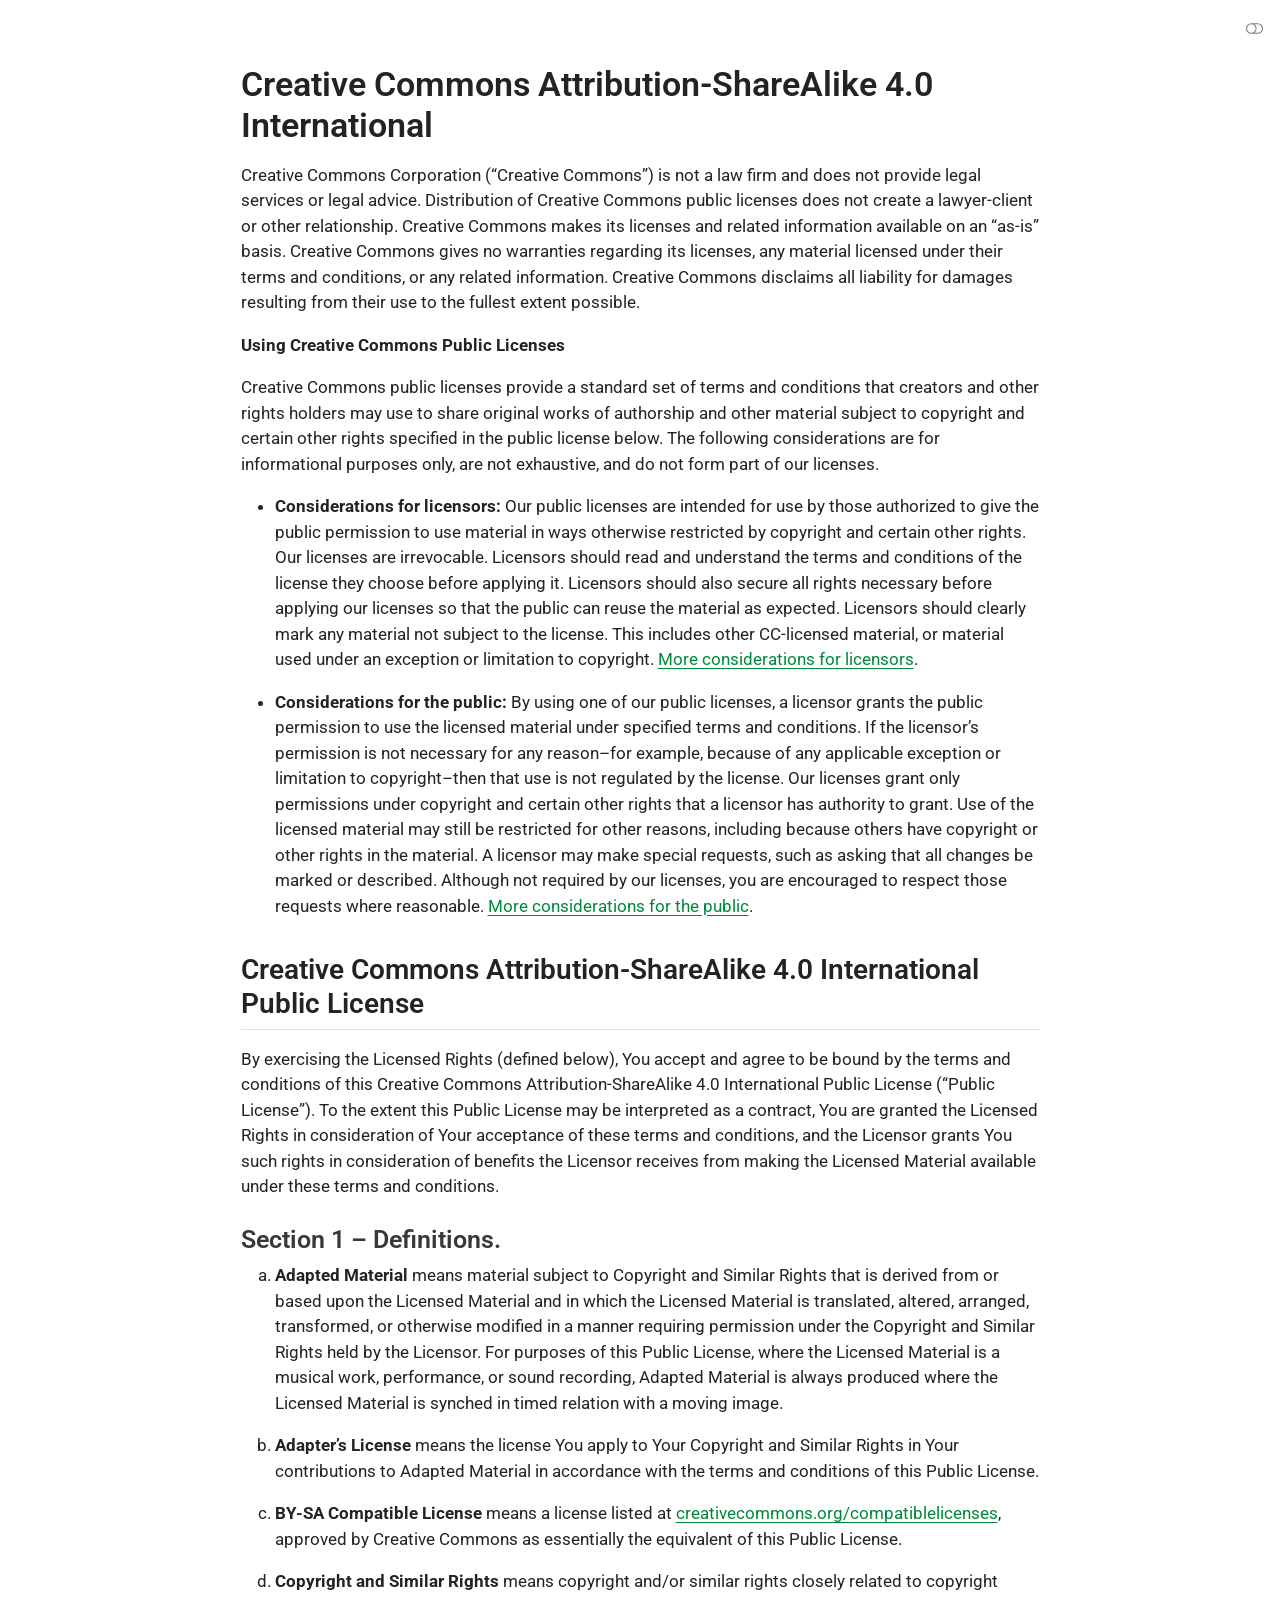
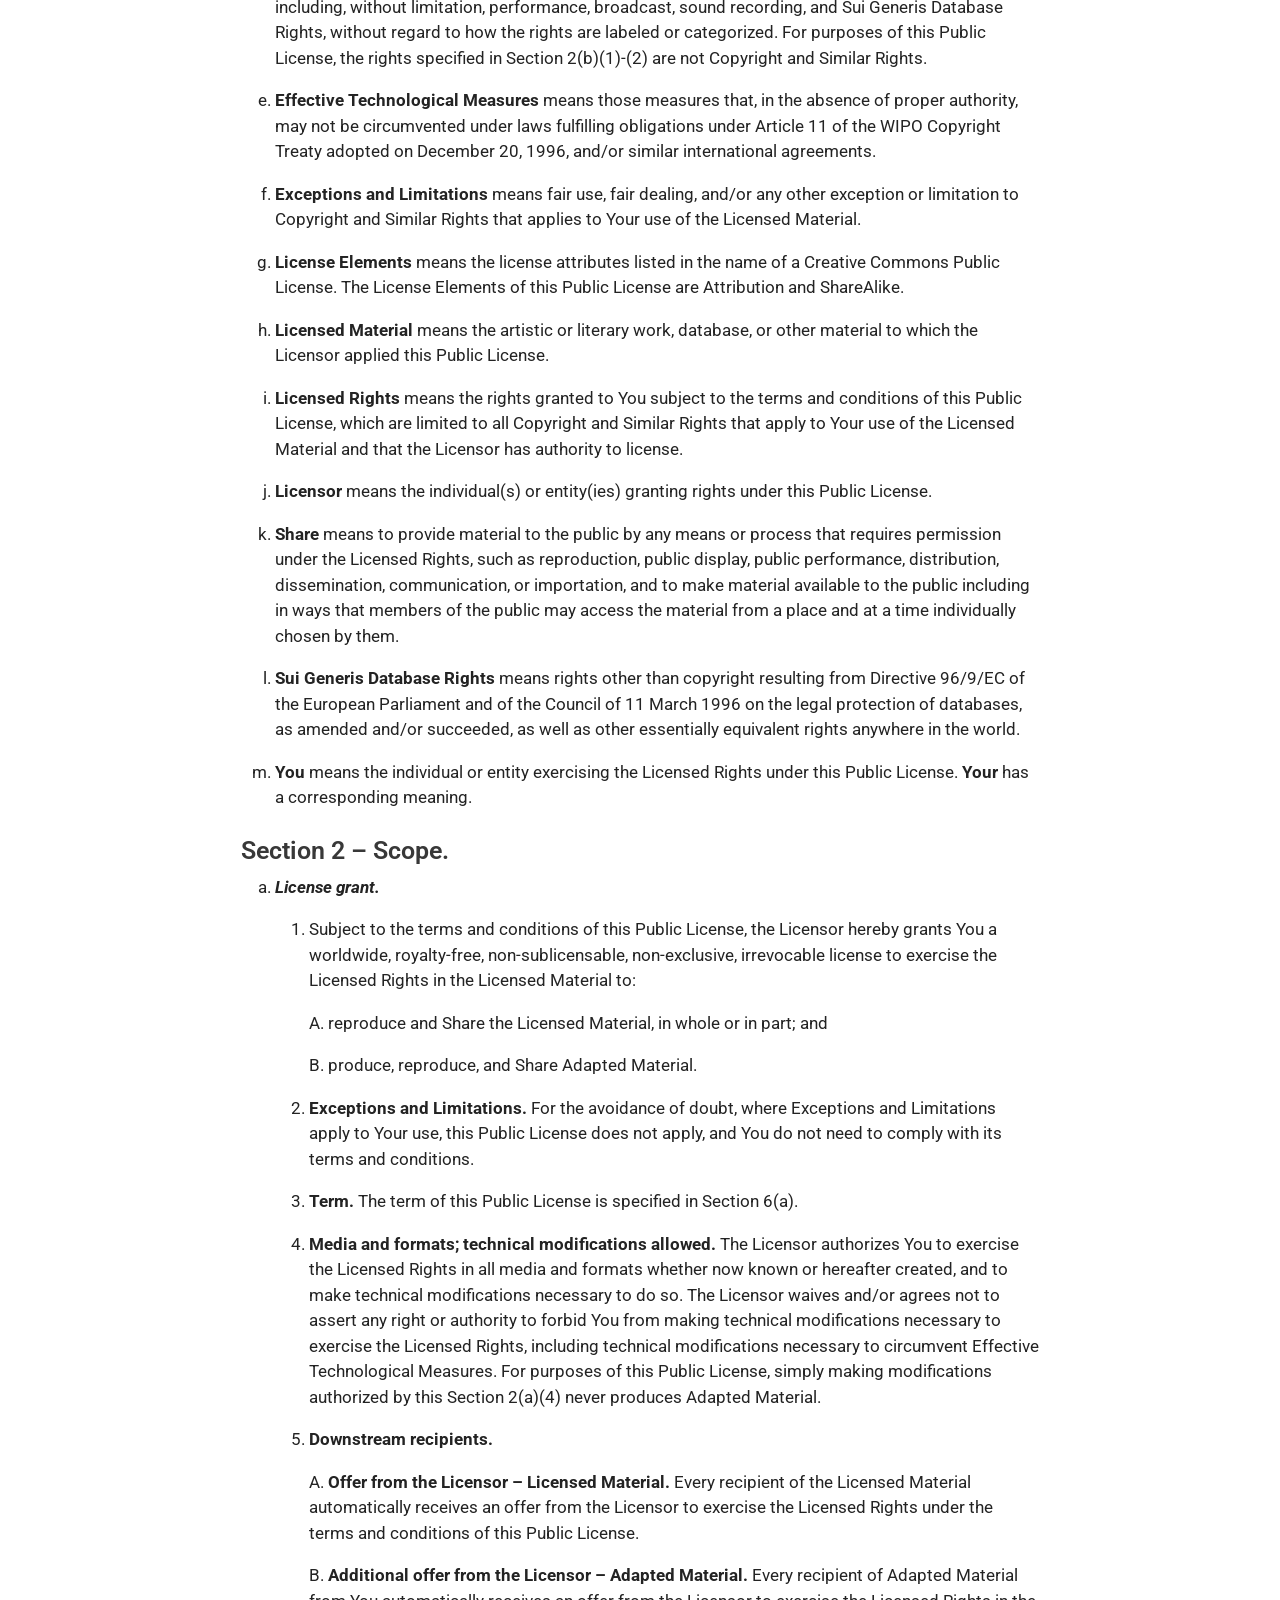
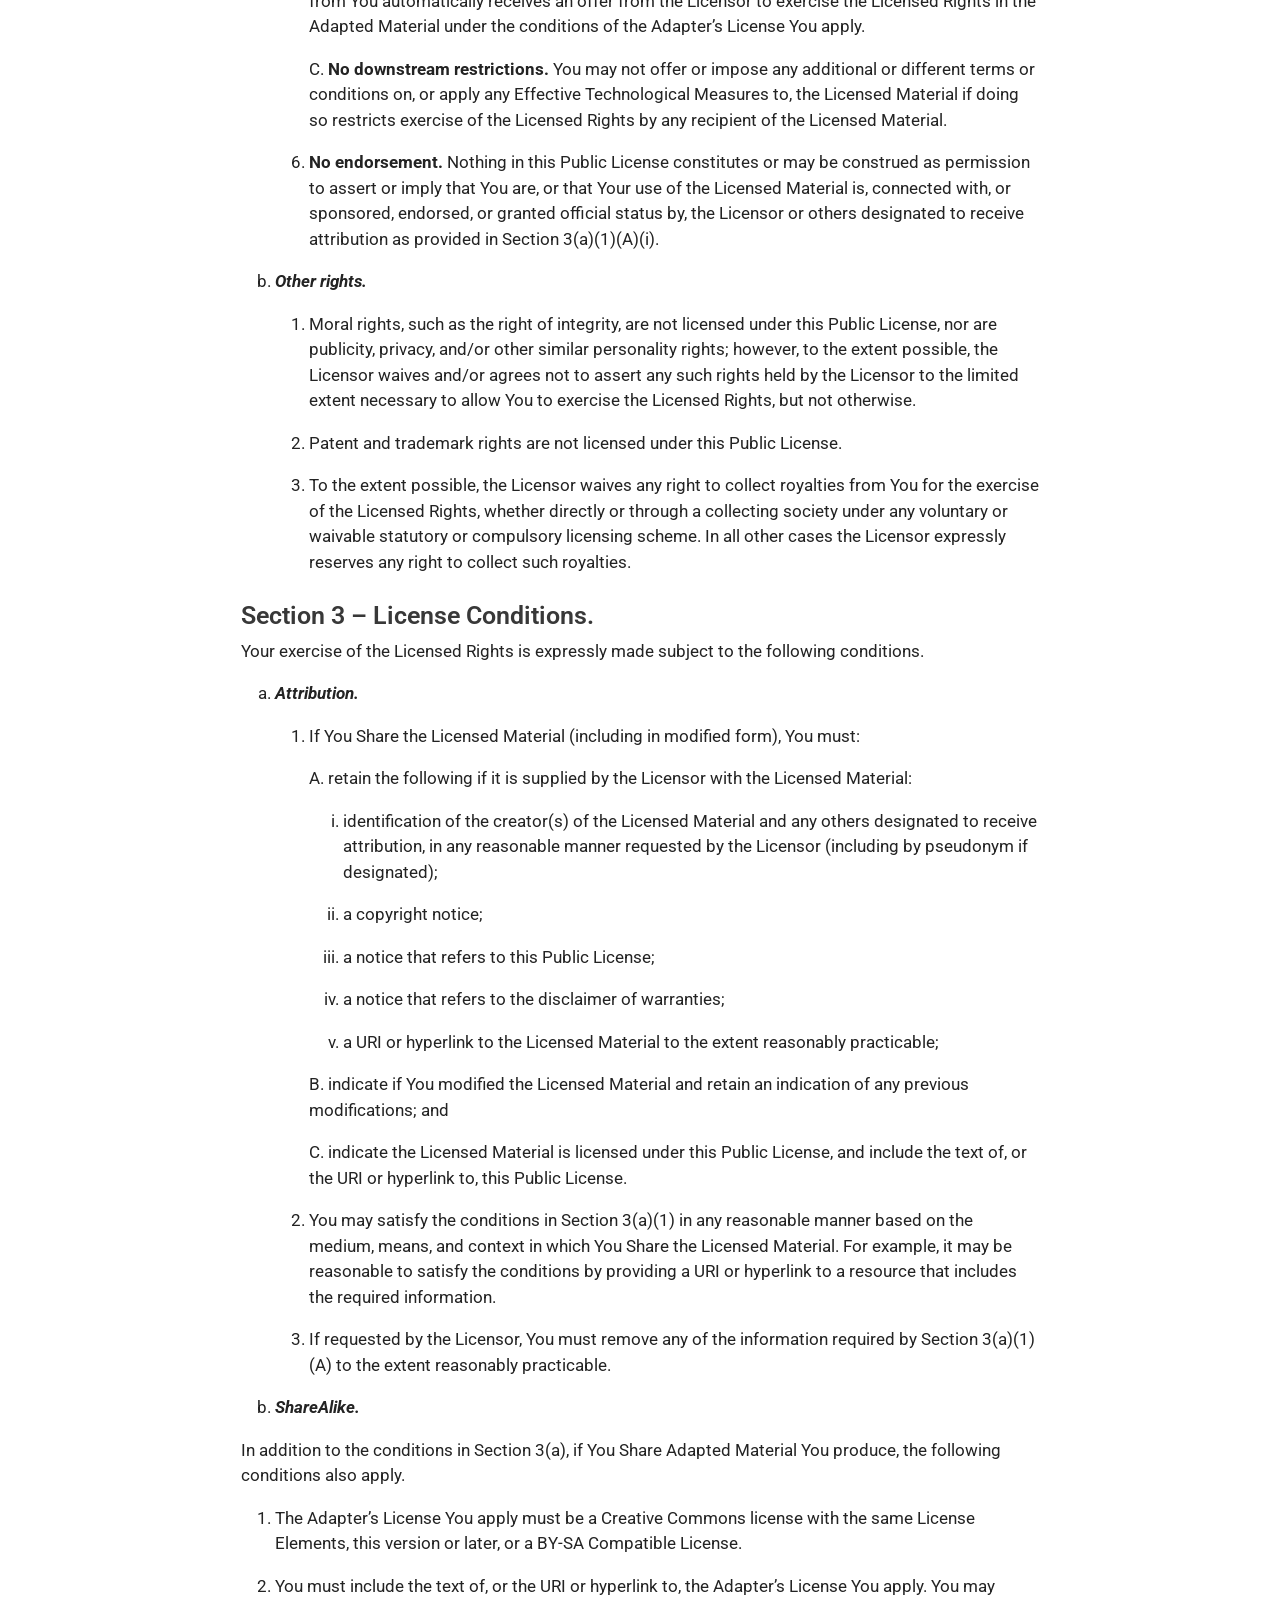
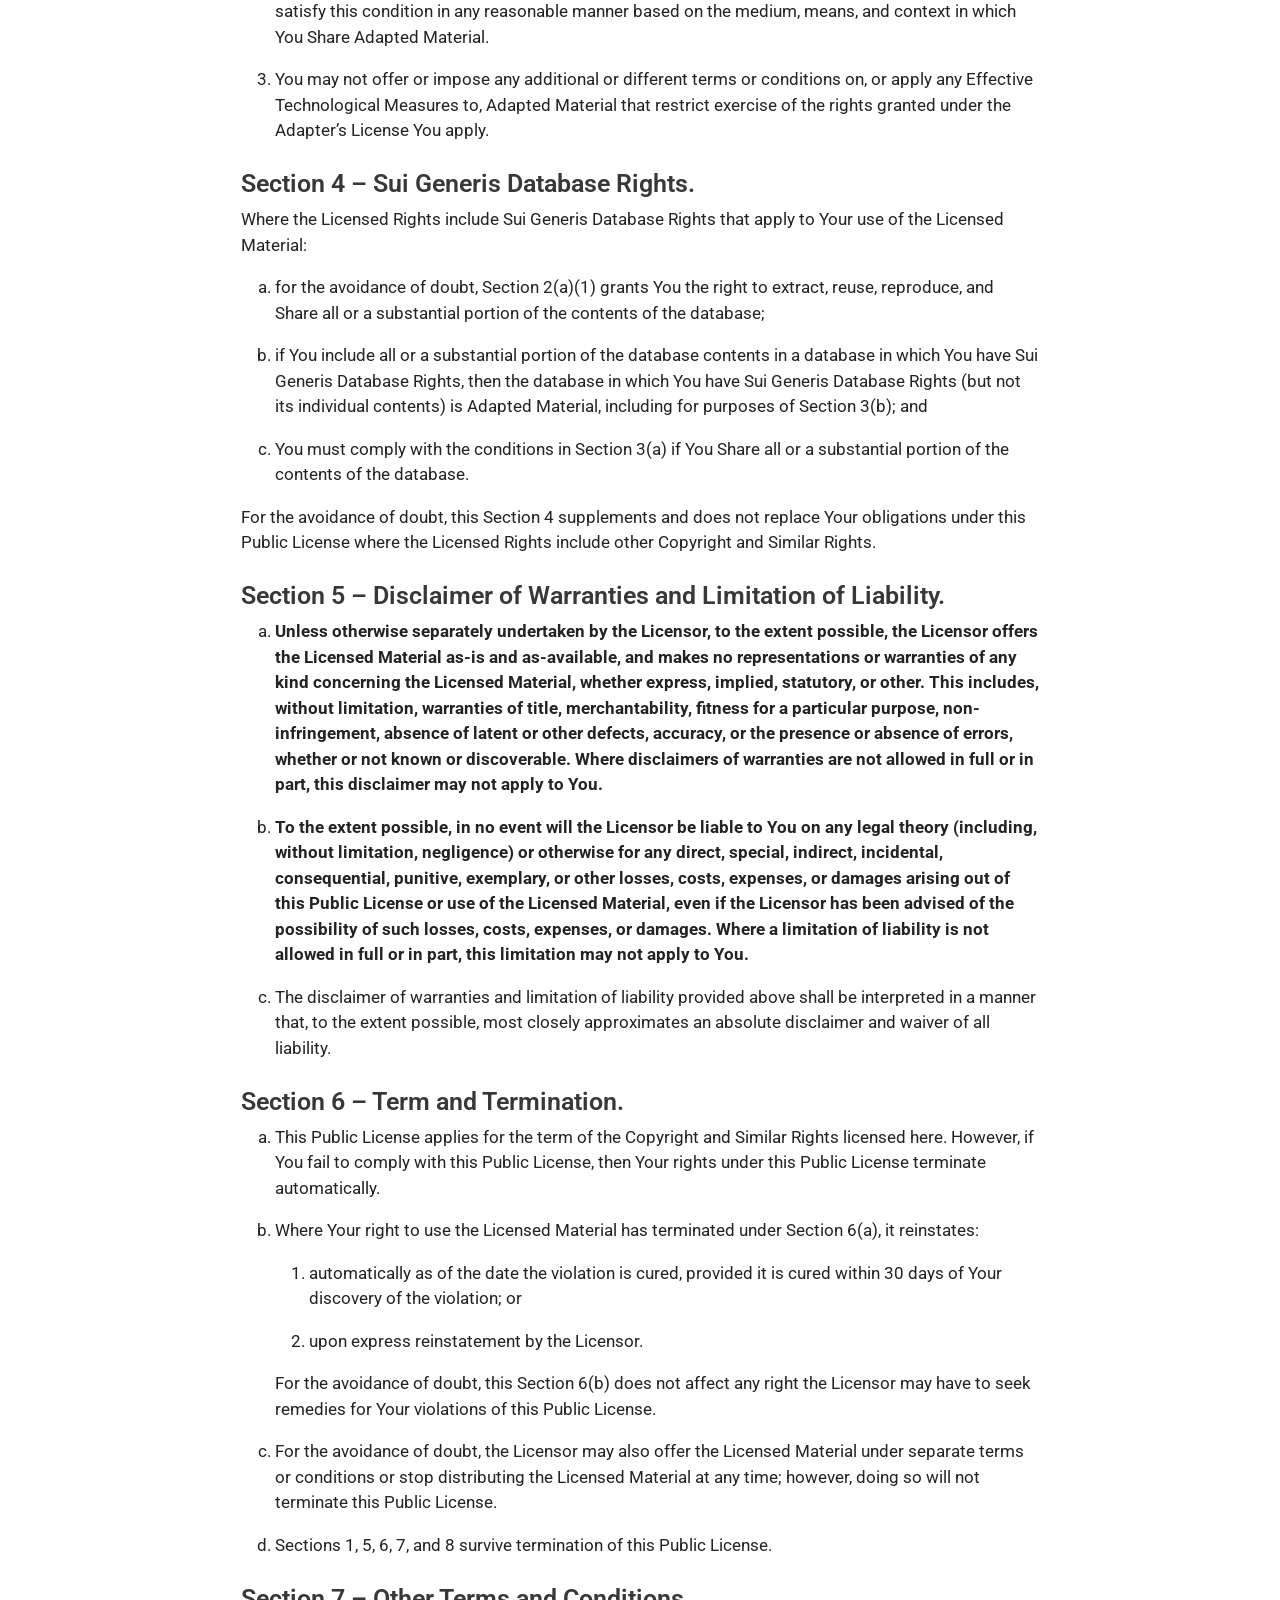
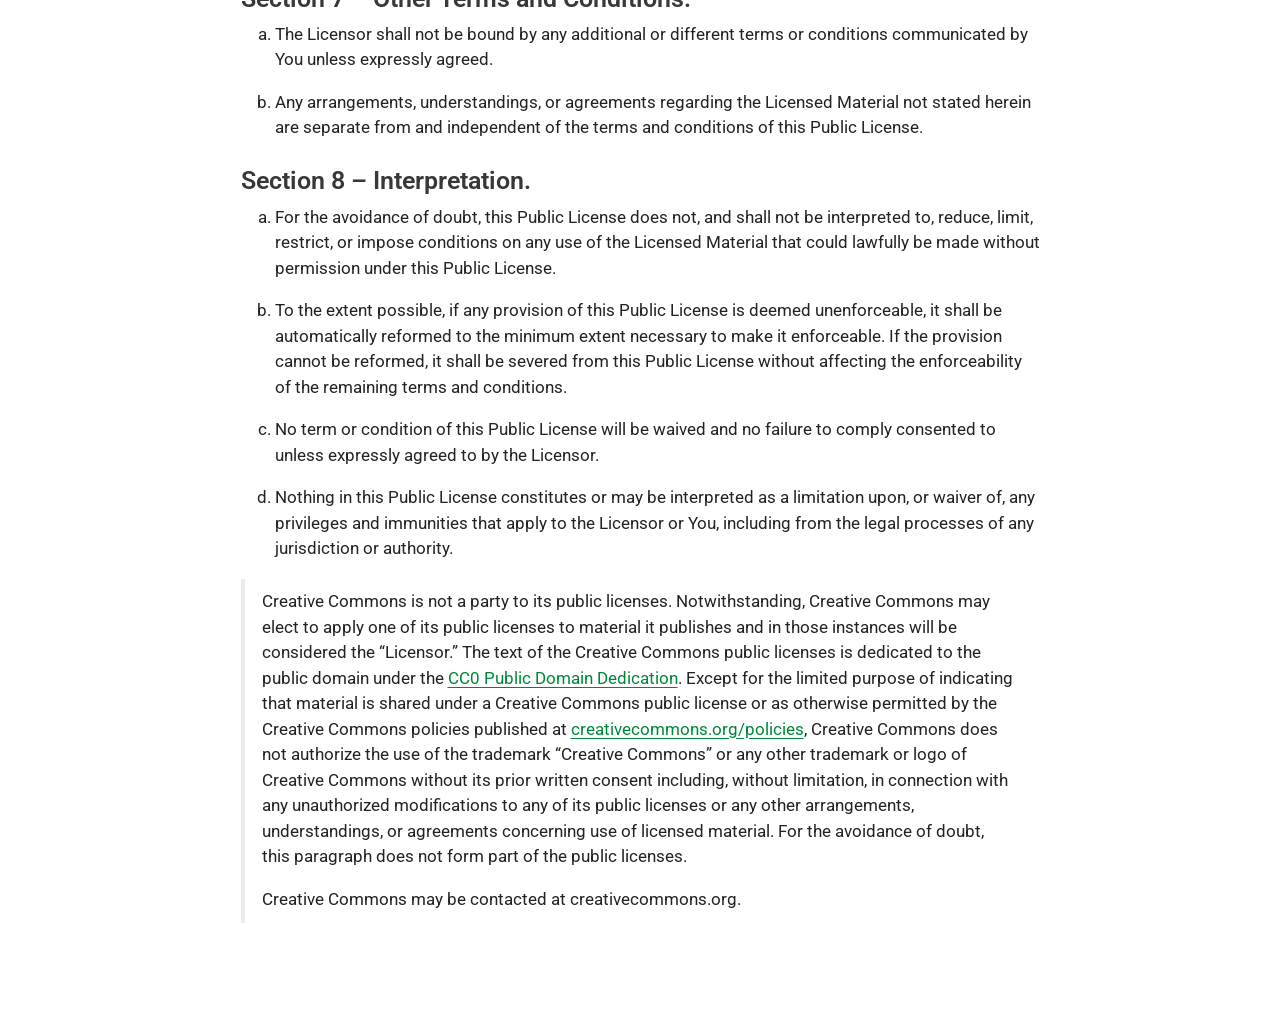
<file: LICENSE.html>
<!DOCTYPE html>
<html xmlns="http://www.w3.org/1999/xhtml" lang="en" xml:lang="en"><head>

<meta charset="utf-8">
<meta name="generator" content="quarto-1.11.9">

<meta name="viewport" content="width=device-width, initial-scale=1.0, user-scalable=yes">


<title>license</title>
<style>
/* Default styles provided by pandoc.
** See https://pandoc.org/MANUAL.html#variables-for-html for config info.
*/
span.smallcaps{font-variant: small-caps;}
div.columns{display: flex; gap: 1.5em;}
div.column{flex: auto;}
@media screen {
div.columns{gap: min(4vw, 1.5em);}
div.column{overflow-x: auto;}
}
div.hanging-indent{margin-left: 1.5em; text-indent: -1.5em;}
ul.task-list{list-style: none;}
ul.task-list li input[type="checkbox"] {
  width: 0.8em;
  margin: 0 0.8em 0.2em -1em; /* quarto-specific, see https://github.com/quarto-dev/quarto-cli/issues/4556 */ 
  vertical-align: middle;
}
</style>


<script src="site_libs/quarto-nav/quarto-nav.js"></script>
<script src="site_libs/clipboard/clipboard.min.js"></script>
<script src="site_libs/quarto-search/autocomplete.umd.js"></script>
<script src="site_libs/quarto-search/fuse.min.js"></script>
<script src="site_libs/quarto-search/quarto-search.js"></script>
<meta name="quarto:offset" content="./">
<link href="site_libs/quarto-contrib/quarto-project/lmu-osc/osc-brand/lmu-osc-favicon.jpg" rel="icon" type="image/jpeg">
<script src="site_libs/quarto-html/quarto.js" type="module"></script>
<script src="site_libs/quarto-html/tabsets/tabsets.js" type="module"></script>
<script src="site_libs/quarto-html/scrollable-regions/scrollable-regions.js" type="module"></script>
<script src="site_libs/quarto-html/popper.min.js"></script>
<script src="site_libs/quarto-html/tippy.umd.min.js"></script>
<script src="site_libs/quarto-html/anchor.min.js"></script>
<link href="site_libs/quarto-html/tippy.css" rel="stylesheet">
<link href="site_libs/quarto-html/quarto-syntax-highlighting-47407c29e8f0cbb45854e90f85b31c93.css" rel="stylesheet" class="quarto-color-scheme" id="quarto-text-highlighting-styles">
<link href="site_libs/quarto-html/quarto-syntax-highlighting-dark-29bebc711971320925fa0dba636024dd.css" rel="stylesheet" class="quarto-color-scheme quarto-color-alternate" id="quarto-text-highlighting-styles">
<link href="site_libs/quarto-html/quarto-syntax-highlighting-47407c29e8f0cbb45854e90f85b31c93.css" rel="stylesheet" class="quarto-color-scheme-extra" id="quarto-text-highlighting-styles">
<script src="site_libs/bootstrap/bootstrap.min.js"></script>
<link href="site_libs/bootstrap/bootstrap-icons.css" rel="stylesheet">
<link href="site_libs/bootstrap/bootstrap-3c212fb5380e5862dc63e3421f55cf9c.min.css" rel="stylesheet" append-hash="true" class="quarto-color-scheme" id="quarto-bootstrap" data-mode="light">
<link href="site_libs/bootstrap/bootstrap-dark-a7b4344c3630158015b2ae424a7251cc.min.css" rel="stylesheet" append-hash="true" class="quarto-color-scheme quarto-color-alternate" id="quarto-bootstrap" data-mode="dark">
<link href="site_libs/bootstrap/bootstrap-3c212fb5380e5862dc63e3421f55cf9c.min.css" rel="stylesheet" append-hash="true" class="quarto-color-scheme-extra" id="quarto-bootstrap" data-mode="light">
<script id="quarto-search-options" type="application/json">{
  "location": "sidebar",
  "copy-button": false,
  "collapse-after": 3,
  "panel-placement": "start",
  "type": "textbox",
  "limit": 50,
  "keyboard-shortcut": [
    "f",
    "/",
    "s"
  ],
  "show-item-context": false,
  "language": {
    "search-no-results-text": "No results",
    "search-matching-documents-text": "matching documents",
    "search-copy-link-title": "Copy link to search",
    "search-hide-matches-text": "Hide additional matches",
    "search-more-match-text": "more match in this document",
    "search-more-matches-text": "more matches in this document",
    "search-clear-button-title": "Clear",
    "search-text-placeholder": "",
    "search-detached-cancel-button-title": "Cancel",
    "search-submit-button-title": "Submit",
    "search-label": "Search"
  }
}</script>


</head>

<body class="fullcontent quarto-light"><a id="quarto-skip-link" class="visually-hidden-focusable" href="#quarto-document-content">Skip to main content</a><script id="quarto-html-before-body" type="application/javascript">
    const toggleBodyColorMode = (bsSheetEl) => {
      const mode = bsSheetEl.getAttribute("data-mode");
      const bodyEl = window.document.querySelector("body");
      if (mode === "dark") {
        bodyEl.classList.add("quarto-dark");
        bodyEl.classList.remove("quarto-light");
      } else {
        bodyEl.classList.add("quarto-light");
        bodyEl.classList.remove("quarto-dark");
      }
    }
    const toggleBodyColorPrimary = () => {
      const bsSheetEl = window.document.querySelector("link#quarto-bootstrap:not([rel=disabled-stylesheet])");
      if (bsSheetEl) {
        toggleBodyColorMode(bsSheetEl);
      }
    }
    const setColorSchemeToggle = (alternate) => {
      const toggles = window.document.querySelectorAll('.quarto-color-scheme-toggle');
      for (let i=0; i < toggles.length; i++) {
        const toggle = toggles[i];
        if (toggle) {
          toggle.setAttribute("aria-checked", alternate ? "true" : "false");
          if (alternate) {
            toggle.classList.add("alternate");
          } else {
            toggle.classList.remove("alternate");
          }
        }
      }
    };
    const toggleColorMode = (alternate) => {
      // Switch the stylesheets
      const primaryStylesheets = window.document.querySelectorAll('link.quarto-color-scheme:not(.quarto-color-alternate)');
      const alternateStylesheets = window.document.querySelectorAll('link.quarto-color-scheme.quarto-color-alternate');
      manageTransitions('#quarto-margin-sidebar .nav-link', false);
      if (alternate) {
        // note: dark is layered on light, we don't disable primary!
        enableStylesheet(alternateStylesheets);
        for (const sheetNode of alternateStylesheets) {
          if (sheetNode.id === "quarto-bootstrap") {
            toggleBodyColorMode(sheetNode);
          }
        }
      } else {
        disableStylesheet(alternateStylesheets);
        enableStylesheet(primaryStylesheets)
        toggleBodyColorPrimary();
      }
      manageTransitions('#quarto-margin-sidebar .nav-link', true);
      // Switch the toggles
      setColorSchemeToggle(alternate)
    }
    // Hack to workaround the fact that safari doesn't
    // properly recolor the scrollbar when toggling (#1455).
    // Not run on load: stylesheets are set before first paint there, and
    // scrolling would undo the scroll to a URL fragment (#14973).
    // The one pixel nudge keeps the reader where they were.
    const refreshSafariScrollbar = () => {
      if (navigator.userAgent.indexOf('Safari') > 0 && navigator.userAgent.indexOf('Chrome') == -1) {
        manageTransitions("body", false);
        const scrollY = window.scrollY;
        window.scrollTo(0, scrollY > 0 ? scrollY - 1 : 1);
        setTimeout(() => {
          window.scrollTo(0, scrollY);
          manageTransitions("body", true);
        }, 40);
      }
    }
    const disableStylesheet = (stylesheets) => {
      for (let i=0; i < stylesheets.length; i++) {
        const stylesheet = stylesheets[i];
        stylesheet.rel = 'disabled-stylesheet';
      }
    }
    const enableStylesheet = (stylesheets) => {
      for (let i=0; i < stylesheets.length; i++) {
        const stylesheet = stylesheets[i];
        if(stylesheet.rel !== 'stylesheet') { // for Chrome, which will still FOUC without this check
          stylesheet.rel = 'stylesheet';
        }
      }
    }
    const manageTransitions = (selector, allowTransitions) => {
      const els = window.document.querySelectorAll(selector);
      for (let i=0; i < els.length; i++) {
        const el = els[i];
        if (allowTransitions) {
          el.classList.remove('notransition');
        } else {
          el.classList.add('notransition');
        }
      }
    }
    const isFileUrl = () => {
      return window.location.protocol === 'file:';
    }
    const hasAlternateSentinel = () => {
      let styleSentinel = getColorSchemeSentinel();
      if (styleSentinel !== null) {
        return styleSentinel === "alternate";
      } else {
        return false;
      }
    }
    const setStyleSentinel = (alternate) => {
      const value = alternate ? "alternate" : "default";
      if (!isFileUrl()) {
        window.localStorage.setItem("quarto-color-scheme", value);
      } else {
        localAlternateSentinel = value;
      }
    }
    const getColorSchemeSentinel = () => {
      if (!isFileUrl()) {
        const storageValue = window.localStorage.getItem("quarto-color-scheme");
        return storageValue != null ? storageValue : localAlternateSentinel;
      } else {
        return localAlternateSentinel;
      }
    }
    const toggleGiscusIfUsed = (isAlternate, darkModeDefault) => {
      const baseTheme = document.querySelector('#giscus-base-theme')?.value ?? 'light';
      const alternateTheme = document.querySelector('#giscus-alt-theme')?.value ?? 'dark';
      let newTheme = '';
      if(authorPrefersDark) {
        newTheme = isAlternate ? baseTheme : alternateTheme;
      } else {
        newTheme = isAlternate ? alternateTheme : baseTheme;
      }
      const changeGiscusTheme = () => {
        // From: https://github.com/giscus/giscus/issues/336
        const sendMessage = (message) => {
          const iframe = document.querySelector('iframe.giscus-frame');
          if (!iframe) return;
          iframe.contentWindow.postMessage({ giscus: message }, 'https://giscus.app');
        }
        sendMessage({
          setConfig: {
            theme: newTheme
          }
        });
      }
      const isGiscussLoaded = window.document.querySelector('iframe.giscus-frame') !== null;
      if (isGiscussLoaded) {
        changeGiscusTheme();
      }
    };
    const authorPrefersDark = false;
    const darkModeDefault = authorPrefersDark;
      document.querySelector('link#quarto-text-highlighting-styles.quarto-color-scheme-extra').rel = 'disabled-stylesheet';
      document.querySelector('link#quarto-bootstrap.quarto-color-scheme-extra').rel = 'disabled-stylesheet';
    let localAlternateSentinel = darkModeDefault ? 'alternate' : 'default';
    // Dark / light mode switch
    window.quartoToggleColorScheme = () => {
      // Read the current dark / light value
      let toAlternate = !hasAlternateSentinel();
      toggleColorMode(toAlternate);
      refreshSafariScrollbar();
      setStyleSentinel(toAlternate);
      toggleGiscusIfUsed(toAlternate, darkModeDefault);
      window.dispatchEvent(new Event('resize'));
    };
    // Switch to dark mode if need be
    if (hasAlternateSentinel()) {
      toggleColorMode(true);
    } else {
      toggleColorMode(false);
    }
  </script>

<div id="quarto-search-results"></div>
<!-- content -->
<div id="quarto-content" class="quarto-container page-columns page-rows-contents page-layout-article">
<!-- sidebar -->
<!-- margin-sidebar -->
    
<!-- main -->
<main class="content" id="quarto-document-content" tabindex="-1"><header id="title-block-header" class="quarto-title-block"></header>





<section id="creative-commons-attribution-sharealike-4.0-international" class="level1">
<h1>Creative Commons Attribution-ShareAlike 4.0 International</h1>
<p>Creative Commons Corporation (“Creative Commons”) is not a law firm and does not provide legal services or legal advice. Distribution of Creative Commons public licenses does not create a lawyer-client or other relationship. Creative Commons makes its licenses and related information available on an “as-is” basis. Creative Commons gives no warranties regarding its licenses, any material licensed under their terms and conditions, or any related information. Creative Commons disclaims all liability for damages resulting from their use to the fullest extent possible.</p>
<p><strong>Using Creative Commons Public Licenses</strong></p>
<p>Creative Commons public licenses provide a standard set of terms and conditions that creators and other rights holders may use to share original works of authorship and other material subject to copyright and certain other rights specified in the public license below. The following considerations are for informational purposes only, are not exhaustive, and do not form part of our licenses.</p>
<ul>
<li><p><strong>Considerations for licensors:</strong> Our public licenses are intended for use by those authorized to give the public permission to use material in ways otherwise restricted by copyright and certain other rights. Our licenses are irrevocable. Licensors should read and understand the terms and conditions of the license they choose before applying it. Licensors should also secure all rights necessary before applying our licenses so that the public can reuse the material as expected. Licensors should clearly mark any material not subject to the license. This includes other CC-licensed material, or material used under an exception or limitation to copyright. <a href="http://wiki.creativecommons.org/Considerations_for_licensors_and_licensees#Considerations_for_licensors">More considerations for licensors</a>.</p></li>
<li><p><strong>Considerations for the public:</strong> By using one of our public licenses, a licensor grants the public permission to use the licensed material under specified terms and conditions. If the licensor’s permission is not necessary for any reason–for example, because of any applicable exception or limitation to copyright–then that use is not regulated by the license. Our licenses grant only permissions under copyright and certain other rights that a licensor has authority to grant. Use of the licensed material may still be restricted for other reasons, including because others have copyright or other rights in the material. A licensor may make special requests, such as asking that all changes be marked or described. Although not required by our licenses, you are encouraged to respect those requests where reasonable. <a href="http://wiki.creativecommons.org/Considerations_for_licensors_and_licensees#Considerations_for_licensees">More considerations for the public</a>.</p></li>
</ul>
<section id="creative-commons-attribution-sharealike-4.0-international-public-license" class="level2">
<h2 class="anchored" data-anchor-id="creative-commons-attribution-sharealike-4.0-international-public-license">Creative Commons Attribution-ShareAlike 4.0 International Public License</h2>
<p>By exercising the Licensed Rights (defined below), You accept and agree to be bound by the terms and conditions of this Creative Commons Attribution-ShareAlike 4.0 International Public License (“Public License”). To the extent this Public License may be interpreted as a contract, You are granted the Licensed Rights in consideration of Your acceptance of these terms and conditions, and the Licensor grants You such rights in consideration of benefits the Licensor receives from making the Licensed Material available under these terms and conditions.</p>
<section id="section-1-definitions." class="level3">
<h3 class="anchored" data-anchor-id="section-1-definitions.">Section 1 – Definitions.</h3>
<ol type="a">
<li><p><strong>Adapted Material</strong> means material subject to Copyright and Similar Rights that is derived from or based upon the Licensed Material and in which the Licensed Material is translated, altered, arranged, transformed, or otherwise modified in a manner requiring permission under the Copyright and Similar Rights held by the Licensor. For purposes of this Public License, where the Licensed Material is a musical work, performance, or sound recording, Adapted Material is always produced where the Licensed Material is synched in timed relation with a moving image.</p></li>
<li><p><strong>Adapter’s License</strong> means the license You apply to Your Copyright and Similar Rights in Your contributions to Adapted Material in accordance with the terms and conditions of this Public License.</p></li>
<li><p><strong>BY-SA Compatible License</strong> means a license listed at <a href="http://creativecommons.org/compatiblelicenses">creativecommons.org/compatiblelicenses</a>, approved by Creative Commons as essentially the equivalent of this Public License.</p></li>
<li><p><strong>Copyright and Similar Rights</strong> means copyright and/or similar rights closely related to copyright including, without limitation, performance, broadcast, sound recording, and Sui Generis Database Rights, without regard to how the rights are labeled or categorized. For purposes of this Public License, the rights specified in Section 2(b)(1)-(2) are not Copyright and Similar Rights.</p></li>
<li><p><strong>Effective Technological Measures</strong> means those measures that, in the absence of proper authority, may not be circumvented under laws fulfilling obligations under Article 11 of the WIPO Copyright Treaty adopted on December 20, 1996, and/or similar international agreements.</p></li>
<li><p><strong>Exceptions and Limitations</strong> means fair use, fair dealing, and/or any other exception or limitation to Copyright and Similar Rights that applies to Your use of the Licensed Material.</p></li>
<li><p><strong>License Elements</strong> means the license attributes listed in the name of a Creative Commons Public License. The License Elements of this Public License are Attribution and ShareAlike.</p></li>
<li><p><strong>Licensed Material</strong> means the artistic or literary work, database, or other material to which the Licensor applied this Public License.</p></li>
<li><p><strong>Licensed Rights</strong> means the rights granted to You subject to the terms and conditions of this Public License, which are limited to all Copyright and Similar Rights that apply to Your use of the Licensed Material and that the Licensor has authority to license.</p></li>
<li><p><strong>Licensor</strong> means the individual(s) or entity(ies) granting rights under this Public License.</p></li>
<li><p><strong>Share</strong> means to provide material to the public by any means or process that requires permission under the Licensed Rights, such as reproduction, public display, public performance, distribution, dissemination, communication, or importation, and to make material available to the public including in ways that members of the public may access the material from a place and at a time individually chosen by them.</p></li>
<li><p><strong>Sui Generis Database Rights</strong> means rights other than copyright resulting from Directive 96/9/EC of the European Parliament and of the Council of 11 March 1996 on the legal protection of databases, as amended and/or succeeded, as well as other essentially equivalent rights anywhere in the world.</p></li>
<li><p><strong>You</strong> means the individual or entity exercising the Licensed Rights under this Public License. <strong>Your</strong> has a corresponding meaning.</p></li>
</ol>
</section>
<section id="section-2-scope." class="level3">
<h3 class="anchored" data-anchor-id="section-2-scope.">Section 2 – Scope.</h3>
<ol type="a">
<li><p><strong><em>License grant.</em></strong></p>
<ol type="1">
<li><p>Subject to the terms and conditions of this Public License, the Licensor hereby grants You a worldwide, royalty-free, non-sublicensable, non-exclusive, irrevocable license to exercise the Licensed Rights in the Licensed Material to:</p>
<p>A. reproduce and Share the Licensed Material, in whole or in part; and</p>
<p>B. produce, reproduce, and Share Adapted Material.</p></li>
<li><p><strong>Exceptions and Limitations.</strong> For the avoidance of doubt, where Exceptions and Limitations apply to Your use, this Public License does not apply, and You do not need to comply with its terms and conditions.</p></li>
<li><p><strong>Term.</strong> The term of this Public License is specified in Section 6(a).</p></li>
<li><p><strong>Media and formats; technical modifications allowed.</strong> The Licensor authorizes You to exercise the Licensed Rights in all media and formats whether now known or hereafter created, and to make technical modifications necessary to do so. The Licensor waives and/or agrees not to assert any right or authority to forbid You from making technical modifications necessary to exercise the Licensed Rights, including technical modifications necessary to circumvent Effective Technological Measures. For purposes of this Public License, simply making modifications authorized by this Section 2(a)(4) never produces Adapted Material.</p></li>
<li><p><strong>Downstream recipients.</strong></p>
<p>A. <strong>Offer from the Licensor – Licensed Material.</strong> Every recipient of the Licensed Material automatically receives an offer from the Licensor to exercise the Licensed Rights under the terms and conditions of this Public License.</p>
<p>B. <strong>Additional offer from the Licensor – Adapted Material.</strong> Every recipient of Adapted Material from You automatically receives an offer from the Licensor to exercise the Licensed Rights in the Adapted Material under the conditions of the Adapter’s License You apply.</p>
<p>C. <strong>No downstream restrictions.</strong> You may not offer or impose any additional or different terms or conditions on, or apply any Effective Technological Measures to, the Licensed Material if doing so restricts exercise of the Licensed Rights by any recipient of the Licensed Material.</p></li>
<li><p><strong>No endorsement.</strong> Nothing in this Public License constitutes or may be construed as permission to assert or imply that You are, or that Your use of the Licensed Material is, connected with, or sponsored, endorsed, or granted official status by, the Licensor or others designated to receive attribution as provided in Section 3(a)(1)(A)(i).</p></li>
</ol></li>
<li><p><strong><em>Other rights.</em></strong></p>
<ol type="1">
<li><p>Moral rights, such as the right of integrity, are not licensed under this Public License, nor are publicity, privacy, and/or other similar personality rights; however, to the extent possible, the Licensor waives and/or agrees not to assert any such rights held by the Licensor to the limited extent necessary to allow You to exercise the Licensed Rights, but not otherwise.</p></li>
<li><p>Patent and trademark rights are not licensed under this Public License.</p></li>
<li><p>To the extent possible, the Licensor waives any right to collect royalties from You for the exercise of the Licensed Rights, whether directly or through a collecting society under any voluntary or waivable statutory or compulsory licensing scheme. In all other cases the Licensor expressly reserves any right to collect such royalties.</p></li>
</ol></li>
</ol>
</section>
<section id="section-3-license-conditions." class="level3">
<h3 class="anchored" data-anchor-id="section-3-license-conditions.">Section 3 – License Conditions.</h3>
<p>Your exercise of the Licensed Rights is expressly made subject to the following conditions.</p>
<ol type="a">
<li><p><strong><em>Attribution.</em></strong></p>
<ol type="1">
<li><p>If You Share the Licensed Material (including in modified form), You must:</p>
<p>A. retain the following if it is supplied by the Licensor with the Licensed Material:</p>
<ol type="i">
<li><p>identification of the creator(s) of the Licensed Material and any others designated to receive attribution, in any reasonable manner requested by the Licensor (including by pseudonym if designated);</p></li>
<li><p>a copyright notice;</p></li>
<li><p>a notice that refers to this Public License;</p></li>
<li><p>a notice that refers to the disclaimer of warranties;</p></li>
<li><p>a URI or hyperlink to the Licensed Material to the extent reasonably practicable;</p></li>
</ol>
<p>B. indicate if You modified the Licensed Material and retain an indication of any previous modifications; and</p>
<p>C. indicate the Licensed Material is licensed under this Public License, and include the text of, or the URI or hyperlink to, this Public License.</p></li>
<li><p>You may satisfy the conditions in Section 3(a)(1) in any reasonable manner based on the medium, means, and context in which You Share the Licensed Material. For example, it may be reasonable to satisfy the conditions by providing a URI or hyperlink to a resource that includes the required information.</p></li>
<li><p>If requested by the Licensor, You must remove any of the information required by Section 3(a)(1)(A) to the extent reasonably practicable.</p></li>
</ol></li>
<li><p><strong><em>ShareAlike.</em></strong></p></li>
</ol>
<p>In addition to the conditions in Section 3(a), if You Share Adapted Material You produce, the following conditions also apply.</p>
<ol type="1">
<li><p>The Adapter’s License You apply must be a Creative Commons license with the same License Elements, this version or later, or a BY-SA Compatible License.</p></li>
<li><p>You must include the text of, or the URI or hyperlink to, the Adapter’s License You apply. You may satisfy this condition in any reasonable manner based on the medium, means, and context in which You Share Adapted Material.</p></li>
<li><p>You may not offer or impose any additional or different terms or conditions on, or apply any Effective Technological Measures to, Adapted Material that restrict exercise of the rights granted under the Adapter’s License You apply.</p></li>
</ol>
</section>
<section id="section-4-sui-generis-database-rights." class="level3">
<h3 class="anchored" data-anchor-id="section-4-sui-generis-database-rights.">Section 4 – Sui Generis Database Rights.</h3>
<p>Where the Licensed Rights include Sui Generis Database Rights that apply to Your use of the Licensed Material:</p>
<ol type="a">
<li><p>for the avoidance of doubt, Section 2(a)(1) grants You the right to extract, reuse, reproduce, and Share all or a substantial portion of the contents of the database;</p></li>
<li><p>if You include all or a substantial portion of the database contents in a database in which You have Sui Generis Database Rights, then the database in which You have Sui Generis Database Rights (but not its individual contents) is Adapted Material, including for purposes of Section 3(b); and</p></li>
<li><p>You must comply with the conditions in Section 3(a) if You Share all or a substantial portion of the contents of the database.</p></li>
</ol>
<p>For the avoidance of doubt, this Section 4 supplements and does not replace Your obligations under this Public License where the Licensed Rights include other Copyright and Similar Rights.</p>
</section>
<section id="section-5-disclaimer-of-warranties-and-limitation-of-liability." class="level3">
<h3 class="anchored" data-anchor-id="section-5-disclaimer-of-warranties-and-limitation-of-liability.">Section 5 – Disclaimer of Warranties and Limitation of Liability.</h3>
<ol type="a">
<li><p><strong>Unless otherwise separately undertaken by the Licensor, to the extent possible, the Licensor offers the Licensed Material as-is and as-available, and makes no representations or warranties of any kind concerning the Licensed Material, whether express, implied, statutory, or other. This includes, without limitation, warranties of title, merchantability, fitness for a particular purpose, non-infringement, absence of latent or other defects, accuracy, or the presence or absence of errors, whether or not known or discoverable. Where disclaimers of warranties are not allowed in full or in part, this disclaimer may not apply to You.</strong></p></li>
<li><p><strong>To the extent possible, in no event will the Licensor be liable to You on any legal theory (including, without limitation, negligence) or otherwise for any direct, special, indirect, incidental, consequential, punitive, exemplary, or other losses, costs, expenses, or damages arising out of this Public License or use of the Licensed Material, even if the Licensor has been advised of the possibility of such losses, costs, expenses, or damages. Where a limitation of liability is not allowed in full or in part, this limitation may not apply to You.</strong></p></li>
<li><p>The disclaimer of warranties and limitation of liability provided above shall be interpreted in a manner that, to the extent possible, most closely approximates an absolute disclaimer and waiver of all liability.</p></li>
</ol>
</section>
<section id="section-6-term-and-termination." class="level3">
<h3 class="anchored" data-anchor-id="section-6-term-and-termination.">Section 6 – Term and Termination.</h3>
<ol type="a">
<li><p>This Public License applies for the term of the Copyright and Similar Rights licensed here. However, if You fail to comply with this Public License, then Your rights under this Public License terminate automatically.</p></li>
<li><p>Where Your right to use the Licensed Material has terminated under Section 6(a), it reinstates:</p>
<ol type="1">
<li><p>automatically as of the date the violation is cured, provided it is cured within 30 days of Your discovery of the violation; or</p></li>
<li><p>upon express reinstatement by the Licensor.</p></li>
</ol>
<p>For the avoidance of doubt, this Section 6(b) does not affect any right the Licensor may have to seek remedies for Your violations of this Public License.</p></li>
<li><p>For the avoidance of doubt, the Licensor may also offer the Licensed Material under separate terms or conditions or stop distributing the Licensed Material at any time; however, doing so will not terminate this Public License.</p></li>
<li><p>Sections 1, 5, 6, 7, and 8 survive termination of this Public License.</p></li>
</ol>
</section>
<section id="section-7-other-terms-and-conditions." class="level3">
<h3 class="anchored" data-anchor-id="section-7-other-terms-and-conditions.">Section 7 – Other Terms and Conditions.</h3>
<ol type="a">
<li><p>The Licensor shall not be bound by any additional or different terms or conditions communicated by You unless expressly agreed.</p></li>
<li><p>Any arrangements, understandings, or agreements regarding the Licensed Material not stated herein are separate from and independent of the terms and conditions of this Public License.</p></li>
</ol>
</section>
<section id="section-8-interpretation." class="level3">
<h3 class="anchored" data-anchor-id="section-8-interpretation.">Section 8 – Interpretation.</h3>
<ol type="a">
<li><p>For the avoidance of doubt, this Public License does not, and shall not be interpreted to, reduce, limit, restrict, or impose conditions on any use of the Licensed Material that could lawfully be made without permission under this Public License.</p></li>
<li><p>To the extent possible, if any provision of this Public License is deemed unenforceable, it shall be automatically reformed to the minimum extent necessary to make it enforceable. If the provision cannot be reformed, it shall be severed from this Public License without affecting the enforceability of the remaining terms and conditions.</p></li>
<li><p>No term or condition of this Public License will be waived and no failure to comply consented to unless expressly agreed to by the Licensor.</p></li>
<li><p>Nothing in this Public License constitutes or may be interpreted as a limitation upon, or waiver of, any privileges and immunities that apply to the Licensor or You, including from the legal processes of any jurisdiction or authority.</p></li>
</ol>
<blockquote class="blockquote">
<p>Creative Commons is not a party to its public licenses. Notwithstanding, Creative Commons may elect to apply one of its public licenses to material it publishes and in those instances will be considered the “Licensor.” The text of the Creative Commons public licenses is dedicated to the public domain under the <a href="https://creativecommons.org/publicdomain/zero/1.0/legalcode">CC0 Public Domain Dedication</a>. Except for the limited purpose of indicating that material is shared under a Creative Commons public license or as otherwise permitted by the Creative Commons policies published at <a href="http://creativecommons.org/policies">creativecommons.org/policies</a>, Creative Commons does not authorize the use of the trademark “Creative Commons” or any other trademark or logo of Creative Commons without its prior written consent including, without limitation, in connection with any unauthorized modifications to any of its public licenses or any other arrangements, understandings, or agreements concerning use of licensed material. For the avoidance of doubt, this paragraph does not form part of the public licenses.</p>
<p>Creative Commons may be contacted at creativecommons.org.</p>
</blockquote>


</section>
</section>
</section>

</main> <!-- /main -->
<script id="quarto-html-after-body" type="application/javascript">
  window.document.addEventListener("DOMContentLoaded", function (event) {
    // Ensure there is a toggle, if there isn't float one in the top right
    if (window.document.querySelector('.quarto-color-scheme-toggle') === null) {
      const toggle = window.document.createElement('button');
      toggle.type = "button";
      toggle.setAttribute("role", "switch");
      toggle.setAttribute("aria-checked", "false");
      toggle.classList.add('top-right');
      toggle.classList.add('quarto-color-scheme-toggle');
      toggle.setAttribute("aria-label", "Toggle dark mode");
      toggle.onclick = function() { try { window.quartoToggleColorScheme(); } catch {} return false; };
      const i = window.document.createElement("i");
      i.classList.add('bi');
      toggle.appendChild(i);
      // Put the toggle in a landmark of its own, so that landmark navigation
      // can reach it.
      //
      // The container is always a fresh direct child of body, and the toggle is
      // never moved into page furniture that the theme or the author controls.
      // The toggle is positioned against the page, so any ancestor that
      // establishes a containing block captures it: a positioned element or a
      // grid for position: absolute, and transform, filter, will-change or
      // contain for position: fixed. A direct child of body has none of these
      // to inherit, and the shift when one appears is silent and visual.
      //
      // ARIA says a document should have at most one banner, and axe reports a
      // duplicate whether or not the banners carry distinct labels. So use a
      // header when the page has no banner yet, and a named region otherwise.
      //
      // A header is a banner wherever it sits, unless it is inside sectioning
      // content, so this cannot just look at the children of body: a custom
      // page layout wraps the title block header in a plain div. An explicit
      // role="banner" always counts.
      const sectioning = 'article, aside, main, nav, section, [role="article"], [role="complementary"], [role="main"], [role="navigation"], [role="region"]';
      const hasBanner = Array.from(
        window.document.querySelectorAll('header:not([role]), [role="banner"]')
      ).some(function(el) {
        return el.hasAttribute("role") || el.closest(sectioning) === null;
      });
      const container = window.document.createElement(hasBanner ? "div" : "header");
      if (hasBanner) {
        container.setAttribute("role", "region");
        container.setAttribute("aria-label", "Toggle dark mode");
      }
      container.classList.add('quarto-color-scheme-toggle-container');
      container.appendChild(toggle);
      window.document.body.appendChild(container);
    }
    setColorSchemeToggle(hasAlternateSentinel())
    const icon = "";
    const anchorJS = new window.AnchorJS();
    anchorJS.options = {
      placement: 'right',
      icon: icon
    };
    anchorJS.add('.anchored');
    const isCodeAnnotation = (el) => {
      for (const clz of el.classList) {
        if (clz.startsWith('code-annotation-')) {                     
          return true;
        }
      }
      return false;
    }
    const onCopySuccess = function(e) {
      // button target
      const button = e.trigger;
      // don't keep focus
      button.blur();
      // flash "checked"
      button.classList.add('code-copy-button-checked');
      var currentTitle = button.getAttribute("title");
      button.setAttribute("title", "Copied!");
      let tooltip;
      if (window.bootstrap) {
        button.setAttribute("data-bs-toggle", "tooltip");
        button.setAttribute("data-bs-placement", "left");
        button.setAttribute("data-bs-title", "Copied!");
        tooltip = new bootstrap.Tooltip(button, 
          { trigger: "manual", 
            customClass: "code-copy-button-tooltip",
            offset: [0, -8]});
        tooltip.show();    
      }
      setTimeout(function() {
        if (tooltip) {
          tooltip.hide();
          button.removeAttribute("data-bs-title");
          button.removeAttribute("data-bs-toggle");
          button.removeAttribute("data-bs-placement");
        }
        button.setAttribute("title", currentTitle);
        button.classList.remove('code-copy-button-checked');
      }, 1000);
      // clear code selection
      e.clearSelection();
    }
    const getTextToCopy = function(trigger) {
      const outerScaffold = trigger.parentElement.cloneNode(true);
      const codeEl = outerScaffold.querySelector('code');
      for (const childEl of codeEl.children) {
        if (isCodeAnnotation(childEl)) {
          childEl.remove();
        }
      }
      return codeEl.innerText;
    }
    const clipboard = new window.ClipboardJS('.code-copy-button:not([data-in-quarto-modal])', {
      text: getTextToCopy
    });
    clipboard.on('success', onCopySuccess);
    if (window.document.getElementById('quarto-embedded-source-code-modal')) {
      const clipboardModal = new window.ClipboardJS('.code-copy-button[data-in-quarto-modal]', {
        text: getTextToCopy,
        container: window.document.getElementById('quarto-embedded-source-code-modal')
      });
      clipboardModal.on('success', onCopySuccess);
    }
      var localhostRegex = new RegExp(/^(?:http|https):\/\/localhost\:?[0-9]*\//);
      var mailtoRegex = new RegExp(/^mailto:/);
        var filterRegex = new RegExp("https:\/\/lmu-osc\.github\.io\/slides-simulations\/");
      var isInternal = (href) => {
          return filterRegex.test(href) || localhostRegex.test(href) || mailtoRegex.test(href);
      }
      // Inspect non-navigation links and adorn them if external
      window.quartoDecorateExternalLinks = function (root) {
     var links = (root || window.document).querySelectorAll('a[href]:not(.nav-link):not(.navbar-brand):not(.toc-action):not(.sidebar-link):not(.sidebar-item-toggle):not(.pagination-link):not(.no-external):not([aria-hidden]):not(.dropdown-item):not(.quarto-navigation-tool):not(.about-link)');
      for (var i=0; i<links.length; i++) {
        const link = links[i];
        if (!isInternal(link.href)) {
          // undo the damage that might have been done by quarto-nav.js in the case of
          // links that we want to consider external
          if (link.dataset.originalHref !== undefined) {
            link.href = link.dataset.originalHref;
          }
          if (!link.classList.contains('no-external-icon')) {
          }
        }
      }
      };
      window.quartoDecorateExternalLinks(window.document);
    // Esc closes the popup (WCAG 1.4.13) and focus leaving both trigger and
    // popup closes it (WCAG 2.4.11); tippy handles neither for interactive popups.
    const hideOnEscAndFocusOut = {
      name: 'hideOnEscAndFocusOut',
      defaultValue: true,
      fn(instance) {
        const dismiss = () => {
          // A show scheduled by the trigger delay would otherwise reopen it
          instance.clearDelayTimeouts();
          instance.hide();
        };
        const onKeyDown = (event) => {
          if (event.key !== 'Escape') {
            return;
          }
          // Keep Esc from also reaching page handlers (e.g. reveal.js overview),
          // except an open reveal.js slide menu, which Esc should close too.
          // The menu handles keys only when its keyboard option is on.
          const menuHandlesEsc = window.Reveal?.getPlugin?.('menu')?.isOpen() &&
            window.Reveal.getConfig().menu?.keyboard !== false;
          if (!menuHandlesEsc) {
            event.stopPropagation();
          }
          if (instance.popper.contains(window.document.activeElement)) {
            // Disabled while refocusing so the focus trigger does not reopen it
            instance.disable();
            instance.reference.focus();
            instance.enable();
          }
          dismiss();
        };
        const onFocusOut = (event) => {
          const target = event.relatedTarget;
          if (target && !instance.reference.contains(target) &&
              !instance.popper.contains(target)) {
            dismiss();
          }
        };
        // On the trigger too: a click trigger (code-annotations: select) has no
        // blur handling. Attached for the instance's lifetime so leaving the
        // trigger also cancels a show still pending on the trigger delay.
        instance.reference.addEventListener('focusout', onFocusOut);
        return {
          onShow() {
            window.document.addEventListener('keydown', onKeyDown, true);
            instance.popper.addEventListener('focusout', onFocusOut);
          },
          onHide() {
            window.document.removeEventListener('keydown', onKeyDown, true);
            instance.popper.removeEventListener('focusout', onFocusOut);
          },
          onDestroy() {
            instance.reference.removeEventListener('focusout', onFocusOut);
          },
        };
      },
    };
    function tippyHover(el, contentFn, onTriggerFn, onUntriggerFn) {
      const config = {
        allowHTML: true,
        maxWidth: 500,
        delay: 100,
        arrow: false,
        appendTo: function(el) {
            return el.parentElement;
        },
        interactive: true,
        interactiveBorder: 10,
        theme: 'quarto',
        placement: 'bottom-start',
        plugins: [hideOnEscAndFocusOut],
      };
      if (contentFn) {
        config.content = contentFn;
      }
      if (onTriggerFn) {
        config.onTrigger = onTriggerFn;
      }
      if (onUntriggerFn) {
        config.onUntrigger = onUntriggerFn;
      }
      window.tippy(el, config); 
    }
    const noterefs = window.document.querySelectorAll('a[role="doc-noteref"]');
    for (var i=0; i<noterefs.length; i++) {
      const ref = noterefs[i];
      tippyHover(ref, function() {
        // use id or data attribute instead here
        let href = ref.getAttribute('data-footnote-href') || ref.getAttribute('href');
        try { href = new URL(href).hash; } catch {}
        const id = href.replace(/^#\/?/, "");
        const note = window.document.getElementById(id);
        if (note) {
          return note.innerHTML;
        } else {
          return "";
        }
      });
    }
    const xrefs = window.document.querySelectorAll('a.quarto-xref');
    const processXRef = (id, note) => {
      // Strip column container classes
      const stripColumnClz = (el) => {
        el.classList.remove("page-full", "page-columns");
        if (el.children) {
          for (const child of el.children) {
            stripColumnClz(child);
          }
        }
      }
      stripColumnClz(note)
      if (id === null || id.startsWith('sec-')) {
        // Special case sections, only their first couple elements
        const container = document.createElement("div");
        if (note.children && note.children.length > 2) {
          container.appendChild(note.children[0].cloneNode(true));
          for (let i = 1; i < note.children.length; i++) {
            const child = note.children[i];
            if (child.tagName === "P" && child.innerText === "") {
              continue;
            } else {
              container.appendChild(child.cloneNode(true));
              break;
            }
          }
          if (window.Quarto?.typesetMath) {
            window.Quarto.typesetMath(container);
          }
          return container.innerHTML
        } else {
          if (window.Quarto?.typesetMath) {
            window.Quarto.typesetMath(note);
          }
          return note.innerHTML;
        }
      } else {
        // Remove any anchor links if they are present
        const anchorLink = note.querySelector('a.anchorjs-link');
        if (anchorLink) {
          anchorLink.remove();
        }
        if (window.Quarto?.typesetMath) {
          window.Quarto.typesetMath(note);
        }
        if (note.classList.contains("callout")) {
          return note.outerHTML;
        } else {
          return note.innerHTML;
        }
      }
    }
    for (var i=0; i<xrefs.length; i++) {
      const xref = xrefs[i];
      tippyHover(xref, undefined, function(instance) {
        instance.disable();
        let url = xref.getAttribute('href');
        let hash = undefined; 
        if (url.startsWith('#')) {
          hash = url;
        } else {
          try { hash = new URL(url).hash; } catch {}
        }
        if (hash) {
          const id = hash.replace(/^#\/?/, "");
          const note = window.document.getElementById(id);
          if (note !== null) {
            try {
              const html = processXRef(id, note.cloneNode(true));
              instance.setContent(html);
            } finally {
              instance.enable();
              instance.show();
            }
          } else {
            // See if we can fetch this
            fetch(url.split('#')[0])
            .then(res => res.text())
            .then(html => {
              const parser = new DOMParser();
              const htmlDoc = parser.parseFromString(html, "text/html");
              const note = htmlDoc.getElementById(id);
              if (note !== null) {
                const html = processXRef(id, note);
                instance.setContent(html);
              } 
            }).finally(() => {
              instance.enable();
              instance.show();
            });
          }
        } else {
          // See if we can fetch a full url (with no hash to target)
          // This is a special case and we should probably do some content thinning / targeting
          fetch(url)
          .then(res => res.text())
          .then(html => {
            const parser = new DOMParser();
            const htmlDoc = parser.parseFromString(html, "text/html");
            const note = htmlDoc.querySelector('main.content');
            if (note !== null) {
              // This should only happen for chapter cross references
              // (since there is no id in the URL)
              // remove the first header
              if (note.children.length > 0 && note.children[0].tagName === "HEADER") {
                note.children[0].remove();
              }
              const html = processXRef(null, note);
              instance.setContent(html);
            } 
          }).finally(() => {
            instance.enable();
            instance.show();
          });
        }
      }, function(instance) {
      });
    }
        let selectedAnnoteEl;
        const selectorForAnnotation = ( cell, annotation) => {
          let cellAttr = 'data-code-cell="' + cell + '"';
          let lineAttr = 'data-code-annotation="' +  annotation + '"';
          const selector = 'span[' + cellAttr + '][' + lineAttr + ']';
          return selector;
        }
        const selectCodeLines = (annoteEl) => {
          const doc = window.document;
          const targetCell = annoteEl.getAttribute("data-target-cell");
          const targetAnnotation = annoteEl.getAttribute("data-target-annotation");
          const annoteSpan = window.document.querySelector(selectorForAnnotation(targetCell, targetAnnotation));
          const lines = annoteSpan.getAttribute("data-code-lines").split(",");
          const lineIds = lines.map((line) => {
            return targetCell + "-" + line;
          })
          // Each band is positioned against its own containing block, which is
          // not the offsetParent of the lines, so place it from client rects.
          const placeBand = (band, firstEl, lastEl, codeBlock) => {
            const container = band.offsetParent;
            if (container === null) {
              return;
            }
            const containerRect = container.getBoundingClientRect();
            // Reveal.js scales slides with a transform, so convert client
            // pixels back to the CSS pixels of the container.
            const scale = containerRect.height / container.offsetHeight || 1;
            const firstRect = firstEl.getBoundingClientRect();
            const lastRect = lastEl.getBoundingClientRect();
            const top = (firstRect.top - containerRect.top) / scale - container.clientTop + container.scrollTop;
            const height = (lastRect.bottom - firstRect.top) / scale;
            band.style.top = top - 2 + "px";
            band.style.height = height + 4 + "px";
            if (codeBlock) {
              // Without the copy button wrapper, the containing block is wider
              // than the code block, so span the code block explicitly.
              const blockRect = codeBlock.getBoundingClientRect();
              band.style.left = (blockRect.left - containerRect.left) / scale - container.clientLeft + container.scrollLeft + "px";
              band.style.width = blockRect.width / scale + "px";
            }
          };
          if (lineIds.length > 0) {
            const el = window.document.getElementById(lineIds[0]);
            const lastEl = window.document.getElementById(lineIds[lineIds.length - 1]);
            const parent = el.parentElement.parentElement;
            // cook up a div (if necessary) and position it
            let div = window.document.getElementById("code-annotation-line-highlight");
            if (div === null) {
              div = window.document.createElement("div");
              div.setAttribute("id", "code-annotation-line-highlight");
              div.style.position = 'absolute';
              parent.appendChild(div);
            }
            placeBand(div, el, lastEl, parent.closest("div.sourceCode") || parent);
            let gutterDiv = window.document.getElementById("code-annotation-line-highlight-gutter");
            if (gutterDiv === null) {
              gutterDiv = window.document.createElement("div");
              gutterDiv.setAttribute("id", "code-annotation-line-highlight-gutter");
              gutterDiv.style.position = 'absolute';
              const codeCell = window.document.getElementById(targetCell);
              const gutter = codeCell.querySelector('.code-annotation-gutter');
              gutter.appendChild(gutterDiv);
            }
            placeBand(gutterDiv, el, lastEl);
            selectedAnnoteEl = annoteEl;
          }
        };
        const unselectCodeLines = () => {
          const elementsIds = ["code-annotation-line-highlight", "code-annotation-line-highlight-gutter"];
          elementsIds.forEach((elId) => {
            const div = window.document.getElementById(elId);
            if (div) {
              div.remove();
            }
          });
          selectedAnnoteEl = undefined;
        };
          // Handle positioning of the toggle
      window.addEventListener(
        "resize",
        throttle(() => {
          elRect = undefined;
          if (selectedAnnoteEl) {
            selectCodeLines(selectedAnnoteEl);
          }
        }, 10)
      );
      function throttle(fn, ms) {
      let throttle = false;
      let timer;
        return (...args) => {
          if(!throttle) { // first call gets through
              fn.apply(this, args);
              throttle = true;
          } else { // all the others get throttled
              if(timer) clearTimeout(timer); // cancel #2
              timer = setTimeout(() => {
                fn.apply(this, args);
                timer = throttle = false;
              }, ms);
          }
        };
      }
        // Attach click handler to the DT
        const annoteDls = window.document.querySelectorAll('dt[data-target-cell]');
        for (const annoteDlNode of annoteDls) {
          annoteDlNode.addEventListener('click', (event) => {
            const clickedEl = event.target;
            if (clickedEl !== selectedAnnoteEl) {
              unselectCodeLines();
              const activeEl = window.document.querySelector('dt[data-target-cell].code-annotation-active');
              if (activeEl) {
                activeEl.classList.remove('code-annotation-active');
              }
              selectCodeLines(clickedEl);
              clickedEl.classList.add('code-annotation-active');
            } else {
              // Unselect the line
              unselectCodeLines();
              clickedEl.classList.remove('code-annotation-active');
            }
          });
        }
    const findCites = (el) => {
      const parentEl = el.parentElement;
      if (parentEl) {
        const cites = parentEl.dataset.cites;
        if (cites) {
          return {
            el,
            cites: cites.split(' ')
          };
        } else {
          return findCites(el.parentElement)
        }
      } else {
        return undefined;
      }
    };
    var bibliorefs = window.document.querySelectorAll('a[role="doc-biblioref"]');
    for (var i=0; i<bibliorefs.length; i++) {
      const ref = bibliorefs[i];
      const citeInfo = findCites(ref);
      if (citeInfo) {
        tippyHover(citeInfo.el, function() {
          var popup = window.document.createElement('div');
          citeInfo.cites.forEach(function(cite) {
            var citeDiv = window.document.createElement('div');
            citeDiv.classList.add('hanging-indent');
            citeDiv.classList.add('csl-entry');
            var biblioDiv = window.document.getElementById('ref-' + cite);
            if (biblioDiv) {
              citeDiv.innerHTML = biblioDiv.innerHTML;
            }
            popup.appendChild(citeDiv);
          });
          return popup.innerHTML;
        });
      }
    }
  });
  </script>
  <script type="application/javascript">
  window.quartoScrollableRegionsLabels = {"code":"Scrollable code","output":"Scrollable output"};
  </script>
</div> <!-- /content -->




</body></html>
</file>
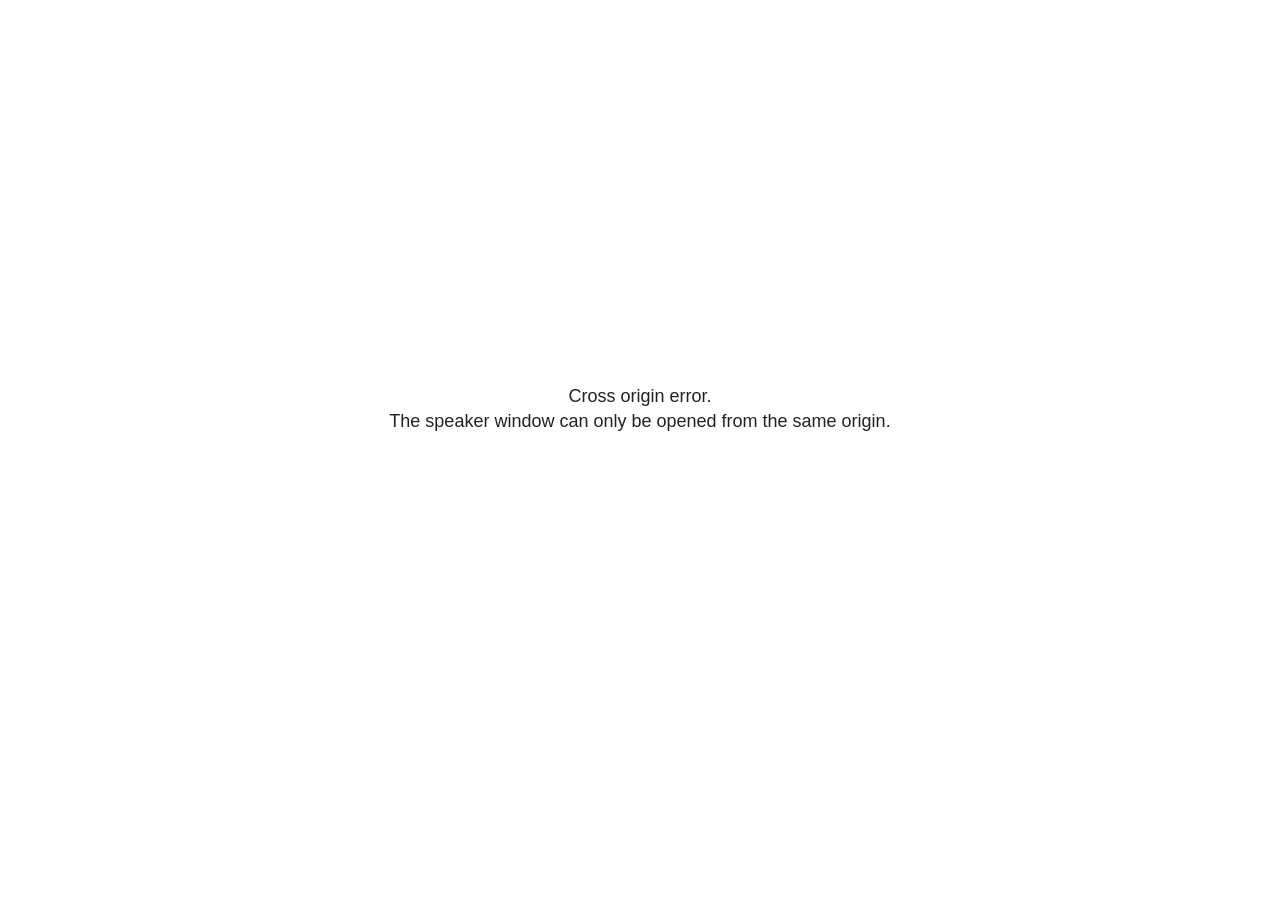
<file: site_libs/revealjs/plugin/notes/speaker-view.html>
<!--
	NOTE: You need to build the notes plugin after making changes to this file.
-->
<html lang="en">
	<head>
		<meta charset="utf-8">

		<title>reveal.js - Speaker View</title>

		<style>
			body {
				font-family: Helvetica;
				font-size: 18px;
			}

			#current-slide,
			#upcoming-slide,
			#speaker-controls {
				padding: 6px;
				box-sizing: border-box;
				-moz-box-sizing: border-box;
			}

			#current-slide iframe,
			#upcoming-slide iframe {
				width: 100%;
				height: 100%;
				border: 1px solid #ddd;
			}

			#current-slide .label,
			#upcoming-slide .label {
				position: absolute;
				top: 10px;
				left: 10px;
				z-index: 2;
			}

			#connection-status {
				position: absolute;
				top: 0;
				left: 0;
				width: 100%;
				height: 100%;
				z-index: 20;
				padding: 30% 20% 20% 20%;
				font-size: 18px;
				color: #222;
				background: #fff;
				text-align: center;
				box-sizing: border-box;
				line-height: 1.4;
			}

			.overlay-element {
				height: 34px;
				line-height: 34px;
				padding: 0 10px;
				text-shadow: none;
				background: rgba( 220, 220, 220, 0.8 );
				color: #222;
				font-size: 14px;
			}

			.overlay-element.interactive:hover {
				background: rgba( 220, 220, 220, 1 );
			}

			#current-slide {
				position: absolute;
				width: 60%;
				height: 100%;
				top: 0;
				left: 0;
				padding-right: 0;
			}

			#upcoming-slide {
				position: absolute;
				width: 40%;
				height: 40%;
				right: 0;
				top: 0;
			}

			/* Speaker controls */
			#speaker-controls {
				position: absolute;
				top: 40%;
				right: 0;
				width: 40%;
				height: 60%;
				overflow: auto;
				font-size: 18px;
			}

				.speaker-controls-time.hidden,
				.speaker-controls-notes.hidden {
					display: none;
				}

				.speaker-controls-time .label,
				.speaker-controls-pace .label,
				.speaker-controls-notes .label {
					text-transform: uppercase;
					font-weight: normal;
					font-size: 0.66em;
					color: #666;
					margin: 0;
				}

				.speaker-controls-time, .speaker-controls-pace {
					border-bottom: 1px solid rgba( 200, 200, 200, 0.5 );
					margin-bottom: 10px;
					padding: 10px 16px;
					padding-bottom: 20px;
					cursor: pointer;
				}

				.speaker-controls-time .reset-button {
					opacity: 0;
					float: right;
					color: #666;
					text-decoration: none;
				}
				.speaker-controls-time:hover .reset-button {
					opacity: 1;
				}

				.speaker-controls-time .timer,
				.speaker-controls-time .clock {
					width: 50%;
				}

				.speaker-controls-time .timer,
				.speaker-controls-time .clock,
				.speaker-controls-time .pacing .hours-value,
				.speaker-controls-time .pacing .minutes-value,
				.speaker-controls-time .pacing .seconds-value {
					font-size: 1.9em;
				}

				.speaker-controls-time .timer {
					float: left;
				}

				.speaker-controls-time .clock {
					float: right;
					text-align: right;
				}

				.speaker-controls-time span.mute {
					opacity: 0.3;
				}

				.speaker-controls-time .pacing-title {
					margin-top: 5px;
				}

				.speaker-controls-time .pacing.ahead {
					color: blue;
				}

				.speaker-controls-time .pacing.on-track {
					color: green;
				}

				.speaker-controls-time .pacing.behind {
					color: red;
				}

				.speaker-controls-notes {
					padding: 10px 16px;
				}

				.speaker-controls-notes .value {
					margin-top: 5px;
					line-height: 1.4;
					font-size: 1.2em;
				}

			/* Layout selector */
			#speaker-layout {
				position: absolute;
				top: 10px;
				right: 10px;
				color: #222;
				z-index: 10;
			}
				#speaker-layout select {
					position: absolute;
					width: 100%;
					height: 100%;
					top: 0;
					left: 0;
					border: 0;
					box-shadow: 0;
					cursor: pointer;
					opacity: 0;

					font-size: 1em;
					background-color: transparent;

					-moz-appearance: none;
					-webkit-appearance: none;
					-webkit-tap-highlight-color: rgba(0, 0, 0, 0);
				}

				#speaker-layout:focus-within {
					outline: 2px solid currentColor;
					outline-offset: 3px;
				}

				#speaker-layout select:focus {
					outline: none;
					box-shadow: none;
				}

			.clear {
				clear: both;
			}

			/* Speaker layout: Wide */
			body[data-speaker-layout="wide"] #current-slide,
			body[data-speaker-layout="wide"] #upcoming-slide {
				width: 50%;
				height: 45%;
				padding: 6px;
			}

			body[data-speaker-layout="wide"] #current-slide {
				top: 0;
				left: 0;
			}

			body[data-speaker-layout="wide"] #upcoming-slide {
				top: 0;
				left: 50%;
			}

			body[data-speaker-layout="wide"] #speaker-controls {
				top: 45%;
				left: 0;
				width: 100%;
				height: 50%;
				font-size: 1.25em;
			}

			/* Speaker layout: Tall */
			body[data-speaker-layout="tall"] #current-slide,
			body[data-speaker-layout="tall"] #upcoming-slide {
				width: 45%;
				height: 50%;
				padding: 6px;
			}

			body[data-speaker-layout="tall"] #current-slide {
				top: 0;
				left: 0;
			}

			body[data-speaker-layout="tall"] #upcoming-slide {
				top: 50%;
				left: 0;
			}

			body[data-speaker-layout="tall"] #speaker-controls {
				padding-top: 40px;
				top: 0;
				left: 45%;
				width: 55%;
				height: 100%;
				font-size: 1.25em;
			}

			/* Speaker layout: Notes only */
			body[data-speaker-layout="notes-only"] #current-slide,
			body[data-speaker-layout="notes-only"] #upcoming-slide {
				display: none;
			}

			body[data-speaker-layout="notes-only"] #speaker-controls {
				padding-top: 40px;
				top: 0;
				left: 0;
				width: 100%;
				height: 100%;
				font-size: 1.25em;
			}

			@media screen and (max-width: 1080px) {
				body[data-speaker-layout="default"] #speaker-controls {
					font-size: 16px;
				}
			}

			@media screen and (max-width: 900px) {
				body[data-speaker-layout="default"] #speaker-controls {
					font-size: 14px;
				}
			}

			@media screen and (max-width: 800px) {
				body[data-speaker-layout="default"] #speaker-controls {
					font-size: 12px;
				}
			}

		</style>
	</head>

	<body>

		<div id="connection-status">Loading speaker view...</div>

		<div id="current-slide" role="region" aria-label="Current slide"></div>
		<div id="upcoming-slide" role="region" aria-label="Upcoming slide"><span class="overlay-element label">Upcoming</span></div>
		<div id="speaker-controls">
			<div class="speaker-controls-time" role="region" aria-label="Time">
				<h4 class="label">Time <span class="reset-button">Click to Reset</span></h4>
				<div class="clock">
					<span class="clock-value">0:00 AM</span>
				</div>
				<div class="timer">
					<span class="hours-value">00</span><span class="minutes-value">:00</span><span class="seconds-value">:00</span>
				</div>
				<div class="clear"></div>

				<h4 class="label pacing-title" style="display: none">Pacing – Time to finish current slide</h4>
				<div class="pacing" style="display: none">
					<span class="hours-value">00</span><span class="minutes-value">:00</span><span class="seconds-value">:00</span>
				</div>
			</div>

			<div class="speaker-controls-notes hidden" role="region" aria-label="Speaker notes">
				<h4 class="label">Notes</h4>
				<div class="value"></div>
			</div>
		</div>
		<div id="speaker-layout" class="overlay-element interactive">
			<label for="speaker-layout-dropdown" class="speaker-layout-label">Layout</label><span class="speaker-layout-value" aria-hidden="true"></span>
			<select id="speaker-layout-dropdown" class="speaker-layout-dropdown"></select>
		</div>

		<script>

			(function() {

				var notes,
					notesValue,
					currentState,
					currentSlide,
					upcomingSlide,
					layoutLabel,
					layoutDropdown,
					pendingCalls = {},
					lastRevealApiCallId = 0,
					connected = false

				var connectionStatus = document.querySelector( '#connection-status' );

				var SPEAKER_LAYOUTS = {
					'default': 'Default',
					'wide': 'Wide',
					'tall': 'Tall',
					'notes-only': 'Notes only'
				};

				setupLayout();

				let openerOrigin;

				try {
					openerOrigin = window.opener.location.origin;
				}
				catch ( error ) { console.warn( error ) }

				// In order to prevent XSS, the speaker view will only run if its
				// opener has the same origin as itself
				if( window.location.origin !== openerOrigin ) {
					connectionStatus.innerHTML = 'Cross origin error.<br>The speaker window can only be opened from the same origin.';
					return;
				}

				var connectionTimeout = setTimeout( function() {
					connectionStatus.innerHTML = 'Error connecting to main window.<br>Please try closing and reopening the speaker view.';
				}, 5000 );

				window.addEventListener( 'message', function( event ) {

					// Validate the origin of all messages to avoid parsing messages
					// that aren't meant for us. Ignore when running off file:// so
					// that the speaker view continues to work without a web server.
					if( window.location.origin !== event.origin && window.location.origin !== 'file://' ) {
						return
					}

					clearTimeout( connectionTimeout );
					connectionStatus.style.display = 'none';

					var data = JSON.parse( event.data );

					// The overview mode is only useful to the reveal.js instance
					// where navigation occurs so we don't sync it
					if( data.state ) delete data.state.overview;

					// Messages sent by the notes plugin inside of the main window
					if( data && data.namespace === 'reveal-notes' ) {
						if( data.type === 'connect' ) {
							handleConnectMessage( data );
						}
						else if( data.type === 'state' ) {
							handleStateMessage( data );
						}
						else if( data.type === 'return' ) {
							pendingCalls[data.callId](data.result);
							delete pendingCalls[data.callId];
						}
					}
					// Messages sent by the reveal.js inside of the current slide preview
					else if( data && data.namespace === 'reveal' ) {
						if( /ready/.test( data.eventName ) ) {
							// Send a message back to notify that the handshake is complete
							window.opener.postMessage( JSON.stringify({ namespace: 'reveal-notes', type: 'connected'} ), '*' );
						}
						else if( /slidechanged|fragmentshown|fragmenthidden|paused|resumed/.test( data.eventName ) && currentState !== JSON.stringify( data.state ) ) {

							dispatchStateToMainWindow( data.state );

						}
					}

				} );

				/**
				 * Updates the presentation in the main window to match the state
				 * of the presentation in the notes window.
				 */
				const dispatchStateToMainWindow = debounce(( state ) => {
					window.opener.postMessage( JSON.stringify({ method: 'setState', args: [ state ]} ), '*' );
				}, 500);

				/**
				 * Asynchronously calls the Reveal.js API of the main frame.
				 */
				function callRevealApi( methodName, methodArguments, callback ) {

					var callId = ++lastRevealApiCallId;
					pendingCalls[callId] = callback;
					window.opener.postMessage( JSON.stringify( {
						namespace: 'reveal-notes',
						type: 'call',
						callId: callId,
						methodName: methodName,
						arguments: methodArguments
					} ), '*' );

				}

				/**
				 * Called when the main window is trying to establish a
				 * connection.
				 */
				function handleConnectMessage( data ) {

					if( connected === false ) {
						connected = true;

						setupIframes( data );
						setupKeyboard();
						setupNotes();
						setupTimer();
						setupHeartbeat();
					}

				}

				/**
				 * Called when the main window sends an updated state.
				 */
				function handleStateMessage( data ) {

					// Store the most recently set state to avoid circular loops
					// applying the same state
					currentState = JSON.stringify( data.state );

					// No need for updating the notes in case of fragment changes
					if ( data.notes ) {
						notes.classList.remove( 'hidden' );
						notesValue.style.whiteSpace = data.whitespace;
						if( data.markdown ) {
							notesValue.innerHTML = marked( data.notes );
						}
						else {
							notesValue.innerHTML = data.notes;
						}
					}
					else {
						notes.classList.add( 'hidden' );
					}

					// Update the note slides
					currentSlide.contentWindow.postMessage( JSON.stringify({ method: 'setState', args: [ data.state ] }), '*' );
					upcomingSlide.contentWindow.postMessage( JSON.stringify({ method: 'setState', args: [ data.state ] }), '*' );
					upcomingSlide.contentWindow.postMessage( JSON.stringify({ method: 'next' }), '*' );

				}

				// Limit to max one state update per X ms
				handleStateMessage = debounce( handleStateMessage, 200 );

				/**
				 * Forward keyboard events to the current slide window.
				 * This enables keyboard events to work even if focus
				 * isn't set on the current slide iframe.
				 *
				 * Block F5 default handling, it reloads and disconnects
				 * the speaker notes window.
				 */
				function setupKeyboard() {

					document.addEventListener( 'keydown', function( event ) {
						if( event.keyCode === 116 || ( event.metaKey && event.keyCode === 82 ) ) {
							event.preventDefault();
							return false;
						}
						// Let native controls handle their own keys without advancing slides.
						if( event.target.closest( 'input, select, textarea, button, [contenteditable]' ) ) return;

						currentSlide.contentWindow.postMessage( JSON.stringify({ method: 'triggerKey', args: [ event.keyCode ] }), '*' );
					} );

				}

				/**
				 * Creates the preview iframes.
				 */
				function setupIframes( data ) {

					var params = [
						'receiver',
						'progress=false',
						'history=false',
						'transition=none',
						'autoSlide=0',
						'backgroundTransition=none'
					].join( '&' );

					var urlSeparator = /\?/.test(data.url) ? '&' : '?';
					var hash = '#/' + data.state.indexh + '/' + data.state.indexv;
					var currentURL = data.url + urlSeparator + params + '&scrollActivationWidth=false&postMessageEvents=true' + hash;
					var upcomingURL = data.url + urlSeparator + params + '&scrollActivationWidth=false&controls=false' + hash;

					currentSlide = document.createElement( 'iframe' );
					currentSlide.setAttribute( 'title', 'Current slide preview' );
					currentSlide.setAttribute( 'width', 1280 );
					currentSlide.setAttribute( 'height', 1024 );
					currentSlide.setAttribute( 'src', currentURL );
					document.querySelector( '#current-slide' ).appendChild( currentSlide );

					upcomingSlide = document.createElement( 'iframe' );
					upcomingSlide.setAttribute( 'title', 'Upcoming slide preview' );
					upcomingSlide.setAttribute( 'width', 640 );
					upcomingSlide.setAttribute( 'height', 512 );
					upcomingSlide.setAttribute( 'src', upcomingURL );
					document.querySelector( '#upcoming-slide' ).appendChild( upcomingSlide );

				}

				/**
				 * Setup the notes UI.
				 */
				function setupNotes() {

					notes = document.querySelector( '.speaker-controls-notes' );
					notesValue = document.querySelector( '.speaker-controls-notes .value' );

				}

				/**
				 * We send out a heartbeat at all times to ensure we can
				 * reconnect with the main presentation window after reloads.
				 */
				function setupHeartbeat() {

					setInterval( () => {
						window.opener.postMessage( JSON.stringify({ namespace: 'reveal-notes', type: 'heartbeat'} ), '*' );
					}, 1000 );

				}

				function getTimings( callback ) {

					callRevealApi( 'getSlidesAttributes', [], function ( slideAttributes ) {
						callRevealApi( 'getConfig', [], function ( config ) {
							var totalTime = config.totalTime;
							var minTimePerSlide = config.minimumTimePerSlide || 0;
							var defaultTiming = config.defaultTiming;
							if ((defaultTiming == null) && (totalTime == null)) {
								callback(null);
								return;
							}
							// Setting totalTime overrides defaultTiming
							if (totalTime) {
								defaultTiming = 0;
							}
							var timings = [];
							for ( var i in slideAttributes ) {
								var slide = slideAttributes[ i ];
								var timing = defaultTiming;
								if( slide.hasOwnProperty( 'data-timing' )) {
									var t = slide[ 'data-timing' ];
									timing = parseInt(t);
									if( isNaN(timing) ) {
										console.warn("Could not parse timing '" + t + "' of slide " + i + "; using default of " + defaultTiming);
										timing = defaultTiming;
									}
								}
								timings.push(timing);
							}
							if ( totalTime ) {
								// After we've allocated time to individual slides, we summarize it and
								// subtract it from the total time
								var remainingTime = totalTime - timings.reduce( function(a, b) { return a + b; }, 0 );
								// The remaining time is divided by the number of slides that have 0 seconds
								// allocated at the moment, giving the average time-per-slide on the remaining slides
								var remainingSlides = (timings.filter( function(x) { return x == 0 }) ).length
								var timePerSlide = Math.round( remainingTime / remainingSlides, 0 )
								// And now we replace every zero-value timing with that average
								timings = timings.map( function(x) { return (x==0 ? timePerSlide : x) } );
							}
							var slidesUnderMinimum = timings.filter( function(x) { return (x < minTimePerSlide) } ).length
							if ( slidesUnderMinimum ) {
								message = "The pacing time for " + slidesUnderMinimum + " slide(s) is under the configured minimum of " + minTimePerSlide + " seconds. Check the data-timing attribute on individual slides, or consider increasing the totalTime or minimumTimePerSlide configuration options (or removing some slides).";
								alert(message);
							}
							callback( timings );
						} );
					} );

				}

				/**
				 * Return the number of seconds allocated for presenting
				 * all slides up to and including this one.
				 */
				function getTimeAllocated( timings, callback ) {

					callRevealApi( 'getSlidePastCount', [], function ( currentSlide ) {
						var allocated = 0;
						for (var i in timings.slice(0, currentSlide + 1)) {
							allocated += timings[i];
						}
						callback( allocated );
					} );

				}

				/**
				 * Create the timer and clock and start updating them
				 * at an interval.
				 */
				function setupTimer() {

					var start = new Date(),
					timeEl = document.querySelector( '.speaker-controls-time' ),
					clockEl = timeEl.querySelector( '.clock-value' ),
					hoursEl = timeEl.querySelector( '.hours-value' ),
					minutesEl = timeEl.querySelector( '.minutes-value' ),
					secondsEl = timeEl.querySelector( '.seconds-value' ),
					pacingTitleEl = timeEl.querySelector( '.pacing-title' ),
					pacingEl = timeEl.querySelector( '.pacing' ),
					pacingHoursEl = pacingEl.querySelector( '.hours-value' ),
					pacingMinutesEl = pacingEl.querySelector( '.minutes-value' ),
					pacingSecondsEl = pacingEl.querySelector( '.seconds-value' );

					var timings = null;
					getTimings( function ( _timings ) {

						timings = _timings;
						if (_timings !== null) {
							pacingTitleEl.style.removeProperty('display');
							pacingEl.style.removeProperty('display');
						}

						// Update once directly
						_updateTimer();

						// Then update every second
						setInterval( _updateTimer, 1000 );

					} );


					function _resetTimer() {

						if (timings == null) {
							start = new Date();
							_updateTimer();
						}
						else {
							// Reset timer to beginning of current slide
							getTimeAllocated( timings, function ( slideEndTimingSeconds ) {
								var slideEndTiming = slideEndTimingSeconds * 1000;
								callRevealApi( 'getSlidePastCount', [], function ( currentSlide ) {
									var currentSlideTiming = timings[currentSlide] * 1000;
									var previousSlidesTiming = slideEndTiming - currentSlideTiming;
									var now = new Date();
									start = new Date(now.getTime() - previousSlidesTiming);
									_updateTimer();
								} );
							} );
						}

					}

					timeEl.addEventListener( 'click', function() {
						_resetTimer();
						return false;
					} );

					function _displayTime( hrEl, minEl, secEl, time) {

						var sign = Math.sign(time) == -1 ? "-" : "";
						time = Math.abs(Math.round(time / 1000));
						var seconds = time % 60;
						var minutes = Math.floor( time / 60 ) % 60 ;
						var hours = Math.floor( time / ( 60 * 60 )) ;
						hrEl.innerHTML = sign + zeroPadInteger( hours );
						if (hours == 0) {
							hrEl.classList.add( 'mute' );
						}
						else {
							hrEl.classList.remove( 'mute' );
						}
						minEl.innerHTML = ':' + zeroPadInteger( minutes );
						if (hours == 0 && minutes == 0) {
							minEl.classList.add( 'mute' );
						}
						else {
							minEl.classList.remove( 'mute' );
						}
						secEl.innerHTML = ':' + zeroPadInteger( seconds );
					}

					function _updateTimer() {

						var diff, hours, minutes, seconds,
						now = new Date();

						diff = now.getTime() - start.getTime();

						clockEl.innerHTML = now.toLocaleTimeString( 'en-US', { hour12: true, hour: '2-digit', minute:'2-digit' } );
						_displayTime( hoursEl, minutesEl, secondsEl, diff );
						if (timings !== null) {
							_updatePacing(diff);
						}

					}

					function _updatePacing(diff) {

						getTimeAllocated( timings, function ( slideEndTimingSeconds ) {
							var slideEndTiming = slideEndTimingSeconds * 1000;

							callRevealApi( 'getSlidePastCount', [], function ( currentSlide ) {
								var currentSlideTiming = timings[currentSlide] * 1000;
								var timeLeftCurrentSlide = slideEndTiming - diff;
								if (timeLeftCurrentSlide < 0) {
									pacingEl.className = 'pacing behind';
								}
								else if (timeLeftCurrentSlide < currentSlideTiming) {
									pacingEl.className = 'pacing on-track';
								}
								else {
									pacingEl.className = 'pacing ahead';
								}
								_displayTime( pacingHoursEl, pacingMinutesEl, pacingSecondsEl, timeLeftCurrentSlide );
							} );
						} );
					}

				}

				/**
				 * Sets up the speaker view layout and layout selector.
				 */
				function setupLayout() {

					layoutDropdown = document.querySelector( '.speaker-layout-dropdown' );
					layoutLabel = document.querySelector( '.speaker-layout-value' );

					// Render the list of available layouts
					for( var id in SPEAKER_LAYOUTS ) {
						var option = document.createElement( 'option' );
						option.setAttribute( 'value', id );
						option.textContent = SPEAKER_LAYOUTS[ id ];
						layoutDropdown.appendChild( option );
					}

					// Monitor the dropdown for changes
					layoutDropdown.addEventListener( 'change', function( event ) {

						setLayout( layoutDropdown.value );

					}, false );

					// Restore any currently persisted layout
					setLayout( getLayout() );

				}

				/**
				 * Sets a new speaker view layout. The layout is persisted
				 * in local storage.
				 */
				function setLayout( value ) {

					var title = SPEAKER_LAYOUTS[ value ];

					layoutLabel.textContent = title ? ( ': ' + title ) : '';
					layoutDropdown.value = value;

					document.body.setAttribute( 'data-speaker-layout', value );

					// Persist locally
					if( supportsLocalStorage() ) {
						window.localStorage.setItem( 'reveal-speaker-layout', value );
					}

				}

				/**
				 * Returns the ID of the most recently set speaker layout
				 * or our default layout if none has been set.
				 */
				function getLayout() {

					if( supportsLocalStorage() ) {
						var layout = window.localStorage.getItem( 'reveal-speaker-layout' );
						if( layout ) {
							return layout;
						}
					}

					// Default to the first record in the layouts hash
					for( var id in SPEAKER_LAYOUTS ) {
						return id;
					}

				}

				function supportsLocalStorage() {

					try {
						localStorage.setItem('test', 'test');
						localStorage.removeItem('test');
						return true;
					}
					catch( e ) {
						return false;
					}

				}

				function zeroPadInteger( num ) {

					var str = '00' + parseInt( num );
					return str.substring( str.length - 2 );

				}

				/**
				 * Limits the frequency at which a function can be called.
				 */
				function debounce( fn, ms ) {

					var lastTime = 0,
						timeout;

					return function() {

						var args = arguments;
						var context = this;

						clearTimeout( timeout );

						var timeSinceLastCall = Date.now() - lastTime;
						if( timeSinceLastCall > ms ) {
							fn.apply( context, args );
							lastTime = Date.now();
						}
						else {
							timeout = setTimeout( function() {
								fn.apply( context, args );
								lastTime = Date.now();
							}, ms - timeSinceLastCall );
						}

					}

				}

			})();

		</script>
	</body>
</html>
</file>
<file: site_libs/quarto-html/tippy.css>
.tippy-box[data-animation=fade][data-state=hidden]{opacity:0}[data-tippy-root]{max-width:calc(100vw - 10px)}.tippy-box{position:relative;background-color:#333;color:#fff;border-radius:4px;font-size:14px;line-height:1.4;white-space:normal;outline:0;transition-property:transform,visibility,opacity}.tippy-box[data-placement^=top]>.tippy-arrow{bottom:0}.tippy-box[data-placement^=top]>.tippy-arrow:before{bottom:-7px;left:0;border-width:8px 8px 0;border-top-color:initial;transform-origin:center top}.tippy-box[data-placement^=bottom]>.tippy-arrow{top:0}.tippy-box[data-placement^=bottom]>.tippy-arrow:before{top:-7px;left:0;border-width:0 8px 8px;border-bottom-color:initial;transform-origin:center bottom}.tippy-box[data-placement^=left]>.tippy-arrow{right:0}.tippy-box[data-placement^=left]>.tippy-arrow:before{border-width:8px 0 8px 8px;border-left-color:initial;right:-7px;transform-origin:center left}.tippy-box[data-placement^=right]>.tippy-arrow{left:0}.tippy-box[data-placement^=right]>.tippy-arrow:before{left:-7px;border-width:8px 8px 8px 0;border-right-color:initial;transform-origin:center right}.tippy-box[data-inertia][data-state=visible]{transition-timing-function:cubic-bezier(.54,1.5,.38,1.11)}.tippy-arrow{width:16px;height:16px;color:#333}.tippy-arrow:before{content:"";position:absolute;border-color:transparent;border-style:solid}.tippy-content{position:relative;padding:5px 9px;z-index:1}
</file>
<file: site_libs/quarto-html/quarto-syntax-highlighting-47407c29e8f0cbb45854e90f85b31c93.css>
/* quarto syntax highlight colors */
:root {
  --quarto-hl-ot-color: #003B4F;
  --quarto-hl-at-color: #657422;
  --quarto-hl-ss-color: #20794D;
  --quarto-hl-an-color: #5E5E5E;
  --quarto-hl-fu-color: #4758AB;
  --quarto-hl-st-color: #20794D;
  --quarto-hl-cf-color: #003B4F;
  --quarto-hl-op-color: #5E5E5E;
  --quarto-hl-er-color: #AD0000;
  --quarto-hl-bn-color: #AD0000;
  --quarto-hl-al-color: #AD0000;
  --quarto-hl-va-color: #111111;
  --quarto-hl-bu-color: inherit;
  --quarto-hl-ex-color: inherit;
  --quarto-hl-pp-color: #AD0000;
  --quarto-hl-in-color: #5E5E5E;
  --quarto-hl-vs-color: #20794D;
  --quarto-hl-wa-color: #5E5E5E;
  --quarto-hl-do-color: #5E5E5E;
  --quarto-hl-im-color: #00769E;
  --quarto-hl-ch-color: #20794D;
  --quarto-hl-dt-color: #AD0000;
  --quarto-hl-fl-color: #AD0000;
  --quarto-hl-co-color: #5E5E5E;
  --quarto-hl-cv-color: #5E5E5E;
  --quarto-hl-cn-color: #8f5902;
  --quarto-hl-sc-color: #5E5E5E;
  --quarto-hl-dv-color: #AD0000;
  --quarto-hl-kw-color: #003B4F;
}

/* other quarto variables */
:root {
  --quarto-font-monospace: "Fira Code";
}

/* syntax highlight based on Pandoc's rules */
pre > code.sourceCode > span {
  color: #003B4F;
}

code.sourceCode > span {
  color: #003B4F;
}

div.sourceCode,
div.sourceCode pre.sourceCode {
  color: #003B4F;
}

/* Normal */
code span {
  color: #003B4F;
}

/* Alert */
code span.al {
  color: #AD0000;
  font-style: inherit;
}

/* Annotation */
code span.an {
  color: #5E5E5E;
  font-style: inherit;
}

/* Attribute */
code span.at {
  color: #657422;
  font-style: inherit;
}

/* BaseN */
code span.bn {
  color: #AD0000;
  font-style: inherit;
}

/* BuiltIn */
code span.bu {
  font-style: inherit;
}

/* ControlFlow */
code span.cf {
  color: #003B4F;
  font-weight: bold;
  font-style: inherit;
}

/* Char */
code span.ch {
  color: #20794D;
  font-style: inherit;
}

/* Constant */
code span.cn {
  color: #8f5902;
  font-style: inherit;
}

/* Comment */
code span.co {
  color: #5E5E5E;
  font-style: inherit;
}

/* CommentVar */
code span.cv {
  color: #5E5E5E;
  font-style: italic;
}

/* Documentation */
code span.do {
  color: #5E5E5E;
  font-style: italic;
}

/* DataType */
code span.dt {
  color: #AD0000;
  font-style: inherit;
}

/* DecVal */
code span.dv {
  color: #AD0000;
  font-style: inherit;
}

/* Error */
code span.er {
  color: #AD0000;
  font-style: inherit;
}

/* Extension */
code span.ex {
  font-style: inherit;
}

/* Float */
code span.fl {
  color: #AD0000;
  font-style: inherit;
}

/* Function */
code span.fu {
  color: #4758AB;
  font-style: inherit;
}

/* Import */
code span.im {
  color: #00769E;
  font-style: inherit;
}

/* Information */
code span.in {
  color: #5E5E5E;
  font-style: inherit;
}

/* Keyword */
code span.kw {
  color: #003B4F;
  font-weight: bold;
  font-style: inherit;
}

/* Operator */
code span.op {
  color: #5E5E5E;
  font-style: inherit;
}

/* Other */
code span.ot {
  color: #003B4F;
  font-style: inherit;
}

/* Preprocessor */
code span.pp {
  color: #AD0000;
  font-style: inherit;
}

/* SpecialChar */
code span.sc {
  color: #5E5E5E;
  font-style: inherit;
}

/* SpecialString */
code span.ss {
  color: #20794D;
  font-style: inherit;
}

/* String */
code span.st {
  color: #20794D;
  font-style: inherit;
}

/* Variable */
code span.va {
  color: #111111;
  font-style: inherit;
}

/* VerbatimString */
code span.vs {
  color: #20794D;
  font-style: inherit;
}

/* Warning */
code span.wa {
  color: #5E5E5E;
  font-style: italic;
}

.prevent-inlining {
  content: "</";
}

/*# sourceMappingURL=3411789f77267fbdaa19804bd9b2834b.css.map */
</file>
<file: site_libs/quarto-html/quarto-syntax-highlighting-dark-29bebc711971320925fa0dba636024dd.css>
/* quarto syntax highlight colors */
:root {
  --quarto-hl-al-color: #f07178;
  --quarto-hl-an-color: #d4d0ab;
  --quarto-hl-at-color: #00e0e0;
  --quarto-hl-bn-color: #d4d0ab;
  --quarto-hl-bu-color: #abe338;
  --quarto-hl-ch-color: #abe338;
  --quarto-hl-co-color: #f8f8f2;
  --quarto-hl-cv-color: #ffd700;
  --quarto-hl-cn-color: #ffd700;
  --quarto-hl-cf-color: #ffa07a;
  --quarto-hl-dt-color: #ffa07a;
  --quarto-hl-dv-color: #d4d0ab;
  --quarto-hl-do-color: #f8f8f2;
  --quarto-hl-er-color: #f07178;
  --quarto-hl-ex-color: #00e0e0;
  --quarto-hl-fl-color: #d4d0ab;
  --quarto-hl-fu-color: #ffa07a;
  --quarto-hl-im-color: #abe338;
  --quarto-hl-in-color: #d4d0ab;
  --quarto-hl-kw-color: #ffa07a;
  --quarto-hl-op-color: #ffa07a;
  --quarto-hl-ot-color: #00e0e0;
  --quarto-hl-pp-color: #dcc6e0;
  --quarto-hl-re-color: #00e0e0;
  --quarto-hl-sc-color: #abe338;
  --quarto-hl-ss-color: #abe338;
  --quarto-hl-st-color: #abe338;
  --quarto-hl-va-color: #00e0e0;
  --quarto-hl-vs-color: #abe338;
  --quarto-hl-wa-color: #dcc6e0;
}

/* other quarto variables */
:root {
  --quarto-font-monospace: "Fira Code";
}

/* syntax highlight based on Pandoc's rules */
pre > code.sourceCode > span {
  color: #f8f8f2;
}

code.sourceCode > span {
  color: #f8f8f2;
}

div.sourceCode,
div.sourceCode pre.sourceCode {
  color: #f8f8f2;
}

/* Normal */
code span {
  color: #f8f8f2;
}

/* Alert */
code span.al {
  color: #f07178;
}

/* Annotation */
code span.an {
  color: #d4d0ab;
}

/* Attribute */
code span.at {
  color: #00e0e0;
}

/* BaseN */
code span.bn {
  color: #d4d0ab;
}

/* BuiltIn */
code span.bu {
  color: #abe338;
}

/* ControlFlow */
code span.cf {
  font-weight: bold;
  color: #ffa07a;
}

/* Char */
code span.ch {
  color: #abe338;
}

/* Constant */
code span.cn {
  color: #ffd700;
}

/* Comment */
code span.co {
  font-style: italic;
  color: #f8f8f2;
}

/* CommentVar */
code span.cv {
  color: #ffd700;
}

/* Documentation */
code span.do {
  color: #f8f8f2;
}

/* DataType */
code span.dt {
  color: #ffa07a;
}

/* DecVal */
code span.dv {
  color: #d4d0ab;
}

/* Error */
code span.er {
  color: #f07178;
  text-decoration: underline;
}

/* Extension */
code span.ex {
  font-weight: bold;
  color: #00e0e0;
}

/* Float */
code span.fl {
  color: #d4d0ab;
}

/* Function */
code span.fu {
  color: #ffa07a;
}

/* Import */
code span.im {
  color: #abe338;
}

/* Information */
code span.in {
  color: #d4d0ab;
}

/* Keyword */
code span.kw {
  font-weight: bold;
  color: #ffa07a;
}

/* Operator */
code span.op {
  color: #ffa07a;
}

/* Other */
code span.ot {
  color: #00e0e0;
}

/* Preprocessor */
code span.pp {
  color: #dcc6e0;
}

/* RegionMarker */
code span.re {
  background-color: #f8f8f2;
  color: #00e0e0;
}

/* SpecialChar */
code span.sc {
  color: #abe338;
}

/* SpecialString */
code span.ss {
  color: #abe338;
}

/* String */
code span.st {
  color: #abe338;
}

/* Variable */
code span.va {
  color: #00e0e0;
}

/* VerbatimString */
code span.vs {
  color: #abe338;
}

/* Warning */
code span.wa {
  color: #dcc6e0;
}

.prevent-inlining {
  content: "</";
}

/*# sourceMappingURL=cc359c731829013d7746b8de1efb17d0.css.map */
</file>
